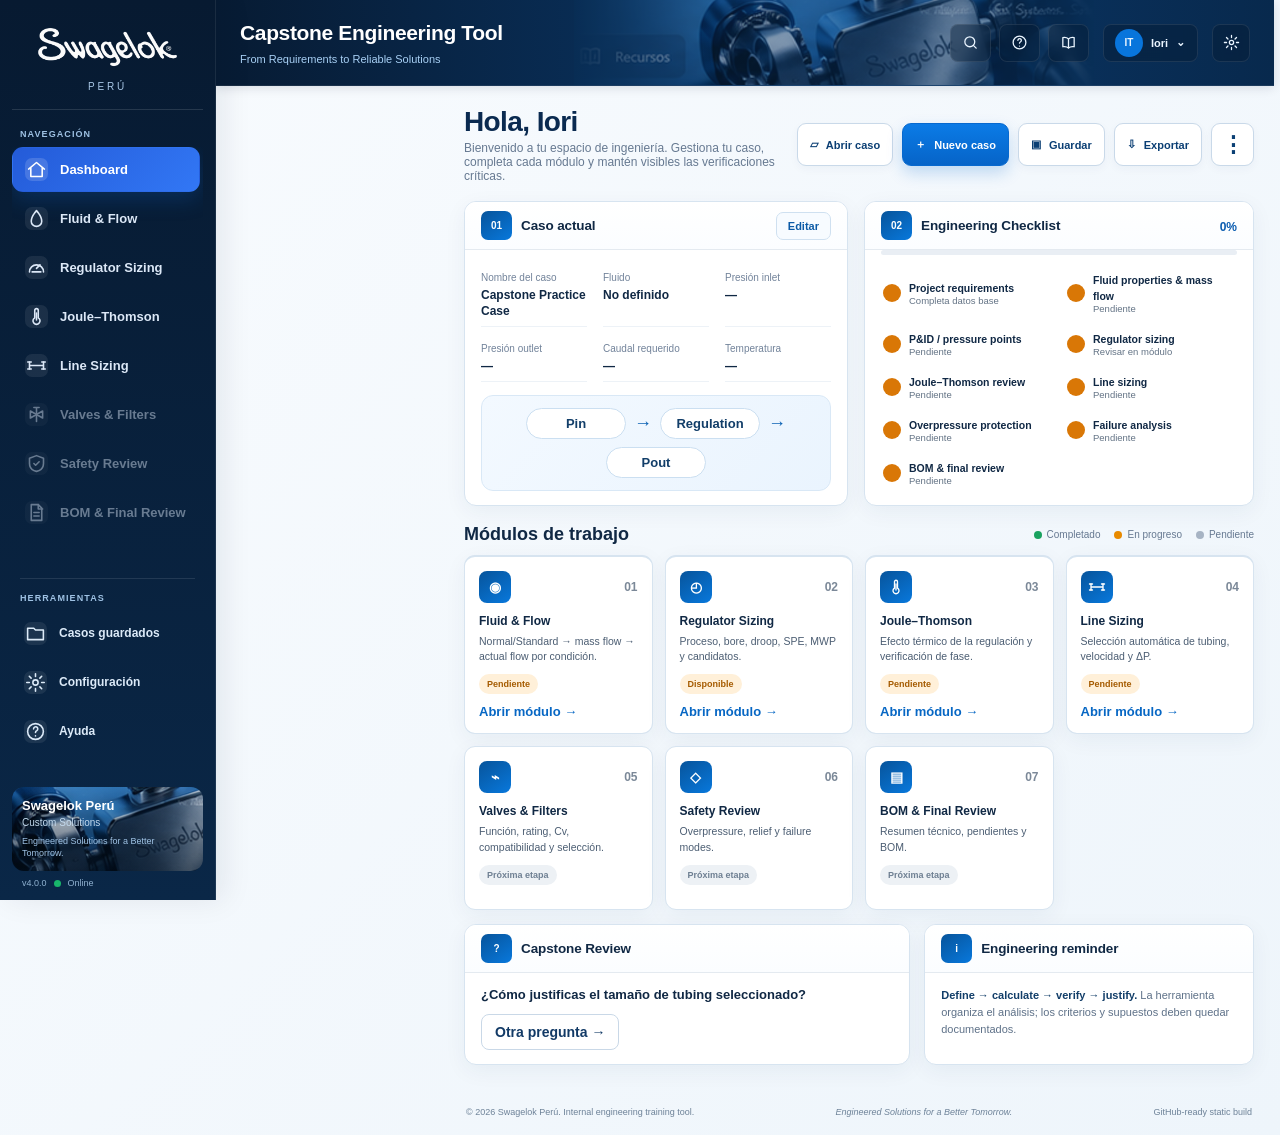
<file: index.html>
<!doctype html>
<html lang="es"><head><meta charset="utf-8"><meta name="viewport" content="width=device-width,initial-scale=1"><title>Swagelok Capstone Engineering Tool</title><link rel="stylesheet" href="styles.css"><link rel="stylesheet" href="capstone.css"></head>
<body class="capstone-page pro-dashboard">
<header class="suite-topbar pro-topbar"><div class="suite-title"><strong>Capstone Engineering Tool</strong><small>From Requirements to Reliable Solutions</small></div><div class="header-visual"></div><div class="global-tools"><button onclick="focusGlobalSearch()"><svg viewBox="0 0 24 24"><circle cx="11" cy="11" r="7"/><path d="m20 20-4-4"/></svg><span>Buscar</span><kbd>Ctrl + K</kbd></button><button onclick="showHelp()"><svg viewBox="0 0 24 24"><circle cx="12" cy="12" r="9"/><path d="M9.8 9a2.4 2.4 0 1 1 3.7 2c-1 .6-1.5 1.1-1.5 2M12 17h.01"/></svg><span>Ayuda</span></button><button onclick="showResources()"><svg viewBox="0 0 24 24"><path d="M4 5c4-1 6 0 8 2v13c-2-2-4-3-8-2V5Zm16 0c-4-1-6 0-8 2v13c2-2 4-3 8-2V5Z"/></svg><span>Recursos</span></button></div><button class="profile-button"><span class="avatar">IT</span><span>Iori</span><span>⌄</span></button><button class="settings-icon" onclick="openSettings()"><svg viewBox="0 0 24 24"><circle cx="12" cy="12" r="3"/><path d="M12 2v3M12 19v3M4.9 4.9 7 7M17 17l2.1 2.1M2 12h3M19 12h3M4.9 19.1 7 17M17 7l2.1-2.1"/></svg></button></header>
<aside class="suite-sidebar pro-sidebar"><div class="suite-brand"><img src="assets/logo/swagelok-white.png" alt="Swagelok"><span>PERÚ</span></div><div class="suite-section-label">NAVEGACIÓN</div><nav class="suite-nav">
<a class="suite-nav-item active" href="index.html"><span class="suite-nav-icon"><svg viewBox="0 0 24 24"><path d="M3 11.5 12 4l9 7.5"/><path d="M5.5 10.5V20h13v-9.5"/></svg></span><span>Dashboard</span></a>
<a class="suite-nav-item" href="fluid-flow.html"><span class="suite-nav-icon"><svg viewBox="0 0 24 24"><path d="M12 3s-6 7-6 12a6 6 0 0 0 12 0c0-5-6-12-6-12Z"/></svg></span><span>Fluid & Flow</span></a>
<a class="suite-nav-item" href="regulator.html"><span class="suite-nav-icon"><svg viewBox="0 0 24 24"><path d="M4 17a8 8 0 1 1 16 0"/><path d="m12 13 4-4"/><path d="M7 17h10"/></svg></span><span>Regulator Sizing</span></a>
<a class="suite-nav-item" href="joule-thomson.html"><span class="suite-nav-icon"><svg viewBox="0 0 24 24"><path d="M10 5a2 2 0 0 1 4 0v8.5a4 4 0 1 1-4 0Z"/><path d="M12 8v8"/></svg></span><span>Joule–Thomson</span></a>
<a class="suite-nav-item" href="line-sizing.html"><span class="suite-nav-icon"><svg viewBox="0 0 24 24"><path d="M4 8v8M20 8v8M4 12h16"/><path d="M2 8h4M18 8h4M2 16h4M18 16h4"/></svg></span><span>Line Sizing</span></a>
<a class="suite-nav-item disabled"><span class="suite-nav-icon"><svg viewBox="0 0 24 24"><path d="m5 8 7 4-7 4V8Zm14 0-7 4 7 4V8Z"/><path d="M12 4v16M9 4h6"/></svg></span><span>Valves & Filters</span></a>
<a class="suite-nav-item disabled"><span class="suite-nav-icon"><svg viewBox="0 0 24 24"><path d="M12 3 20 6v6c0 5-3.5 8-8 9-4.5-1-8-4-8-9V6l8-3Z"/><path d="m9 12 2 2 4-4"/></svg></span><span>Safety Review</span></a>
<a class="suite-nav-item disabled"><span class="suite-nav-icon"><svg viewBox="0 0 24 24"><path d="M6 3h8l4 4v14H6Z"/><path d="M14 3v5h5M9 12h6M9 16h6"/></svg></span><span>BOM & Final Review</span></a></nav>
<div class="suite-section-label tools-label">HERRAMIENTAS</div><nav class="suite-nav suite-tools"><button onclick="openSavedCases()"><span class="suite-nav-icon"><svg viewBox="0 0 24 24"><path d="M3 6h7l2 2h9v11H3Z"/></svg></span><span>Casos guardados</span></button><button onclick="openSettings()"><span class="suite-nav-icon"><svg viewBox="0 0 24 24"><circle cx="12" cy="12" r="3"/><path d="M12 2v3M12 19v3M4.9 4.9 7 7M17 17l2.1 2.1M2 12h3M19 12h3M4.9 19.1 7 17M17 7l2.1-2.1"/></svg></span><span>Configuración</span></button><button onclick="showHelp()"><span class="suite-nav-icon"><svg viewBox="0 0 24 24"><circle cx="12" cy="12" r="9"/><path d="M9.8 9a2.4 2.4 0 1 1 3.7 2c-1 .6-1.5 1.1-1.5 2M12 17h.01"/></svg></span><span>Ayuda</span></button></nav><div class="suite-sidebar-spacer"></div><a class="suite-footer-card" href="https://iori11taka.github.io/swagelok-tools-portal/"><strong>Swagelok Perú</strong><span>Custom Solutions</span><small>Engineered Solutions for a Better Tomorrow.</small></a><div class="version-row"><span>v4.0.0</span><span class="online-dot"></span><span>Online</span></div></aside>
<main class="app-shell pro-shell">
<div class="dashboard-welcome hero-welcome"><div><h1>Hola, Iori</h1><p>Bienvenido a tu espacio de ingeniería. Gestiona tu caso, completa cada módulo y mantén visibles las verificaciones críticas.</p></div><div class="workspace-actions"><button class="action-btn" onclick="openCaseFile()">▱ <span>Abrir caso</span></button><button class="action-btn primary" onclick="newCase()">＋ <span>Nuevo caso</span></button><button class="action-btn" onclick="saveCase()">▣ <span>Guardar</span></button><button class="action-btn" onclick="exportCase()">⇩ <span>Exportar</span></button><button class="action-btn square" onclick="showMoreMenu()">⋮</button></div></div><input id="caseFileInput" type="file" accept="application/json" hidden>
<section class="dashboard-top-grid">
<div class="section-card compact-card case-card"><div class="section-header"><div class="section-title-wrap"><span class="section-number navy">01</span><h2>Caso actual</h2></div><button class="text-action" onclick="toggleCaseEdit()">Editar</button></div><div class="case-compact-body"><div class="case-summary-grid" id="caseSummaryGrid"></div><div id="caseEditor" class="case-editor" hidden><div class="form-grid"><div class="form-group"><label>Nombre del caso</label><input id="caseName" value="Capstone Practice Case"></div><div class="form-group"><label>Fluido</label><input id="caseFluid" placeholder="Argon / Helium / GOX..."></div><div class="form-group"><label>Presión inlet</label><input id="casePin" placeholder="ej. 250 barg"></div><div class="form-group"><label>Presión outlet</label><input id="casePout" placeholder="ej. 10–11 barg"></div><div class="form-group"><label>Caudal requerido</label><input id="caseFlow" placeholder="ej. 5 NL/s"></div><div class="form-group"><label>Temperatura</label><input id="caseTemp" placeholder="ej. 15 °C"></div></div><div class="editor-actions"><button class="primary-top-button" onclick="saveCase();toggleCaseEdit(false)">Guardar requisitos</button><span id="saveMsg" class="save-msg"></span></div></div><div id="processSummary" class="process-summary pro-process"></div></div></div>
<div class="section-card compact-card checklist-card"><div class="section-header"><div class="section-title-wrap"><span class="section-number navy">02</span><h2>Engineering Checklist</h2></div><div class="progress-copy"><strong id="progressText">0%</strong></div></div><div class="progress-track"><span id="progressBar"></span></div><div id="checklist" class="checklist compact-checklist"></div></div>
</section>
<div class="section-row-heading"><h2>Módulos de trabajo</h2><div class="legend"><span><i class="lg done"></i>Completado</span><span><i class="lg progress"></i>En progreso</span><span><i class="lg pending"></i>Pendiente</span></div></div>
<section class="module-grid pro-module-grid" id="moduleGrid">
<a class="module-card ready" data-module="flow" href="fluid-flow.html"><div class="module-top"><span class="module-icon">◉</span><span class="module-num">01</span></div><h3>Fluid & Flow</h3><p>Normal/Standard → mass flow → actual flow por condición.</p><span class="module-status">Pendiente</span><b>Abrir módulo →</b></a>
<a class="module-card ready" data-module="reg" href="regulator.html"><div class="module-top"><span class="module-icon">◴</span><span class="module-num">02</span></div><h3>Regulator Sizing</h3><p>Proceso, bore, droop, SPE, MWP y candidatos.</p><span class="module-status">Disponible</span><b>Abrir módulo →</b></a>
<a class="module-card ready" data-module="jt" href="joule-thomson.html"><div class="module-top"><span class="module-icon"><svg viewBox="0 0 24 24"><path d="M10 5a2 2 0 0 1 4 0v8.5a4 4 0 1 1-4 0Z"/><path d="M12 8v8"/></svg></span><span class="module-num">03</span></div><h3>Joule–Thomson</h3><p>Efecto térmico de la regulación y verificación de fase.</p><span class="module-status">Pendiente</span><b>Abrir módulo →</b></a><a class="module-card ready" data-module="line" href="line-sizing.html"><div class="module-top"><span class="module-icon"><svg viewBox="0 0 24 24"><path d="M4 8v8M20 8v8M4 12h16"/><path d="M2 8h4M18 8h4M2 16h4M18 16h4"/></svg></span><span class="module-num">04</span></div><h3>Line Sizing</h3><p>Selección automática de tubing, velocidad y ΔP.</p><span class="module-status">Pendiente</span><b>Abrir módulo →</b></a>
<div class="module-card"><div class="module-top"><span class="module-icon">⌁</span><span class="module-num">05</span></div><h3>Valves & Filters</h3><p>Función, rating, Cv, compatibilidad y selección.</p><span class="module-status muted">Próxima etapa</span></div>
<div class="module-card"><div class="module-top"><span class="module-icon">◇</span><span class="module-num">06</span></div><h3>Safety Review</h3><p>Overpressure, relief y failure modes.</p><span class="module-status muted">Próxima etapa</span></div>
<div class="module-card"><div class="module-top"><span class="module-icon">▤</span><span class="module-num">07</span></div><h3>BOM & Final Review</h3><p>Resumen técnico, pendientes y BOM.</p><span class="module-status muted">Próxima etapa</span></div>
</section>
<section class="bottom-dashboard-grid"><div class="section-card review-card compact-card"><div class="section-header"><div class="section-title-wrap"><span class="section-number navy">?</span><h2>Capstone Review</h2></div></div><div class="review-q" id="reviewQ"></div><button class="header-btn ghost" onclick="nextQuestion()">Otra pregunta →</button></div><div class="section-card tip-card compact-card"><div class="section-header"><div class="section-title-wrap"><span class="section-number navy">i</span><h2>Engineering reminder</h2></div></div><p><strong>Define → calculate → verify → justify.</strong> La herramienta organiza el análisis; los criterios y supuestos deben quedar documentados.</p></div></section>
</main><footer class="app-footer"><span>© 2026 Swagelok Perú. Internal engineering training tool.</span><em>Engineered Solutions for a Better Tomorrow.</em><span>GitHub-ready static build</span></footer><script src="capstone.js"></script><script src="chrome.js"></script></body></html>
</file>
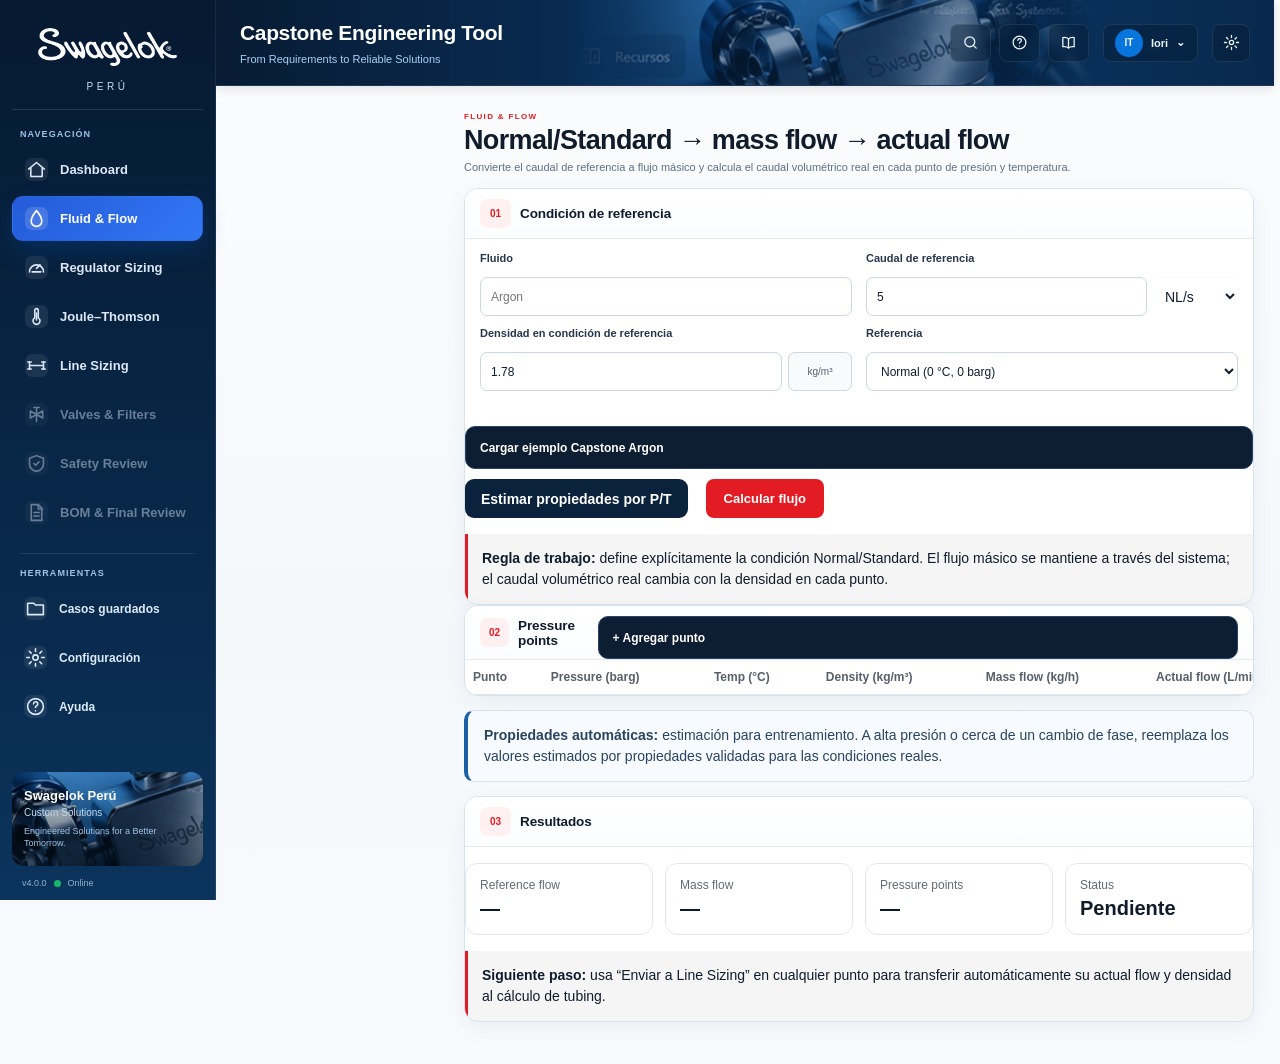
<file: fluid-flow.html>
<!doctype html>
<html lang="es"><head><meta charset="utf-8"><meta name="viewport" content="width=device-width,initial-scale=1"><title>Capstone | Fluid & Flow</title><link rel="stylesheet" href="styles.css"><link rel="stylesheet" href="capstone.css"></head><body>
<header class="suite-topbar pro-topbar"><div class="suite-title"><strong>Capstone Engineering Tool</strong><small>From Requirements to Reliable Solutions</small></div><div class="header-visual"></div><div class="global-tools"><button onclick="focusGlobalSearch()"><svg viewBox="0 0 24 24"><circle cx="11" cy="11" r="7"/><path d="m20 20-4-4"/></svg><span>Buscar</span><kbd>Ctrl + K</kbd></button><button onclick="showHelp()"><svg viewBox="0 0 24 24"><circle cx="12" cy="12" r="9"/><path d="M9.8 9a2.4 2.4 0 1 1 3.7 2c-1 .6-1.5 1.1-1.5 2M12 17h.01"/></svg><span>Ayuda</span></button><button onclick="showResources()"><svg viewBox="0 0 24 24"><path d="M4 5c4-1 6 0 8 2v13c-2-2-4-3-8-2V5Zm16 0c-4-1-6 0-8 2v13c2-2 4-3 8-2V5Z"/></svg><span>Recursos</span></button></div><button class="profile-button"><span class="avatar">IT</span><span>Iori</span><span>⌄</span></button><button class="settings-icon" onclick="openSettings()"><svg viewBox="0 0 24 24"><circle cx="12" cy="12" r="3"/><path d="M12 2v3M12 19v3M4.9 4.9 7 7M17 17l2.1 2.1M2 12h3M19 12h3M4.9 19.1 7 17M17 7l2.1-2.1"/></svg></button></header>
<aside class="suite-sidebar pro-sidebar"><div class="suite-brand"><img src="assets/logo/swagelok-white.png" alt="Swagelok"><span>PERÚ</span></div><div class="suite-section-label">NAVEGACIÓN</div><nav class="suite-nav">
<a class="suite-nav-item" href="index.html"><span class="suite-nav-icon"><svg viewBox="0 0 24 24"><path d="M3 11.5 12 4l9 7.5"/><path d="M5.5 10.5V20h13v-9.5"/></svg></span><span>Dashboard</span></a>
<a class="suite-nav-item active" href="fluid-flow.html"><span class="suite-nav-icon"><svg viewBox="0 0 24 24"><path d="M12 3s-6 7-6 12a6 6 0 0 0 12 0c0-5-6-12-6-12Z"/></svg></span><span>Fluid & Flow</span></a>
<a class="suite-nav-item" href="regulator.html"><span class="suite-nav-icon"><svg viewBox="0 0 24 24"><path d="M4 17a8 8 0 1 1 16 0"/><path d="m12 13 4-4"/><path d="M7 17h10"/></svg></span><span>Regulator Sizing</span></a>
<a class="suite-nav-item" href="joule-thomson.html"><span class="suite-nav-icon"><svg viewBox="0 0 24 24"><path d="M10 5a2 2 0 0 1 4 0v8.5a4 4 0 1 1-4 0Z"/><path d="M12 8v8"/></svg></span><span>Joule–Thomson</span></a>
<a class="suite-nav-item" href="line-sizing.html"><span class="suite-nav-icon"><svg viewBox="0 0 24 24"><path d="M4 8v8M20 8v8M4 12h16"/><path d="M2 8h4M18 8h4M2 16h4M18 16h4"/></svg></span><span>Line Sizing</span></a>
<a class="suite-nav-item disabled"><span class="suite-nav-icon"><svg viewBox="0 0 24 24"><path d="m5 8 7 4-7 4V8Zm14 0-7 4 7 4V8Z"/><path d="M12 4v16M9 4h6"/></svg></span><span>Valves & Filters</span></a>
<a class="suite-nav-item disabled"><span class="suite-nav-icon"><svg viewBox="0 0 24 24"><path d="M12 3 20 6v6c0 5-3.5 8-8 9-4.5-1-8-4-8-9V6l8-3Z"/><path d="m9 12 2 2 4-4"/></svg></span><span>Safety Review</span></a>
<a class="suite-nav-item disabled"><span class="suite-nav-icon"><svg viewBox="0 0 24 24"><path d="M6 3h8l4 4v14H6Z"/><path d="M14 3v5h5M9 12h6M9 16h6"/></svg></span><span>BOM & Final Review</span></a></nav>
<div class="suite-section-label tools-label">HERRAMIENTAS</div><nav class="suite-nav suite-tools"><button onclick="openSavedCases()"><span class="suite-nav-icon"><svg viewBox="0 0 24 24"><path d="M3 6h7l2 2h9v11H3Z"/></svg></span><span>Casos guardados</span></button><button onclick="openSettings()"><span class="suite-nav-icon"><svg viewBox="0 0 24 24"><circle cx="12" cy="12" r="3"/><path d="M12 2v3M12 19v3M4.9 4.9 7 7M17 17l2.1 2.1M2 12h3M19 12h3M4.9 19.1 7 17M17 7l2.1-2.1"/></svg></span><span>Configuración</span></button><button onclick="showHelp()"><span class="suite-nav-icon"><svg viewBox="0 0 24 24"><circle cx="12" cy="12" r="9"/><path d="M9.8 9a2.4 2.4 0 1 1 3.7 2c-1 .6-1.5 1.1-1.5 2M12 17h.01"/></svg></span><span>Ayuda</span></button></nav><div class="suite-sidebar-spacer"></div><a class="suite-footer-card" href="https://iori11taka.github.io/swagelok-tools-portal/"><strong>Swagelok Perú</strong><span>Custom Solutions</span><small>Engineered Solutions for a Better Tomorrow.</small></a><div class="version-row"><span>v4.0.0</span><span class="online-dot"></span><span>Online</span></div></aside>
<main class="app-shell"><div class="page-intro"><div class="intro-copy"><span class="eyebrow">FLUID & FLOW</span><h1>Normal/Standard → mass flow → actual flow</h1><p>Convierte el caudal de referencia a flujo másico y calcula el caudal volumétrico real en cada punto de presión y temperatura.</p></div></div>
<section class="section-card"><div class="section-header"><div class="section-title-wrap"><span class="section-number">01</span><h2>Condición de referencia</h2></div></div><div class="form-grid"><div class="form-group"><label>Fluido</label><input id="fluid" placeholder="Argon"></div><div class="form-group"><label>Caudal de referencia</label><div class="input-unit"><input id="refFlow" type="number" value="5" step="0.01"><select id="flowUnit"><option value="NLPS">NL/s</option><option value="NLPM">NL/min</option><option value="NM3H">Nm³/h</option></select></div></div><div class="form-group"><label>Densidad en condición de referencia</label><div class="input-unit"><input id="refDensity" type="number" value="1.78" step="0.001"><span class="unit-label">kg/m³</span></div></div><div class="form-group"><label>Referencia</label><select id="reference"><option>Normal (0 °C, 0 barg)</option><option>Standard (definir según proyecto)</option></select></div></div><div class="flow-actions"><button id="loadExample" class="suite-secondary-btn">Cargar ejemplo Capstone Argon</button><button id="autoProps" class="secondary-action" type="button">Estimar propiedades por P/T</button><button id="calculate" class="primary-top-button">Calcular flujo</button></div><div class="note-box"><strong>Regla de trabajo:</strong> define explícitamente la condición Normal/Standard. El flujo másico se mantiene a través del sistema; el caudal volumétrico real cambia con la densidad en cada punto.</div></section>
<section class="section-card"><div class="section-header"><div class="section-title-wrap"><span class="section-number">02</span><h2>Pressure points</h2></div><button id="addRow" class="suite-secondary-btn">+ Agregar punto</button></div><div class="flow-table-wrap"><table class="flow-table"><thead><tr><th>Punto</th><th>Pressure (barg)</th><th>Temp (°C)</th><th>Density (kg/m³)</th><th>Mass flow (kg/h)</th><th>Actual flow (L/min)</th><th></th></tr></thead><tbody id="pointsBody"></tbody></table></div></section>
<div class="engineering-note"><strong>Propiedades automáticas:</strong> estimación para entrenamiento. A alta presión o cerca de un cambio de fase, reemplaza los valores estimados por propiedades validadas para las condiciones reales.</div>
<section class="section-card"><div class="section-header"><div class="section-title-wrap"><span class="section-number">03</span><h2>Resultados</h2></div></div><div class="line-results"><div class="metric-box"><span>Reference flow</span><strong id="refOut">—</strong></div><div class="metric-box"><span>Mass flow</span><strong id="massOut">—</strong></div><div class="metric-box"><span>Pressure points</span><strong id="pointsOut">—</strong></div><div class="metric-box"><span>Status</span><strong id="statusOut">Pendiente</strong></div></div><div id="flowStatus"></div><div class="note-box"><strong>Siguiente paso:</strong> usa “Enviar a Line Sizing” en cualquier punto para transferir automáticamente su actual flow y densidad al cálculo de tubing.</div></section></main><script src="fluid-flow.js"></script><script src="chrome.js"></script></body></html>
</file>
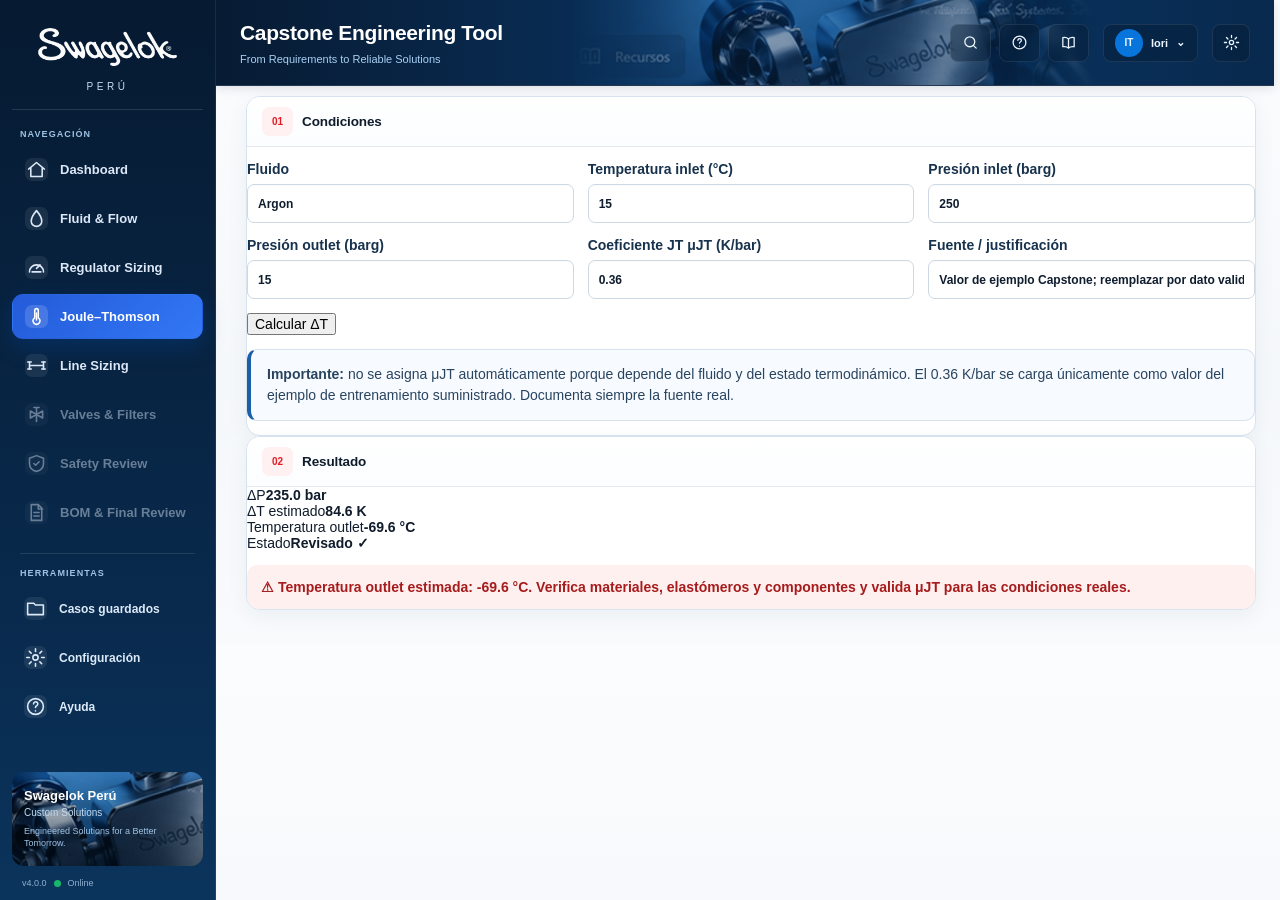
<file: joule-thomson.html>
<!doctype html><html lang="es"><head><meta charset="utf-8"><meta name="viewport" content="width=device-width,initial-scale=1"><title>Joule–Thomson | Capstone</title><link rel="stylesheet" href="styles.css"><link rel="stylesheet" href="capstone.css"></head><body><aside class="suite-sidebar pro-sidebar"><div class="suite-brand"><img src="assets/logo/swagelok-white.png" alt="Swagelok"><span>PERÚ</span></div><div class="suite-section-label">NAVEGACIÓN</div><nav class="suite-nav">
<a class="suite-nav-item" href="index.html"><span class="suite-nav-icon"><svg viewBox="0 0 24 24"><path d="M3 11.5 12 4l9 7.5"/><path d="M5.5 10.5V20h13v-9.5"/></svg></span><span>Dashboard</span></a>
<a class="suite-nav-item" href="fluid-flow.html"><span class="suite-nav-icon"><svg viewBox="0 0 24 24"><path d="M12 3s-6 7-6 12a6 6 0 0 0 12 0c0-5-6-12-6-12Z"/></svg></span><span>Fluid & Flow</span></a>
<a class="suite-nav-item" href="regulator.html"><span class="suite-nav-icon"><svg viewBox="0 0 24 24"><path d="M4 17a8 8 0 1 1 16 0"/><path d="m12 13 4-4"/><path d="M7 17h10"/></svg></span><span>Regulator Sizing</span></a>
<a class="suite-nav-item active" href="joule-thomson.html"><span class="suite-nav-icon"><svg viewBox="0 0 24 24"><path d="M10 5a2 2 0 0 1 4 0v8.5a4 4 0 1 1-4 0Z"/><path d="M12 8v8"/></svg></span><span>Joule–Thomson</span></a>
<a class="suite-nav-item" href="line-sizing.html"><span class="suite-nav-icon"><svg viewBox="0 0 24 24"><path d="M4 8v8M20 8v8M4 12h16"/><path d="M2 8h4M18 8h4M2 16h4M18 16h4"/></svg></span><span>Line Sizing</span></a>
<a class="suite-nav-item disabled"><span class="suite-nav-icon"><svg viewBox="0 0 24 24"><path d="m5 8 7 4-7 4V8Zm14 0-7 4 7 4V8Z"/><path d="M12 4v16M9 4h6"/></svg></span><span>Valves & Filters</span></a>
<a class="suite-nav-item disabled"><span class="suite-nav-icon"><svg viewBox="0 0 24 24"><path d="M12 3 20 6v6c0 5-3.5 8-8 9-4.5-1-8-4-8-9V6l8-3Z"/><path d="m9 12 2 2 4-4"/></svg></span><span>Safety Review</span></a>
<a class="suite-nav-item disabled"><span class="suite-nav-icon"><svg viewBox="0 0 24 24"><path d="M6 3h8l4 4v14H6Z"/><path d="M14 3v5h5M9 12h6M9 16h6"/></svg></span><span>BOM & Final Review</span></a></nav>
<div class="suite-section-label tools-label">HERRAMIENTAS</div><nav class="suite-nav suite-tools"><button onclick="openSavedCases()"><span class="suite-nav-icon"><svg viewBox="0 0 24 24"><path d="M3 6h7l2 2h9v11H3Z"/></svg></span><span>Casos guardados</span></button><button onclick="openSettings()"><span class="suite-nav-icon"><svg viewBox="0 0 24 24"><circle cx="12" cy="12" r="3"/><path d="M12 2v3M12 19v3M4.9 4.9 7 7M17 17l2.1 2.1M2 12h3M19 12h3M4.9 19.1 7 17M17 7l2.1-2.1"/></svg></span><span>Configuración</span></button><button onclick="showHelp()"><span class="suite-nav-icon"><svg viewBox="0 0 24 24"><circle cx="12" cy="12" r="9"/><path d="M9.8 9a2.4 2.4 0 1 1 3.7 2c-1 .6-1.5 1.1-1.5 2M12 17h.01"/></svg></span><span>Ayuda</span></button></nav><div class="suite-sidebar-spacer"></div><a class="suite-footer-card" href="https://iori11taka.github.io/swagelok-tools-portal/"><strong>Swagelok Perú</strong><span>Custom Solutions</span><small>Engineered Solutions for a Better Tomorrow.</small></a><div class="version-row"><span>v4.0.0</span><span class="online-dot"></span><span>Online</span></div></aside><header class="suite-topbar pro-topbar"><div class="suite-title"><strong>Capstone Engineering Tool</strong><small>From Requirements to Reliable Solutions</small></div><div class="header-visual"></div><div class="global-tools"><button onclick="focusGlobalSearch()"><svg viewBox="0 0 24 24"><circle cx="11" cy="11" r="7"/><path d="m20 20-4-4"/></svg><span>Buscar</span><kbd>Ctrl + K</kbd></button><button onclick="showHelp()"><svg viewBox="0 0 24 24"><circle cx="12" cy="12" r="9"/><path d="M9.8 9a2.4 2.4 0 1 1 3.7 2c-1 .6-1.5 1.1-1.5 2M12 17h.01"/></svg><span>Ayuda</span></button><button onclick="showResources()"><svg viewBox="0 0 24 24"><path d="M4 5c4-1 6 0 8 2v13c-2-2-4-3-8-2V5Zm16 0c-4-1-6 0-8 2v13c2-2 4-3 8-2V5Z"/></svg><span>Recursos</span></button></div><button class="profile-button"><span class="avatar">IT</span><span>Iori</span><span>⌄</span></button><button class="settings-icon" onclick="openSettings()"><svg viewBox="0 0 24 24"><circle cx="12" cy="12" r="3"/><path d="M12 2v3M12 19v3M4.9 4.9 7 7M17 17l2.1 2.1M2 12h3M19 12h3M4.9 19.1 7 17M17 7l2.1-2.1"/></svg></button></header><main class="app-shell"><div class="page-intro"><div class="intro-copy"><span class="eyebrow">THERMAL REVIEW</span><h1>Joule–Thomson temperature check</h1><p>Evalúa el cambio de temperatura asociado a una caída de presión y documenta el coeficiente utilizado.</p></div></div><section class="section-card"><div class="section-header"><div class="section-title-wrap"><span class="section-number">01</span><h2>Condiciones</h2></div></div><div class="jt-grid"><label>Fluido<input id="fluid" value="Argon"></label><label>Temperatura inlet (°C)<input id="tin" type="number" value="15"></label><label>Presión inlet (barg)<input id="pin" type="number" value="250"></label><label>Presión outlet (barg)<input id="pout" type="number" value="15"></label><label>Coeficiente JT μJT (K/bar)<input id="mu" type="number" step="0.01" value="0.36"></label><label>Fuente / justificación<input id="source" value="Valor de ejemplo Capstone; reemplazar por dato validado"></label></div><button id="calc" class="primary-action">Calcular ΔT</button><div class="engineering-note"><strong>Importante:</strong> no se asigna μJT automáticamente porque depende del fluido y del estado termodinámico. El 0.36 K/bar se carga únicamente como valor del ejemplo de entrenamiento suministrado. Documenta siempre la fuente real.</div></section><section class="section-card"><div class="section-header"><div class="section-title-wrap"><span class="section-number">02</span><h2>Resultado</h2></div></div><div class="result-grid"><div class="metric-card"><span>ΔP</span><strong id="dp">—</strong></div><div class="metric-card"><span>ΔT estimado</span><strong id="dt">—</strong></div><div class="metric-card"><span>Temperatura outlet</span><strong id="tout">—</strong></div><div class="metric-card"><span>Estado</span><strong id="statusText">Pendiente</strong></div></div><div id="banner" class="status-banner"></div></section></main><script src="joule-thomson.js"></script><script src="chrome.js"></script></body></html>
</file>
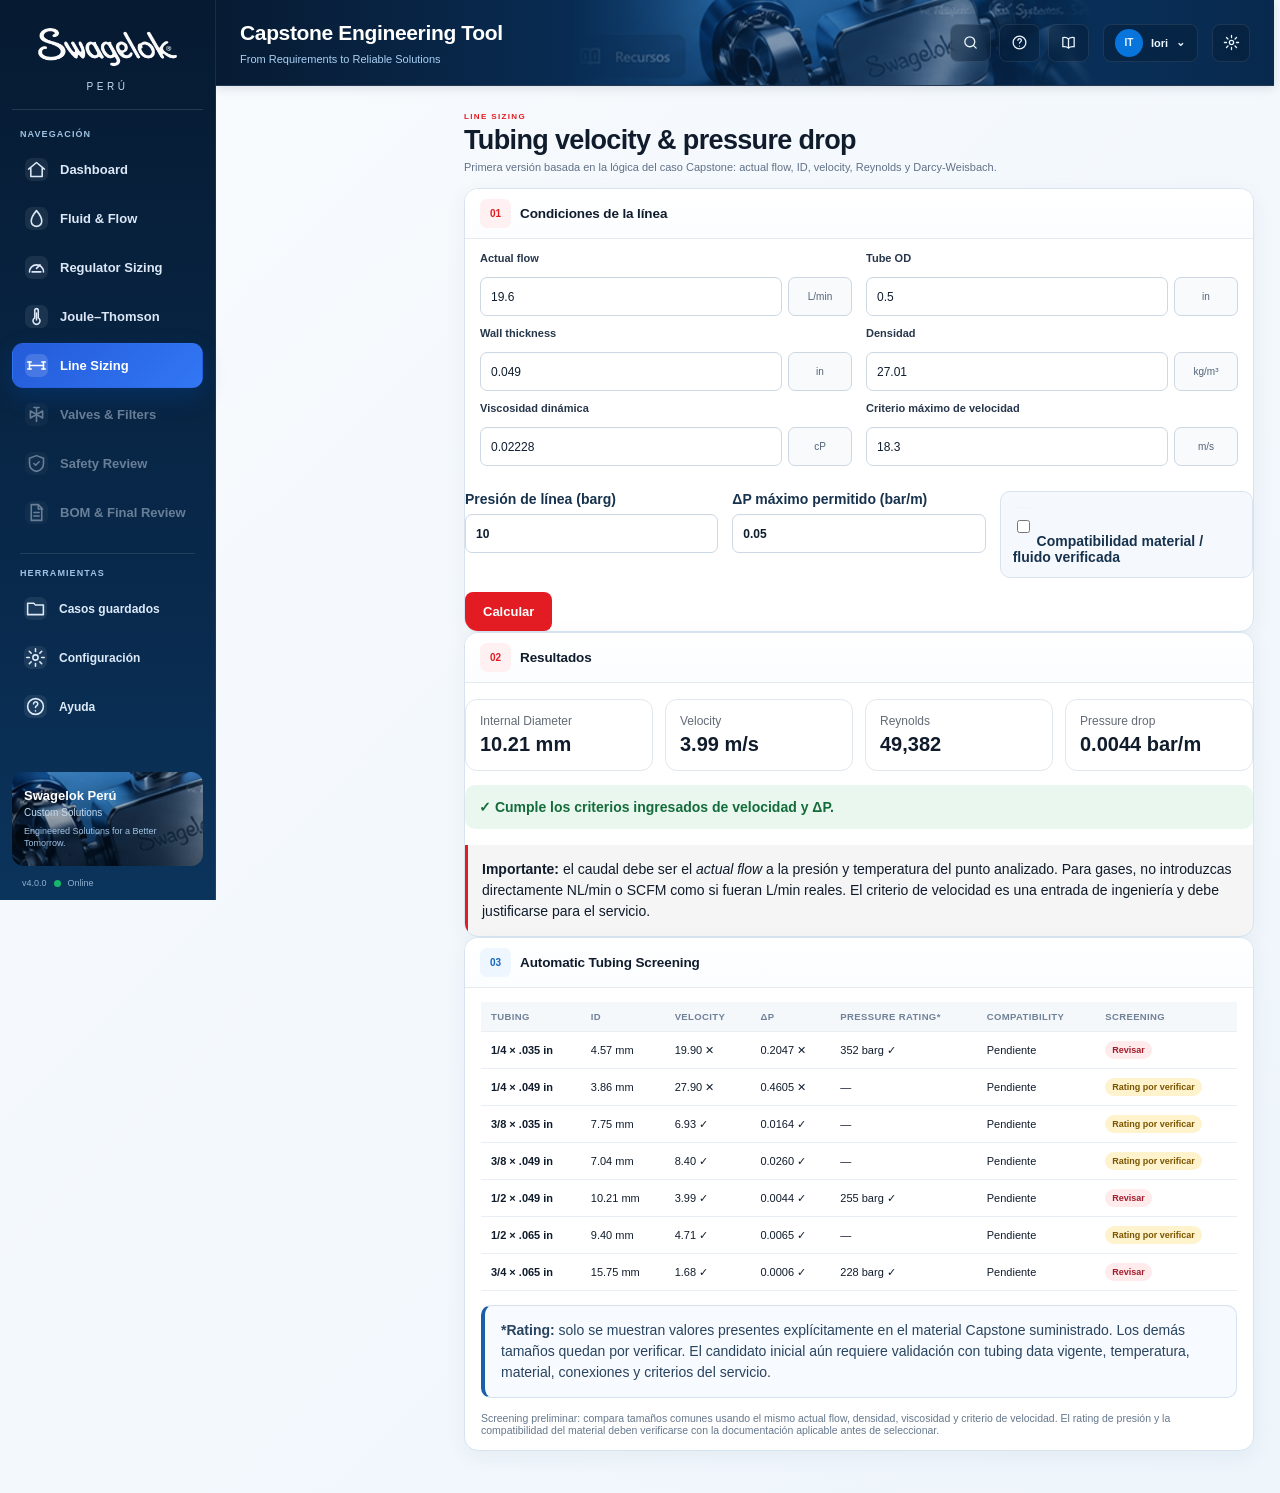
<file: line-sizing.html>
<!doctype html><html lang="es"><head><meta charset="utf-8"><meta name="viewport" content="width=device-width,initial-scale=1"><title>Capstone | Line Sizing</title><link rel="stylesheet" href="styles.css"><link rel="stylesheet" href="capstone.css"></head><body class="professional-page">
<header class="suite-topbar pro-topbar"><div class="suite-title"><strong>Capstone Engineering Tool</strong><small>From Requirements to Reliable Solutions</small></div><div class="header-visual"></div><div class="global-tools"><button onclick="focusGlobalSearch()"><svg viewBox="0 0 24 24"><circle cx="11" cy="11" r="7"/><path d="m20 20-4-4"/></svg><span>Buscar</span><kbd>Ctrl + K</kbd></button><button onclick="showHelp()"><svg viewBox="0 0 24 24"><circle cx="12" cy="12" r="9"/><path d="M9.8 9a2.4 2.4 0 1 1 3.7 2c-1 .6-1.5 1.1-1.5 2M12 17h.01"/></svg><span>Ayuda</span></button><button onclick="showResources()"><svg viewBox="0 0 24 24"><path d="M4 5c4-1 6 0 8 2v13c-2-2-4-3-8-2V5Zm16 0c-4-1-6 0-8 2v13c2-2 4-3 8-2V5Z"/></svg><span>Recursos</span></button></div><button class="profile-button"><span class="avatar">IT</span><span>Iori</span><span>⌄</span></button><button class="settings-icon" onclick="openSettings()"><svg viewBox="0 0 24 24"><circle cx="12" cy="12" r="3"/><path d="M12 2v3M12 19v3M4.9 4.9 7 7M17 17l2.1 2.1M2 12h3M19 12h3M4.9 19.1 7 17M17 7l2.1-2.1"/></svg></button></header>
<aside class="suite-sidebar pro-sidebar"><div class="suite-brand"><img src="assets/logo/swagelok-white.png" alt="Swagelok"><span>PERÚ</span></div><div class="suite-section-label">NAVEGACIÓN</div><nav class="suite-nav">
<a class="suite-nav-item" href="index.html"><span class="suite-nav-icon"><svg viewBox="0 0 24 24"><path d="M3 11.5 12 4l9 7.5"/><path d="M5.5 10.5V20h13v-9.5"/></svg></span><span>Dashboard</span></a>
<a class="suite-nav-item" href="fluid-flow.html"><span class="suite-nav-icon"><svg viewBox="0 0 24 24"><path d="M12 3s-6 7-6 12a6 6 0 0 0 12 0c0-5-6-12-6-12Z"/></svg></span><span>Fluid & Flow</span></a>
<a class="suite-nav-item" href="regulator.html"><span class="suite-nav-icon"><svg viewBox="0 0 24 24"><path d="M4 17a8 8 0 1 1 16 0"/><path d="m12 13 4-4"/><path d="M7 17h10"/></svg></span><span>Regulator Sizing</span></a>
<a class="suite-nav-item" href="joule-thomson.html"><span class="suite-nav-icon"><svg viewBox="0 0 24 24"><path d="M10 5a2 2 0 0 1 4 0v8.5a4 4 0 1 1-4 0Z"/><path d="M12 8v8"/></svg></span><span>Joule–Thomson</span></a>
<a class="suite-nav-item active" href="line-sizing.html"><span class="suite-nav-icon"><svg viewBox="0 0 24 24"><path d="M4 8v8M20 8v8M4 12h16"/><path d="M2 8h4M18 8h4M2 16h4M18 16h4"/></svg></span><span>Line Sizing</span></a>
<a class="suite-nav-item disabled"><span class="suite-nav-icon"><svg viewBox="0 0 24 24"><path d="m5 8 7 4-7 4V8Zm14 0-7 4 7 4V8Z"/><path d="M12 4v16M9 4h6"/></svg></span><span>Valves & Filters</span></a>
<a class="suite-nav-item disabled"><span class="suite-nav-icon"><svg viewBox="0 0 24 24"><path d="M12 3 20 6v6c0 5-3.5 8-8 9-4.5-1-8-4-8-9V6l8-3Z"/><path d="m9 12 2 2 4-4"/></svg></span><span>Safety Review</span></a>
<a class="suite-nav-item disabled"><span class="suite-nav-icon"><svg viewBox="0 0 24 24"><path d="M6 3h8l4 4v14H6Z"/><path d="M14 3v5h5M9 12h6M9 16h6"/></svg></span><span>BOM & Final Review</span></a></nav>
<div class="suite-section-label tools-label">HERRAMIENTAS</div><nav class="suite-nav suite-tools"><button onclick="openSavedCases()"><span class="suite-nav-icon"><svg viewBox="0 0 24 24"><path d="M3 6h7l2 2h9v11H3Z"/></svg></span><span>Casos guardados</span></button><button onclick="openSettings()"><span class="suite-nav-icon"><svg viewBox="0 0 24 24"><circle cx="12" cy="12" r="3"/><path d="M12 2v3M12 19v3M4.9 4.9 7 7M17 17l2.1 2.1M2 12h3M19 12h3M4.9 19.1 7 17M17 7l2.1-2.1"/></svg></span><span>Configuración</span></button><button onclick="showHelp()"><span class="suite-nav-icon"><svg viewBox="0 0 24 24"><circle cx="12" cy="12" r="9"/><path d="M9.8 9a2.4 2.4 0 1 1 3.7 2c-1 .6-1.5 1.1-1.5 2M12 17h.01"/></svg></span><span>Ayuda</span></button></nav><div class="suite-sidebar-spacer"></div><a class="suite-footer-card" href="https://iori11taka.github.io/swagelok-tools-portal/"><strong>Swagelok Perú</strong><span>Custom Solutions</span><small>Engineered Solutions for a Better Tomorrow.</small></a><div class="version-row"><span>v4.0.0</span><span class="online-dot"></span><span>Online</span></div></aside>
<main class="app-shell"><div class="page-intro"><div class="intro-copy"><span class="eyebrow">LINE SIZING</span><h1>Tubing velocity & pressure drop</h1><p>Primera versión basada en la lógica del caso Capstone: actual flow, ID, velocity, Reynolds y Darcy-Weisbach.</p></div></div>
<div id="importBanner" class="import-banner" hidden></div><section class="section-card"><div class="section-header"><div class="section-title-wrap"><span class="section-number">01</span><h2>Condiciones de la línea</h2></div></div><div class="form-grid"><div class="form-group"><label>Actual flow</label><div class="input-unit"><input id="flow" type="number" value="19.6" step="0.1"><span class="unit-label">L/min</span></div></div><div class="form-group"><label>Tube OD</label><div class="input-unit"><input id="od" type="number" value="0.5" step="0.001"><span class="unit-label">in</span></div></div><div class="form-group"><label>Wall thickness</label><div class="input-unit"><input id="wall" type="number" value="0.049" step="0.001"><span class="unit-label">in</span></div></div><div class="form-group"><label>Densidad</label><div class="input-unit"><input id="rho" type="number" value="27.01" step="0.01"><span class="unit-label">kg/m³</span></div></div><div class="form-group"><label>Viscosidad dinámica</label><div class="input-unit"><input id="mu" type="number" value="0.02228" step="0.00001"><span class="unit-label">cP</span></div></div><div class="form-group"><label>Criterio máximo de velocidad</label><div class="input-unit"><input id="vmax" type="number" value="18.3" step="0.1"><span class="unit-label">m/s</span></div></div></div><div class="advanced-grid"><label>Presión de línea (barg)<input id="linePressure" type="number" step="0.1" value="10"></label><label>ΔP máximo permitido (bar/m)<input id="dpMax" type="number" step="0.001" value="0.05"></label><label class="compat-check"><span><input id="compat" type="checkbox"> Compatibilidad material / fluido verificada</span></label></div><button id="calc" class="primary-top-button">Calcular</button><div id="validationMessage"></div></section>
<section class="section-card"><div class="section-header"><div class="section-title-wrap"><span class="section-number">02</span><h2>Resultados</h2></div></div><div class="line-results"><div class="metric-box"><span>Internal Diameter</span><strong id="idOut">—</strong></div><div class="metric-box"><span>Velocity</span><strong id="velOut">—</strong></div><div class="metric-box"><span>Reynolds</span><strong id="reOut">—</strong></div><div class="metric-box"><span>Pressure drop</span><strong id="dpOut">—</strong></div></div><div id="status"></div><div class="note-box"><strong>Importante:</strong> el caudal debe ser el <em>actual flow</em> a la presión y temperatura del punto analizado. Para gases, no introduzcas directamente NL/min o SCFM como si fueran L/min reales. El criterio de velocidad es una entrada de ingeniería y debe justificarse para el servicio.</div></section>
<section class="section-card"><div class="section-header"><div class="section-title-wrap"><span class="section-number blue">03</span><h2>Automatic Tubing Screening</h2></div></div><div class="tube-selector"><div id="tubeTable"></div><p class="auto-note">Screening preliminar: compara tamaños comunes usando el mismo actual flow, densidad, viscosidad y criterio de velocidad. El rating de presión y la compatibilidad del material deben verificarse con la documentación aplicable antes de seleccionar.</p></div></section></main><script src="line-sizing.js"></script><script src="chrome.js"></script></body></html>
</file>
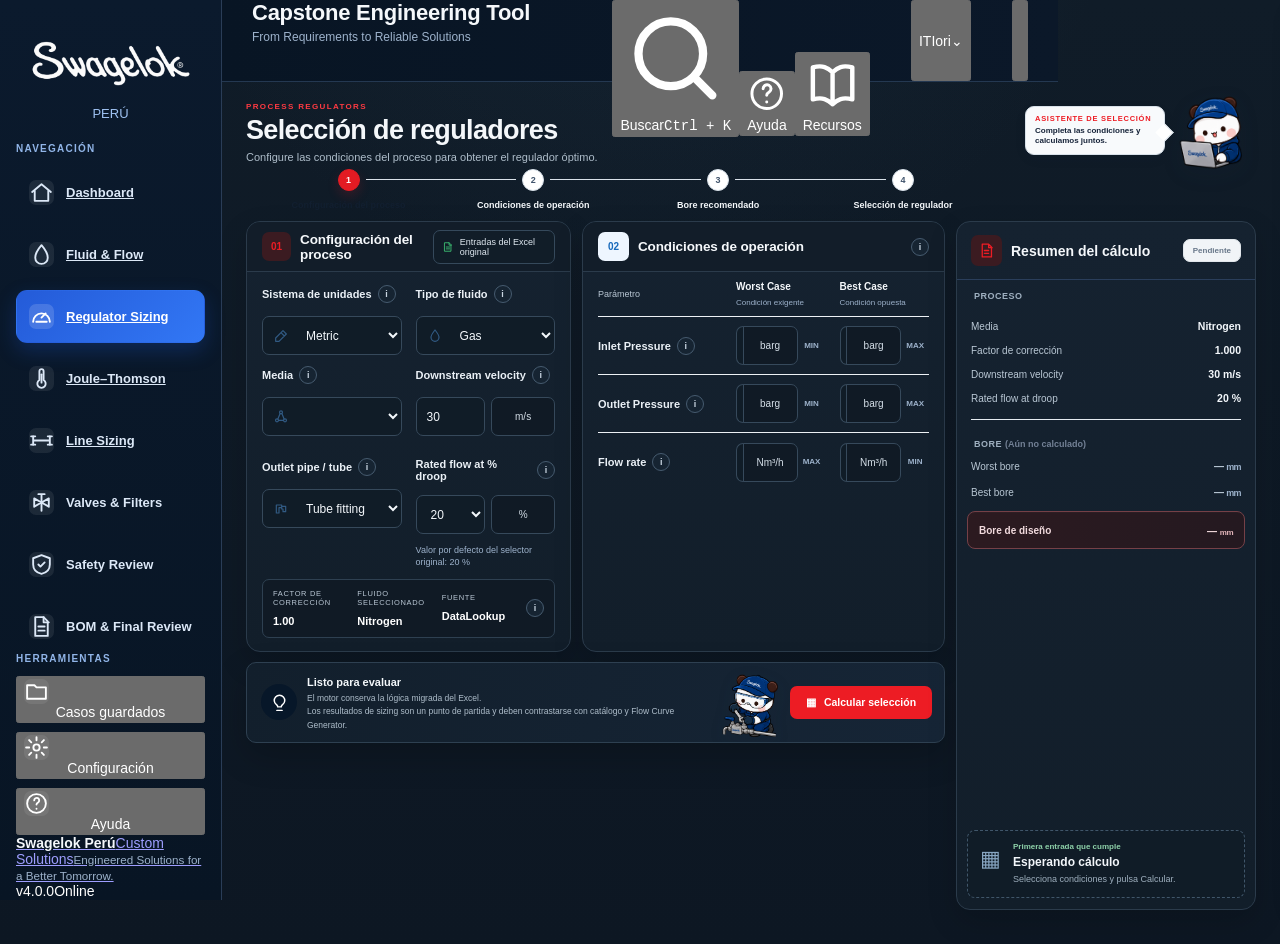
<file: regulator.html>
<!DOCTYPE html>

<html lang="es">
<head>
<meta charset="utf-8"/>
<meta content="width=device-width, initial-scale=1.0" name="viewport"/>
<meta content="#0b1220" name="theme-color"/>
<title>Capstone | Regulator Selection</title>
<link href="data:image/svg+xml,&lt;svg xmlns=%22http://www.w3.org/2000/svg%22 viewBox=%220 0 64 64%22&gt;&lt;rect width=%2264%22 height=%2264%22 rx=%2214%22 fill=%22%23e31b23%22/&gt;&lt;text x=%2232%22 y=%2242%22 font-size=%2234%22 text-anchor=%22middle%22 fill=%22white%22 font-family=%22Arial%22 font-weight=%22700%22&gt;S&lt;/text&gt;&lt;/svg&gt;" rel="icon"/>
<link href="styles.css" rel="stylesheet">
</link></head>
<body>


<header class="suite-topbar pro-topbar"><div class="suite-title"><strong>Capstone Engineering Tool</strong><small>From Requirements to Reliable Solutions</small></div><div class="header-visual"></div><div class="global-tools"><button onclick="focusGlobalSearch()"><svg viewBox="0 0 24 24"><circle cx="11" cy="11" r="7"/><path d="m20 20-4-4"/></svg><span>Buscar</span><kbd>Ctrl + K</kbd></button><button onclick="showHelp()"><svg viewBox="0 0 24 24"><circle cx="12" cy="12" r="9"/><path d="M9.8 9a2.4 2.4 0 1 1 3.7 2c-1 .6-1.5 1.1-1.5 2M12 17h.01"/></svg><span>Ayuda</span></button><button onclick="showResources()"><svg viewBox="0 0 24 24"><path d="M4 5c4-1 6 0 8 2v13c-2-2-4-3-8-2V5Zm16 0c-4-1-6 0-8 2v13c2-2 4-3 8-2V5Z"/></svg><span>Recursos</span></button></div><button class="profile-button"><span class="avatar">IT</span><span>Iori</span><span>⌄</span></button><button class="settings-icon" onclick="openSettings()"><svg viewBox="0 0 24 24"><circle cx="12" cy="12" r="3"/><path d="M12 2v3M12 19v3M4.9 4.9 7 7M17 17l2.1 2.1M2 12h3M19 12h3M4.9 19.1 7 17M17 7l2.1-2.1"/></svg></button></header>
<aside class="suite-sidebar pro-sidebar"><div class="suite-brand"><img src="assets/logo/swagelok-white.png" alt="Swagelok"><span>PERÚ</span></div><div class="suite-section-label">NAVEGACIÓN</div><nav class="suite-nav">
<a class="suite-nav-item" href="index.html"><span class="suite-nav-icon"><svg viewBox="0 0 24 24"><path d="M3 11.5 12 4l9 7.5"/><path d="M5.5 10.5V20h13v-9.5"/></svg></span><span>Dashboard</span></a>
<a class="suite-nav-item" href="fluid-flow.html"><span class="suite-nav-icon"><svg viewBox="0 0 24 24"><path d="M12 3s-6 7-6 12a6 6 0 0 0 12 0c0-5-6-12-6-12Z"/></svg></span><span>Fluid & Flow</span></a>
<a class="suite-nav-item active" href="regulator.html"><span class="suite-nav-icon"><svg viewBox="0 0 24 24"><path d="M4 17a8 8 0 1 1 16 0"/><path d="m12 13 4-4"/><path d="M7 17h10"/></svg></span><span>Regulator Sizing</span></a>
<a class="suite-nav-item" href="joule-thomson.html"><span class="suite-nav-icon"><svg viewBox="0 0 24 24"><path d="M10 5a2 2 0 0 1 4 0v8.5a4 4 0 1 1-4 0Z"/><path d="M12 8v8"/></svg></span><span>Joule–Thomson</span></a>
<a class="suite-nav-item" href="line-sizing.html"><span class="suite-nav-icon"><svg viewBox="0 0 24 24"><path d="M4 8v8M20 8v8M4 12h16"/><path d="M2 8h4M18 8h4M2 16h4M18 16h4"/></svg></span><span>Line Sizing</span></a>
<a class="suite-nav-item disabled"><span class="suite-nav-icon"><svg viewBox="0 0 24 24"><path d="m5 8 7 4-7 4V8Zm14 0-7 4 7 4V8Z"/><path d="M12 4v16M9 4h6"/></svg></span><span>Valves & Filters</span></a>
<a class="suite-nav-item disabled"><span class="suite-nav-icon"><svg viewBox="0 0 24 24"><path d="M12 3 20 6v6c0 5-3.5 8-8 9-4.5-1-8-4-8-9V6l8-3Z"/><path d="m9 12 2 2 4-4"/></svg></span><span>Safety Review</span></a>
<a class="suite-nav-item disabled"><span class="suite-nav-icon"><svg viewBox="0 0 24 24"><path d="M6 3h8l4 4v14H6Z"/><path d="M14 3v5h5M9 12h6M9 16h6"/></svg></span><span>BOM & Final Review</span></a></nav>
<div class="suite-section-label tools-label">HERRAMIENTAS</div><nav class="suite-nav suite-tools"><button onclick="openSavedCases()"><span class="suite-nav-icon"><svg viewBox="0 0 24 24"><path d="M3 6h7l2 2h9v11H3Z"/></svg></span><span>Casos guardados</span></button><button onclick="openSettings()"><span class="suite-nav-icon"><svg viewBox="0 0 24 24"><circle cx="12" cy="12" r="3"/><path d="M12 2v3M12 19v3M4.9 4.9 7 7M17 17l2.1 2.1M2 12h3M19 12h3M4.9 19.1 7 17M17 7l2.1-2.1"/></svg></span><span>Configuración</span></button><button onclick="showHelp()"><span class="suite-nav-icon"><svg viewBox="0 0 24 24"><circle cx="12" cy="12" r="9"/><path d="M9.8 9a2.4 2.4 0 1 1 3.7 2c-1 .6-1.5 1.1-1.5 2M12 17h.01"/></svg></span><span>Ayuda</span></button></nav><div class="suite-sidebar-spacer"></div><a class="suite-footer-card" href="https://iori11taka.github.io/swagelok-tools-portal/"><strong>Swagelok Perú</strong><span>Custom Solutions</span><small>Engineered Solutions for a Better Tomorrow.</small></a><div class="version-row"><span>v4.0.0</span><span class="online-dot"></span><span>Online</span></div></aside>
<main class="app-shell">
<section id="sizingSection">
<div class="page-intro page-intro-with-mascot">
<div class="intro-copy">
<span class="eyebrow">PROCESS REGULATORS</span>
<h1 id="pageTitle">Selección de reguladores</h1>
<p id="pageSubtitle">Configure las condiciones del proceso para obtener el regulador óptimo.</p>
</div>
<div aria-hidden="true" class="mascot-guide">
<div class="mascot-speech"><span>Asistente de selección</span><strong>Completa las condiciones y calculamos juntos.</strong></div>
<img alt="" src="assets/mascot-laptop.png"/>
</div>
</div>
<div aria-label="Progreso del cálculo" class="stepper">
<div class="step active" data-step="1"><span>1</span><strong id="step1Label">Configuración del proceso</strong></div>
<div class="step" data-step="2"><span>2</span><strong id="step2Label">Condiciones de operación</strong></div>
<div class="step" data-step="3"><span>3</span><strong id="step3Label">Bore recomendado</strong></div>
<div class="step" data-step="4"><span>4</span><strong id="step4Label">Selección de regulador</strong></div>
</div>
<div class="workspace-grid">
<div class="main-column">
<section class="section-card">
<div class="section-header">
<div class="section-title-wrap"><span class="section-number">01</span><h2>Configuración del proceso</h2></div>
<span class="source-chip">
<svg aria-hidden="true" viewbox="0 0 24 24"><path d="M6 3h9l4 4v14H6zM15 3v5h5M9 12h7M9 16h7"></path></svg>
                Entradas del Excel original
              </span>
</div>
<div class="form-grid">
<div class="form-group">
<label for="unitSystem">Sistema de unidades <button class="info-button" data-tooltip="Cambia de forma coordinada las unidades de presión, caudal, velocidad y diámetro. Metric usa barg, Nm³/h o L/min, m/s y mm. Imperial usa psig, SCFM o US gal/min, ft/s e inch." type="button">i</button></label>
<div class="field-with-icon">
<svg aria-hidden="true" viewbox="0 0 24 24"><path d="M4 15 15 4l5 5L9 20H4zM12 7l5 5"></path></svg>
<select id="unitSystem"><option value="metric">Metric</option><option value="imperial">Imperial</option></select>
</div>
</div>
<div class="form-group">
<label for="fluidType">Tipo de fluido <button class="info-button" data-tooltip="Gas y Liquid usan ecuaciones diferentes para convertir el caudal a velocidad y diámetro requerido. Esta selección también cambia la unidad de caudal." type="button">i</button></label>
<div class="field-with-icon">
<svg aria-hidden="true" viewbox="0 0 24 24"><path d="M12 3c3 4 6 7.1 6 11a6 6 0 1 1-12 0c0-3.9 3-7 6-11Z"></path></svg>
<select id="fluidType"><option value="gas">Gas</option><option value="liquid">Liquid</option></select>
</div>
</div>
<div class="form-group">
<label for="fluid">Media <button class="info-button" data-tooltip="Fluido específico utilizado por el Excel para aplicar su factor de corrección o densidad. Esta propiedad se muestra abajo para que puedas verificar qué valor usa el cálculo." type="button">i</button></label>
<div class="field-with-icon">
<svg aria-hidden="true" viewbox="0 0 24 24"><circle cx="12" cy="5" r="2.2"></circle><circle cx="6" cy="17" r="2.2"></circle><circle cx="18" cy="17" r="2.2"></circle><path d="M10.7 6.8 7.3 15M13.3 6.8l3.4 8.2M8.2 17h7.6"></path></svg>
<select id="fluid"></select>
</div>
</div>
<div class="form-group">
<label for="maxVelocity">Downstream velocity <button class="info-button" data-tooltip="Velocidad máxima de diseño aguas abajo del regulador. El Excel incluye recomendaciones por gas; puedes aceptar la sugerencia o modificarla según el criterio del proyecto." type="button">i</button></label>
<div class="input-unit"><input id="maxVelocity" min="0.001" step="0.1" type="number" value="30"/><span class="unit-label" id="velocityUnit">m/s</span></div>
<small class="field-helper" id="velocitySuggestion"></small>
</div>
<div class="form-group">
<label for="outletPipeType">Outlet pipe / tube <button class="info-button" data-tooltip="Tabla de diámetro interno que se utilizará después para comparar el bore requerido con tamaños disponibles. Las opciones provienen de DataLookup del archivo original." type="button">i</button></label>
<div class="field-with-icon">
<svg aria-hidden="true" viewbox="0 0 24 24"><path d="M5 6h8v4H9v8H5zM13 8h6v8h-4v-4h-2z"></path></svg>
<select id="outletPipeType"><option value="Tube fitting">Tube fitting</option><option value="SCH40">SCH40</option><option value="SCH80">SCH80</option><option value="SCH160">SCH160</option></select>
</div>
</div>
<div class="form-group">
<label for="droop">Rated flow at % droop <button class="info-button" data-tooltip="Porcentaje de droop al que se compara el rated flow del regulador. El Excel original permite 2.5 %, 5 %, 10 % y 20 %, siendo 20 % el valor por defecto." type="button">i</button></label>
<div class="input-unit"><select id="droop"><option value="2.5">2.5</option><option value="5">5</option><option value="10">10</option><option selected="" value="20">20</option></select><span class="unit-label">%</span></div>
<small class="field-helper">Valor por defecto del selector original: 20 %</small>
</div>
</div>
<div class="property-strip">
<div><span id="fluidPropertyLabel">Factor de corrección</span><strong id="fluidPropertyValue">1.00</strong></div>
<div><span>Fluido seleccionado</span><strong id="fluidPropertyName">Nitrogen</strong></div>
<div><span>Fuente</span><strong>DataLookup</strong></div>
<button class="info-button" data-tooltip="Esta franja no añade una entrada nueva: solo hace visible una propiedad que el Excel usa internamente. Así conservamos la información sin obligarte a ingresarla manualmente." type="button">i</button>
</div>
</section>
<section class="section-card">
<div class="section-header">
<div class="section-title-wrap"><span class="section-number blue">02</span><h2>Condiciones de operación</h2></div>
<button class="info-button" data-tooltip="El Excel define Worst Case como Pin mínima, Pout mínima y Flow máximo; Best Case como Pin máxima, Pout máxima y Flow mínimo." type="button">i</button>
</div>
<div class="conditions-table">
<div class="conditions-row conditions-title"><div>Parámetro</div><div><strong>Worst Case</strong><small>Condición exigente</small></div><div><strong>Best Case</strong><small>Condición opuesta</small></div></div>
<div class="conditions-row"><div class="parameter-name">Inlet Pressure <button class="info-button" data-tooltip="Worst Case utiliza la presión de entrada mínima. Best Case utiliza la presión de entrada máxima." type="button">i</button></div><div class="condition-input"><input id="worstInletPressure" step="any" type="number" value="0"/><span class="unit-box" id="worstPressureUnit">barg</span><small>MIN</small></div><div class="condition-input"><input id="bestInletPressure" step="any" type="number" value="0"/><span class="unit-box" id="bestPressureUnit">barg</span><small>MAX</small></div></div>
<div class="conditions-row"><div class="parameter-name">Outlet Pressure <button class="info-button" data-tooltip="Worst Case utiliza la presión de salida mínima. Best Case utiliza la presión de salida máxima. La salida debe ser menor que la entrada en ambos casos." type="button">i</button></div><div class="condition-input"><input id="worstOutletPressure" step="any" type="number" value="0"/><span class="unit-box pressure-unit">barg</span><small>MIN</small></div><div class="condition-input"><input id="bestOutletPressure" step="any" type="number" value="0"/><span class="unit-box pressure-unit">barg</span><small>MAX</small></div></div>
<div class="conditions-row"><div class="parameter-name">Flow rate <button class="info-button" data-tooltip="Worst Case usa el caudal máximo; Best Case usa el caudal mínimo. Para gas el Excel trabaja con caudal normalizado; para líquido usa caudal volumétrico." type="button">i</button></div><div class="condition-input"><input id="worstFlow" min="0" step="any" type="number" value="0"/><span class="unit-box" id="worstFlowUnit">Nm³/h</span><small>MAX</small></div><div class="condition-input"><input id="bestFlow" min="0" step="any" type="number" value="0"/><span class="unit-box" id="bestFlowUnit">Nm³/h</span><small>MIN</small></div></div>
</div>
<div class="validation-message hidden" id="validationMessage" role="alert"></div>
</section>
<section class="section-card bore-section hidden">
<div class="section-header">
<div class="section-title-wrap"><span class="section-number navy">03</span><h2>Bore recomendado para mantener la velocidad</h2></div>
<button class="info-button" data-tooltip="Este resultado replica las celdas E17 y L17 del Excel. Es el diámetro interno requerido para que la velocidad aguas abajo no supere el límite seleccionado." type="button">i</button>
</div>
<div class="bore-grid">
<article class="bore-card"><span>WORST CASE</span><strong id="worstBore">—</strong><small id="worstBoreUnit">mm</small></article>
<article class="bore-card"><span>BEST CASE</span><strong id="bestBore">—</strong><small id="bestBoreUnit">mm</small></article>
<article class="bore-card highlighted"><span>BORE DE DISEÑO</span><strong id="designBore">—</strong><small id="designBoreUnit">mm</small></article>
</div>
<div class="pipe-recommendation muted-result" id="pipeRecommendation">Ingresa condiciones y pulsa <strong>Calcular</strong> para comparar el bore requerido con la tabla seleccionada.</div>
</section>
<div class="calculate-area">
<div aria-hidden="true" class="advisory-icon">
<svg viewbox="0 0 24 24"><path d="M9 21h6M10 17h4M8.5 14.5A6 6 0 1 1 15.5 14.5c-1 .8-1.5 1.6-1.5 2.5h-4c0-.9-.5-1.7-1.5-2.5Z"></path></svg>
</div>
<div class="calculate-copy"><span>Listo para evaluar</span><p>El motor conserva la lógica migrada del Excel.<br/>Los resultados de sizing son un punto de partida y deben contrastarse con catálogo y Flow Curve Generator.</p></div>
<div class="calculate-actions">
<img alt="" aria-hidden="true" class="mascot-action" src="assets/mascot-technician.png"/>
<button class="primary-button" id="calculateButton" type="button"><span class="calc-button-icon">▦</span> Calcular selección</button>
</div>
</div>
</div>
<aside aria-label="Resumen del cálculo" class="summary-sidebar">
<div class="summary-card sticky-card">
<div class="summary-card-header">
<div class="summary-title"><span class="summary-icon red"><svg aria-hidden="true" viewbox="0 0 24 24"><path d="M6 3h9l4 4v14H6zM15 3v5h5M9 12h6M9 16h6"></path></svg></span><h2>Resumen del cálculo</h2></div>
<span class="pending-badge" id="sidebarStatus">Pendiente</span>
</div>
<div class="summary-section-label">PROCESO</div>
<div class="summary-list">
<div><span>Media</span><strong id="sidebarFluid">Nitrogen</strong></div>
<div><span id="sidebarPropertyLabel">Factor de corrección</span><strong id="sidebarPropertyValue">1.000</strong></div>
<div><span>Downstream velocity</span><strong id="sidebarVelocity">30 m/s</strong></div>
<div><span>Rated flow at droop</span><strong id="sidebarDroop">20 %</strong></div>
</div>
<div class="summary-divider"></div>
<div class="summary-section-label bore-label">BORE <span>(Aún no calculado)</span></div>
<div class="bore-summary-row"><span>Worst bore</span><strong class="red-value"><span id="sidebarWorstBore">—</span> <small id="sidebarBoreUnit1">mm</small></strong></div>
<div class="bore-summary-row"><span>Best bore</span><strong class="navy-value"><span id="sidebarBestBore">—</span> <small id="sidebarBoreUnit2">mm</small></strong></div>
<div class="design-summary"><span>Bore de diseño</span><strong><span id="sidebarDesignBore">—</span> <small id="sidebarBoreUnit3">mm</small></strong></div>
<div class="match-box muted-match" id="sidebarPipeRec"><span>Primera entrada que cumple</span><strong>Esperando cálculo</strong><small>Selecciona condiciones y pulsa Calcular.</small></div>
</div>
<div class="warning-card">
<span class="summary-icon blue"><svg aria-hidden="true" viewbox="0 0 24 24"><path d="M12 3 5 6v5c0 5 3 8.5 7 10 4-1.5 7-5 7-10V6zM12 8v5M12 16h.01"></path></svg></span>
<div><strong>Advertencia importante</strong><p>Esta herramienta es para sizing y selección inicial. La selección final debe validarse con catálogo y Flow Curve Generator.</p></div>
</div>
</aside>
</div>
<section class="results-section hidden" id="resultsSection">
<div class="results-heading"><span class="eyebrow">RESULTADO DEL MOTOR</span><h2>Resumen técnico</h2></div>
<article class="result-card">
<div class="result-card-header"><div><span class="status-badge green">Cálculo completado</span><h3>Recommended Bore</h3><p>Resultado calculado con la misma estructura de conversión que el Excel original.</p></div></div>
<div class="technical-summary" id="calculationSummary"></div>
<div class="development-note"><strong>Motor migrado:</strong> Recommended Bore + Lockup Flow + Rated Flow + Choked Flow + Outlet Bore + Inlet MWP + Max Adj + SPE + Control Range. La herramienta conserva la advertencia del Excel: usar catálogo y Flow Curve Generator para datos de selección final.</div>
</article>
<section class="regulator-selection-results mascot-results-zone">
<div class="candidate-results-header"><div><span class="eyebrow">SELECCIÓN DE REGULADORES</span><h2>Evaluación de candidatos</h2><p>Se conserva toda la información técnica, pero cada criterio puede revisarse por candidato.</p></div><div class="candidate-side"><div class="result-mascot-copy"><span>Revisión técnica</span><strong>Compara los candidatos con el caso de diseño.</strong></div><img alt="" aria-hidden="true" class="mascot-result" src="assets/mascot-fitting.png"/><div class="candidate-overview"><strong id="candidateCount">0 candidatos</strong><div id="candidateSummary"></div></div></div></div>
<div class="selection-legend"><span><i class="legend-dot green"></i> Dentro de rango</span><span><i class="legend-dot amber"></i> Revisar</span><span><i class="legend-dot red"></i> Fuera de rango</span></div>
<div id="regulatorResults"></div>
</section>
</section>
</section>
<section class="hidden" id="rhpsSection">
<div class="page-intro"><span class="eyebrow">RHPS CONVERTER</span><h1>Conversión RHPS → Process Regulator</h1><p>Este módulo conservará la misma filosofía visual y mostrará cada parte del número de parte con contexto.</p></div>
<section class="section-card"><div class="section-header"><div class="section-title-wrap"><span class="section-number">RHPS</span><h2>RHPS → Process Regulator</h2></div></div><div class="rhps-placeholder mascot-rhps-zone"><img alt="" aria-hidden="true" class="mascot-rhps" src="assets/mascot-walking.png"/><div class="placeholder-icon">⇄</div><h3>Módulo preparado</h3><p>El archivo <code>js/rhps-converter.js</code> ya tiene una interfaz base, pero la lógica completa se incorporará después de validar la selección de Process Regulators. No se muestran equivalencias ficticias.</p></div></section>
</section>
</main>
<div class="ui-backdrop" hidden="" id="uiBackdrop"></div>
<aside aria-hidden="true" aria-labelledby="helpDrawerTitle" class="help-drawer" id="helpDrawer">
<div class="panel-head">
<div><span class="panel-kicker">REGULATOR SELECTION TOOL</span><h2 id="helpDrawerTitle">Ayuda</h2></div>
<button aria-label="Cerrar ayuda" class="panel-close" id="closeHelpButton" type="button">×</button>
</div>
<div class="panel-scroll">
<div class="help-hero">
<img alt="" aria-hidden="true" src="assets/mascot-laptop.png"/>
<div><strong id="helpHeroTitle">Guía rápida</strong><p id="helpHeroText">Completa la configuración, define Worst Case y Best Case y luego pulsa Calcular selección.</p></div>
</div>
<section class="help-section"><span>01</span><div><h3 id="helpS1Title">Configura el proceso</h3><p id="helpS1Text">Selecciona unidades, tipo de fluido, media, velocidad aguas abajo, tipo de tubería y droop.</p></div></section>
<section class="help-section"><span>02</span><div><h3 id="helpS2Title">Define las condiciones</h3><p id="helpS2Text"><b>Worst Case:</b> Pin mínima, Pout mínima y caudal máximo. <b>Best Case:</b> Pin máxima, Pout máxima y caudal mínimo.</p></div></section>
<section class="help-section"><span>03</span><div><h3 id="helpS3Title">Interpreta el bore</h3><p id="helpS3Text">El Bore de diseño es el mayor entre Worst y Best. La herramienta busca la primera entrada de pipe/tube cuyo ID cumple el diámetro requerido.</p></div></section>
<section class="help-section"><span>04</span><div><h3 id="helpS4Title">Revisa candidatos</h3><p id="helpS4Text">Verde = dentro de rango, ámbar = revisar, rojo = fuera de rango. Despliega cada regulador para revisar Lockup, Rated Flow, Choked Flow, MWP y Max Adj.</p></div></section>
<div class="help-callout"><strong id="helpWarningTitle">Importante</strong><p id="helpWarningText">La herramienta sirve para sizing y selección inicial. La selección final debe validarse con catálogo y Flow Curve Generator.</p></div>
</div>
</aside>
<div aria-hidden="true" aria-labelledby="settingsTitle" aria-modal="true" class="settings-modal" id="settingsModal" role="dialog">
<div class="settings-card">
<div class="panel-head">
<div><span class="panel-kicker">PREFERENCIAS</span><h2 id="settingsTitle">Configuración</h2></div>
<button aria-label="Cerrar configuración" class="panel-close" id="closeSettingsButton" type="button">×</button>
</div>
<div class="settings-body">
<label class="setting-row"><span><strong id="themeSettingTitle">Apariencia</strong><small id="themeSettingText">Elige cómo quieres visualizar la herramienta.</small></span><select id="themeSetting"><option value="light">Claro</option><option value="dark">Oscuro</option><option value="system">Sistema</option></select></label>
<label class="setting-row"><span><strong id="languageSettingTitle">Idioma</strong><small id="languageSettingText">Idioma de la interfaz y de la ayuda.</small></span><select id="languageSetting"><option value="es">Español</option><option value="en">English</option></select></label>
<label class="setting-row"><span><strong id="unitsSettingTitle">Unidades predeterminadas</strong><small id="unitsSettingText">Se aplicarán al iniciar y al crear un nuevo cálculo.</small></span><select id="defaultUnitsSetting"><option value="metric">Metric</option><option value="imperial">Imperial</option></select></label>
<div class="settings-note"><strong id="settingsNoteTitle">Preferencias locales</strong><p id="settingsNoteText">Estas opciones se guardan únicamente en este navegador mediante localStorage.</p></div>
</div>
</div>
</div>
<div class="tooltip" id="tooltip" role="tooltip"></div>
<script src="ui-controls.js"></script>
<script src="app.js" type="module"></script>
<script src="chrome.js"></script></body>
</html>
</file>
<file: styles.css>
*{box-sizing:border-box}
:root{
  --red:#e31b23;--red-dark:#c81118;--red-soft:#fff1f2;--navy:#0d1b33;--header:#0b1220;
  --blue:#1256a3;--green:#12884b;--green-bg:#eaf8f0;--amber:#b7790b;--amber-bg:#fff7df;
  --bg:#f4f7fa;--card:#fff;--text:#101d2f;--muted:#617083;--border:#dbe3ea;--line:#e8edf2;
  --shadow:0 10px 28px rgba(18,35,55,.06);--shadow-lg:0 18px 45px rgba(18,35,55,.08);--radius:14px;
}
html{scroll-behavior:smooth}
body{margin:0;font-family:Inter,ui-sans-serif,-apple-system,BlinkMacSystemFont,"Segoe UI",Roboto,Arial,sans-serif;background:var(--bg);color:var(--text);font-size:14px}
button,input,select{font:inherit}button{cursor:pointer}svg{fill:none;stroke:currentColor;stroke-width:1.8;stroke-linecap:round;stroke-linejoin:round}

.topbar{height:82px;background:linear-gradient(90deg,#0a111e 0%,#101927 100%);color:#fff;display:grid;grid-template-columns:minmax(320px,1fr) auto minmax(320px,1fr);align-items:center;padding:0 32px;position:sticky;top:0;z-index:100;box-shadow:0 1px 0 rgba(255,255,255,.05)}
.brand{display:flex;align-items:center;gap:13px;color:#fff;text-decoration:none;min-width:0}.brand-mark{width:44px;height:44px;border-radius:10px;background:var(--red);display:grid;place-items:center;font-size:22px;font-weight:800;box-shadow:0 8px 20px rgba(227,27,35,.28)}
.brand-copy{display:flex;flex-direction:column;line-height:1.12}.brand-copy strong{font-size:16px;white-space:nowrap}.brand-copy small{color:#aeb9c7;margin-top:5px;font-size:11px}.swagelok-word{font-family:Georgia,serif;font-style:italic;font-size:19px;letter-spacing:-.6px}
.tool-nav{height:100%;display:flex;align-items:stretch;gap:34px}.mode-card{position:relative;border:0;background:transparent;color:#c7d0dc;display:flex;align-items:center;gap:10px;padding:0 8px;font-weight:700}.mode-card svg{width:20px;height:20px}.mode-card:hover{color:#fff}.mode-card.active{color:#fff}.mode-card.active:after{content:"";position:absolute;height:4px;border-radius:4px;background:var(--red);left:0;right:0;bottom:10px}
.topbar-actions{justify-self:end;display:flex;align-items:center;gap:12px}.icon-action{border:0;background:transparent;color:#d9e0e9;display:flex;align-items:center;gap:7px;padding:10px}.icon-action svg{width:20px;height:20px}.primary-top-button{border:0;background:var(--red);color:#fff;font-weight:750;border-radius:9px;padding:13px 18px;box-shadow:0 8px 20px rgba(227,27,35,.2)}.primary-top-button:hover{background:var(--red-dark)}

.app-shell{width:min(1480px,calc(100% - 72px));margin:0 auto;padding:42px 0 80px}.page-intro{max-width:810px;margin-bottom:24px}.eyebrow{font-size:11px;letter-spacing:1.4px;font-weight:850;color:var(--red)}.page-intro h1,.results-heading h2{font-size:34px;line-height:1.15;margin:9px 0 10px;letter-spacing:-.8px}.page-intro p{margin:0;color:var(--muted);font-size:15px;line-height:1.6}
.stepper{display:grid;grid-template-columns:repeat(4,1fr);max-width:950px;margin:30px 0 28px}.step{position:relative;text-align:center;color:#66758a;padding-top:43px}.step:before{content:"";position:absolute;top:17px;left:calc(-50% + 24px);right:calc(50% + 24px);height:2px;background:#d8e0e8}.step:first-child:before{display:none}.step>span{position:absolute;top:0;left:50%;transform:translateX(-50%);width:36px;height:36px;border:2px solid #d4dde6;border-radius:50%;background:var(--bg);display:grid;place-items:center;font-weight:750;color:#46576b;z-index:2}.step strong{font-size:12px;font-weight:700}.step.active{color:var(--text)}.step.active>span{background:var(--red);border-color:var(--red);color:#fff;box-shadow:0 6px 16px rgba(227,27,35,.2)}.step.active:before{background:var(--red)}

.workspace-grid{display:grid;grid-template-columns:minmax(0,1fr) 390px;gap:28px;align-items:start}.main-column{min-width:0}.section-card,.summary-card,.result-card{background:var(--card);border:1px solid var(--border);border-radius:var(--radius);box-shadow:var(--shadow);overflow:hidden}.section-card{margin-bottom:16px}.section-header{min-height:62px;padding:0 22px;display:flex;align-items:center;justify-content:space-between;border-bottom:1px solid var(--border)}.section-title-wrap{display:flex;align-items:center;gap:12px}.section-header h2{font-size:15px;margin:0}.section-number{min-width:34px;height:34px;border-radius:8px;background:var(--red-soft);color:var(--red);display:grid;place-items:center;font-size:11px;font-weight:850}.section-number.blue{background:#eef6ff;color:#1769bb}.section-number.navy{background:#eef2f7;color:#244665}.source-chip{display:flex;align-items:center;gap:7px;padding:8px 10px;border:1px solid var(--border);border-radius:8px;color:#53637a;font-size:11px;background:#fbfcfd}.source-chip svg{width:17px;height:17px;color:#198754}
.form-grid{display:grid;grid-template-columns:1fr 1fr;gap:20px 24px;padding:22px}.form-group{display:flex;flex-direction:column;gap:8px}.form-group label,.parameter-name{display:flex;align-items:center;gap:6px;font-size:12px;font-weight:750;color:#26364b}.field-with-icon{position:relative}.field-with-icon>svg{position:absolute;left:13px;top:50%;transform:translateY(-50%);width:18px;height:18px;color:#49647f;z-index:1}.field-with-icon select{padding-left:42px}
input,select{width:100%;height:44px;border:1px solid #ccd7e2;border-radius:9px;background:#fff;color:var(--text);padding:0 12px;outline:none;transition:border-color .15s,box-shadow .15s}input:focus,select:focus{border-color:#97aabd;box-shadow:0 0 0 3px rgba(48,87,124,.08)}.input-unit{display:grid;grid-template-columns:1fr auto;gap:8px}.unit-label,.unit-box{min-width:64px;height:44px;padding:0 12px;border:1px solid #ccd7e2;border-radius:9px;background:#f7f9fb;display:grid;place-items:center;color:#516276;font-size:11px}.field-helper{font-size:10px;color:#7a8898}.info-button{width:19px;height:19px;min-width:19px;border-radius:50%;border:1px solid #b9c5d1;background:#fff;color:#60758b;padding:0;display:inline-grid;place-items:center;font-size:10px;font-weight:800}.info-button:hover{border-color:#8094a8;color:#233f5a}
.property-strip{display:grid;grid-template-columns:1fr 1fr 1fr auto;align-items:center;gap:14px;margin:0 22px 22px;border:1px solid #e1e8ef;border-radius:10px;background:#f8fafc;padding:14px 16px}.property-strip div span,.technical-summary span{display:block;font-size:9px;text-transform:uppercase;letter-spacing:.7px;color:#6e7d8f;margin-bottom:5px}.property-strip strong{font-size:13px}
.conditions-table{padding:0 22px 22px}.conditions-row{display:grid;grid-template-columns:minmax(165px,.9fr) minmax(290px,1fr) minmax(290px,1fr);gap:20px;align-items:center;min-height:74px;border-bottom:1px solid var(--line)}.conditions-row:last-child{border-bottom:0}.conditions-title{min-height:52px;color:#718095;font-size:10px}.conditions-title>div:not(:first-child){display:flex;flex-direction:column;gap:3px}.conditions-title strong{color:#43536a}.condition-input{display:grid;grid-template-columns:1fr auto auto;gap:8px;align-items:center}.condition-input small{min-width:30px;color:#65778c;font-size:9px;font-weight:850}.validation-message{margin:0 22px 22px;padding:13px 15px;border:1px solid #efb6b8;background:#fff1f2;color:#8f1c22;border-radius:9px;font-size:12px;line-height:1.5}.validation-message ul{margin:6px 0 0 18px;padding:0}
.bore-grid{display:grid;grid-template-columns:repeat(3,1fr);gap:14px;padding:22px}.bore-card{border:1px solid var(--border);border-radius:11px;padding:17px;background:#fafbfd}.bore-card span{display:block;color:#66768b;font-size:9px;font-weight:850;letter-spacing:.75px}.bore-card strong{display:inline-block;margin-top:8px;font-size:28px;letter-spacing:-.7px}.bore-card small{margin-left:4px;color:#6f8094}.bore-card.highlighted{border-color:#f09da1;background:#fff8f8}.bore-card.highlighted strong{color:var(--red)}
.pipe-recommendation{margin:0 22px 22px;border-radius:10px;padding:14px 16px;font-size:11px;line-height:1.55}.pipe-recommendation.good-result{background:var(--green-bg);border:1px solid #b9e2cb;display:grid;grid-template-columns:repeat(3,1fr);gap:14px}.pipe-recommendation span{display:block;font-size:9px;text-transform:uppercase;letter-spacing:.6px;color:#658173;margin-bottom:5px}.pipe-recommendation.good-result p{grid-column:1/-1;margin:0;color:#567063}.pipe-recommendation.warning-result{background:var(--amber-bg);border:1px solid #ebd39a;color:#77520c}.muted-result{background:#f8fafc;border:1px dashed #cad6e2;color:#718095}
.calculate-area{display:flex;justify-content:space-between;align-items:center;gap:24px;background:linear-gradient(100deg,#0f1724,#182231);border-radius:13px;padding:20px 22px;color:#fff;margin:18px 0 0;box-shadow:var(--shadow-lg)}.calculate-area span{font-weight:800}.calculate-area p{margin:5px 0 0;max-width:650px;color:#b9c4d0;font-size:11px;line-height:1.5}.primary-button{border:0;border-radius:9px;background:var(--red);color:#fff;padding:13px 22px;font-weight:800;white-space:nowrap}.primary-button:hover{background:var(--red-dark)}

.summary-sidebar{min-width:0}.sticky-card{position:sticky;top:104px}.summary-card-header{display:flex;align-items:center;justify-content:space-between;padding:20px;border-bottom:1px solid var(--border)}.summary-title{display:flex;align-items:center;gap:11px}.summary-title h2{font-size:15px;margin:0}.summary-icon{width:34px;height:34px;border-radius:9px;display:grid;place-items:center;flex:0 0 auto}.summary-icon svg{width:20px;height:20px}.summary-icon.red{background:var(--red-soft);color:var(--red)}.summary-icon.blue{background:#eef6ff;color:#1769bb}.ready-badge{padding:6px 9px;border-radius:999px;background:var(--green-bg);color:var(--green);font-size:10px;font-weight:800}.summary-list{padding:14px 20px}.summary-list>div,.bore-summary-row{display:flex;align-items:center;justify-content:space-between;gap:15px;padding:9px 0}.summary-list span,.bore-summary-row span{color:#34475e;font-size:12px}.summary-list strong{font-size:12px;text-align:right}.summary-divider{height:1px;background:var(--border);margin:0 20px 9px}.bore-summary-row{padding:8px 20px}.bore-summary-row strong{font-size:24px;letter-spacing:-.6px}.bore-summary-row strong small{font-size:11px;color:var(--text)}.red-value{color:var(--red)}.navy-value{color:#0d3974}.design-summary{margin:8px 14px 14px;padding:13px 14px;border:1px solid #f0b1b4;border-radius:9px;background:#fff6f7;display:flex;align-items:center;justify-content:space-between}.design-summary span{font-size:12px;font-weight:750}.design-summary strong{font-size:23px;color:var(--red);letter-spacing:-.5px}.design-summary small{font-size:11px;color:var(--text)}.match-box{margin:0 14px 16px;border-radius:10px;padding:14px 15px}.match-box span{display:block;font-size:10px;font-weight:800;color:#456153;margin-bottom:7px}.match-box strong{display:block;font-size:14px}.match-box small{display:block;margin-top:6px;line-height:1.45;color:#5c7065}.match-box.good-match{background:var(--green-bg);border:1px solid #b9e2cb}.match-box.muted-match{background:#f8fafc;border:1px dashed #cbd6e1}.warning-card{display:flex;gap:13px;margin-top:16px;padding:18px;border:1px solid #dbe6f1;border-radius:13px;background:linear-gradient(145deg,#f7fbff,#edf5fd);color:#1d4678}.warning-card strong{font-size:13px}.warning-card p{margin:7px 0 0;color:#506d8f;font-size:11px;line-height:1.55}

.results-section{margin-top:42px}.results-heading{margin-bottom:15px}.result-card-header{padding:19px 22px;border-bottom:1px solid var(--border)}.result-card-header h3{margin:9px 0 3px}.result-card-header p{margin:0;color:var(--muted);font-size:11px}.status-badge{display:inline-block;padding:5px 9px;border-radius:999px;font-size:9px;font-weight:850}.status-badge.green{color:var(--green);background:var(--green-bg)}.technical-summary{display:grid;grid-template-columns:repeat(3,1fr);gap:1px;background:var(--border)}.technical-summary>div{background:#fff;padding:17px 22px}.technical-summary strong{font-size:13px}.development-note{margin:20px 22px;padding:13px 15px;background:#f7f9fb;border-radius:9px;color:#566678;font-size:11px;line-height:1.55}
.regulator-selection-results{margin-top:30px}.candidate-results-header{display:flex;justify-content:space-between;gap:24px;align-items:flex-end;margin-bottom:14px}.candidate-results-header h2{margin:6px 0 4px;font-size:27px}.candidate-results-header p{margin:0;color:var(--muted);font-size:11px}.candidate-overview{text-align:right}.candidate-overview>strong{display:block;font-size:18px;margin-bottom:8px}#candidateSummary{display:flex;gap:7px;flex-wrap:wrap;justify-content:flex-end}.summary-pill{padding:6px 9px;border-radius:999px;font-size:9px;font-weight:850}.summary-green{color:var(--green);background:var(--green-bg)}.summary-amber{color:var(--amber);background:var(--amber-bg)}.summary-red{color:#b32027;background:#fff0f1}.selection-legend{display:flex;gap:18px;align-items:center;padding:11px 14px;margin-bottom:16px;border:1px solid var(--border);background:#fff;border-radius:10px;color:#536276;font-size:10px}.legend-dot{width:9px;height:9px;display:inline-block;border-radius:50%;margin-right:6px}.legend-dot.green{background:var(--green)}.legend-dot.amber{background:#d99b17}.legend-dot.red{background:var(--red)}.candidate-family{margin:18px 0 26px}.candidate-family>h3{margin:0 0 10px;font-size:15px;color:#34404d}.candidate-card{background:#fff;border:1px solid var(--border);border-left-width:4px;border-radius:12px;overflow:hidden;margin-bottom:10px;box-shadow:0 5px 18px rgba(20,31,44,.035)}.candidate-green{border-left-color:var(--green)}.candidate-amber{border-left-color:#d99b17}.candidate-red{border-left-color:var(--red)}.candidate-header{display:flex;justify-content:space-between;gap:20px;align-items:center;padding:16px 18px}.candidate-header h4{margin:7px 0 4px;font-size:18px}.candidate-header p{margin:0;color:var(--muted);font-size:10px}.candidate-status{display:inline-block;padding:4px 8px;border-radius:999px;font-size:8px;font-weight:900;text-transform:uppercase;letter-spacing:.45px}.candidate-status.green{color:var(--green);background:var(--green-bg)}.candidate-status.amber{color:var(--amber);background:var(--amber-bg)}.candidate-status.red{color:#b32027;background:#fff0f1}.candidate-toggle{border:1px solid var(--border);background:#fff;border-radius:8px;padding:9px 12px;color:#34404d;font-weight:750;font-size:10px;white-space:nowrap}.candidate-toggle:hover{border-color:#9eabb7}.candidate-details{border-top:1px solid var(--border);background:#fbfcfd;padding:16px 18px 18px}.case-grid{display:grid;grid-template-columns:1fr 1fr;gap:14px}.candidate-case{border:1px solid #e1e7ec;border-radius:10px;overflow:hidden;background:#fff}.candidate-case-title{display:flex;justify-content:space-between;align-items:center;padding:11px 13px;border-bottom:1px solid #e7ebef}.candidate-case-title strong{font-size:11px}.candidate-case-title span{color:var(--muted);font-size:9px}.candidate-metrics{display:grid;grid-template-columns:repeat(3,1fr);gap:1px;background:#e7ebef}.metric-cell{background:#fff;padding:12px;min-height:82px;position:relative}.metric-cell span{display:block;color:var(--muted);font-size:8px;text-transform:uppercase;letter-spacing:.45px;margin-bottom:6px}.metric-cell strong{display:block;font-size:12px}.metric-cell small{display:block;margin-top:6px;font-size:8px;font-weight:800}.metric-cell.status-green{box-shadow:inset 0 3px 0 var(--green)}.metric-cell.status-green small{color:var(--green)}.metric-cell.status-amber{box-shadow:inset 0 3px 0 #d99b17;background:#fffdf7}.metric-cell.status-amber small{color:var(--amber)}.metric-cell.status-red{box-shadow:inset 0 3px 0 var(--red);background:#fffafa}.metric-cell.status-red small{color:#b32027}.metric-cell.status-neutral small{color:var(--muted)}.candidate-help{margin-top:12px;padding:11px 13px;border-radius:8px;background:#f0f3f5;color:#5a6774;font-size:9px;line-height:1.5}
.rhps-placeholder{padding:70px 28px;text-align:center}.placeholder-icon{width:56px;height:56px;display:grid;place-items:center;margin:0 auto 14px;border-radius:12px;background:#f0f2f4;font-size:22px}.rhps-placeholder p{max-width:620px;margin:0 auto;color:var(--muted);line-height:1.6}
.tooltip{position:fixed;z-index:1000;max-width:325px;padding:11px 13px;border-radius:8px;background:#20252b;color:#fff;font-size:11px;line-height:1.5;box-shadow:0 14px 30px rgba(0,0,0,.24);opacity:0;visibility:hidden;pointer-events:none}.tooltip.show{opacity:1;visibility:visible}.hidden{display:none!important}

@media(max-width:1180px){.topbar{grid-template-columns:1fr auto}.tool-nav{order:3;grid-column:1/-1;height:48px;justify-content:center}.topbar{height:auto;min-height:80px;padding-top:12px}.app-shell{padding-top:72px}.workspace-grid{grid-template-columns:1fr}.summary-sidebar{display:grid;grid-template-columns:1.2fr .8fr;gap:16px}.sticky-card{position:static}.warning-card{margin-top:0}.stepper{max-width:none}}
@media(max-width:860px){.app-shell{width:min(100% - 28px,1480px)}.page-intro h1{font-size:29px}.form-grid,.bore-grid,.technical-summary{grid-template-columns:1fr}.conditions-row{grid-template-columns:1fr;gap:8px;padding:15px 0}.conditions-title{display:none}.property-strip,.pipe-recommendation.good-result{grid-template-columns:1fr}.pipe-recommendation.good-result p{grid-column:auto}.summary-sidebar{grid-template-columns:1fr}.stepper{grid-template-columns:1fr 1fr;row-gap:18px}.step:nth-child(3):before{display:none}.candidate-results-header{align-items:flex-start;flex-direction:column}.candidate-overview{text-align:left}#candidateSummary{justify-content:flex-start}.case-grid{grid-template-columns:1fr}.candidate-metrics{grid-template-columns:repeat(2,1fr)}}
@media(max-width:620px){.topbar{padding:10px 14px}.brand-copy strong{font-size:13px}.swagelok-word{display:none}.brand-copy small{display:none}.tool-nav{gap:8px;justify-content:flex-start;overflow-x:auto}.mode-card{white-space:nowrap;padding:0 10px}.icon-action span{display:none}.primary-top-button{padding:10px 12px;font-size:11px}.app-shell{width:min(100% - 20px,1480px);padding-top:62px}.stepper{display:none}.source-chip{display:none}.section-header{padding:0 14px}.form-grid,.conditions-table,.bore-grid{padding-left:14px;padding-right:14px}.property-strip{margin-left:14px;margin-right:14px}.calculate-area{flex-direction:column;align-items:stretch}.candidate-header{align-items:flex-start;flex-direction:column}.candidate-metrics{grid-template-columns:1fr}.selection-legend{align-items:flex-start;flex-direction:column;gap:8px}}


/* =========================================================
   PROFESSIONAL UI REFINEMENT v0.4
   Compact hierarchy + honest calculation states
========================================================= */
.brand-copy strong{font-size:15px;letter-spacing:-.15px}.swagelok-word{font-family:inherit;font-style:normal;font-size:inherit;letter-spacing:normal}
.topbar{height:72px;padding:0 28px;grid-template-columns:minmax(280px,1fr) auto minmax(280px,1fr)}
.brand-mark{width:40px;height:40px;border-radius:9px;font-size:20px}.brand-copy small{margin-top:4px}
.tool-nav{gap:28px}.mode-card.active:after{height:3px;bottom:7px}.primary-top-button{padding:11px 16px}
.app-shell{width:min(1420px,calc(100% - 64px));padding:28px 0 72px}.page-intro{max-width:860px;margin-bottom:14px}.page-intro h1,.results-heading h2{font-size:31px;margin:7px 0 7px}.page-intro p{font-size:13px;line-height:1.5;max-width:760px}
.stepper{max-width:900px;margin:18px 0 20px}.step{padding-top:31px;color:#7a8797}.step:before{top:11px;left:calc(-50% + 18px);right:calc(50% + 18px);height:1px;background:#dce3ea}.step>span{width:24px;height:24px;top:0;border-width:1px;background:#fff;font-size:10px}.step strong{font-size:10px;font-weight:650}.step.active{color:#1d2a3a}.step.active>span{background:var(--red);border-color:var(--red);color:#fff;box-shadow:0 4px 10px rgba(227,27,35,.14)}.step.active:before{background:#dce3ea}.step.completed>span{background:#fff;border-color:var(--red);color:var(--red)}.step.completed:before{background:var(--red)}
.workspace-grid{grid-template-columns:minmax(0,1fr) 360px;gap:22px}.section-card{margin-bottom:13px}.section-header{min-height:56px;padding:0 20px}.section-number{min-width:30px;height:30px;font-size:10px}.section-header h2{font-size:14px}.source-chip{padding:7px 9px;font-size:10px}
.form-grid{gap:17px 22px;padding:19px 20px}.property-strip{margin:0 20px 19px;padding:12px 14px}.conditions-table{padding:0 20px 19px}.conditions-row{min-height:68px}.bore-grid{padding:19px 20px}.pipe-recommendation{margin:0 20px 19px}.calculate-area{margin-top:14px;padding:17px 20px;border-radius:11px;box-shadow:0 10px 28px rgba(18,35,55,.06)}
.summary-card-header{padding:17px 18px}.summary-title h2{font-size:14px}.summary-list{padding:11px 18px}.summary-divider{margin-left:18px;margin-right:18px}.bore-summary-row{padding:7px 18px}.bore-summary-row strong{font-size:21px}.design-summary{margin:7px 12px 12px;padding:11px 12px}.design-summary strong{font-size:20px}.match-box{margin:0 12px 14px;padding:12px 13px}.warning-card{padding:15px;margin-top:13px}
.pending-badge,.ready-badge{padding:6px 9px;border-radius:999px;font-size:9px;font-weight:850}.pending-badge{background:#f1f4f7;color:#687789;border:1px solid #e2e7ec}.ready-badge{background:var(--green-bg);color:var(--green);border:1px solid #cbe9d7}
.summary-card.is-pending .bore-summary-row strong,.summary-card.is-pending .design-summary strong{color:#a6b0bb}.summary-card.is-pending .design-summary{background:#fafbfc;border-color:#e1e6eb}.summary-card.is-pending .match-box{background:#fafbfc}
@media(max-width:1180px){.topbar{height:auto}.app-shell{padding-top:54px}.workspace-grid{grid-template-columns:1fr}}
@media(max-width:620px){.app-shell{padding-top:48px}.page-intro{margin-bottom:12px}}

/* =========================================================
   COMPACT SINGLE-SCREEN INPUT WORKSPACE v0.5
   Goal: process setup + operating conditions + summary
   fit in a standard laptop viewport without scrolling.
========================================================= */
@media (min-width: 1181px) {
  .app-shell{
    width:min(1540px,calc(100% - 48px));
    padding:18px 0 56px;
  }

  .page-intro{
    max-width:none;
    margin-bottom:8px;
  }
  .page-intro .eyebrow{font-size:9px;letter-spacing:1.25px}
  .page-intro h1{
    font-size:27px;
    margin:4px 0 4px;
  }
  .page-intro p{
    font-size:11px;
    line-height:1.4;
    max-width:780px;
  }

  .stepper{
    max-width:760px;
    margin:10px 0 12px;
  }
  .step{
    padding-top:25px;
  }
  .step:before{
    top:9px;
    left:calc(-50% + 15px);
    right:calc(50% + 15px);
  }
  .step>span{
    width:20px;
    height:20px;
    font-size:8px;
  }
  .step strong{
    font-size:9px;
  }

  .workspace-grid{
    grid-template-columns:minmax(0,1fr) 330px;
    gap:14px;
  }

  .main-column{
    display:grid;
    grid-template-columns:minmax(0,1.08fr) minmax(430px,.92fr);
    gap:12px;
    align-items:start;
  }
  .main-column > .section-card:nth-of-type(1){grid-column:1}
  .main-column > .section-card:nth-of-type(2){grid-column:2}
  .main-column > .bore-section{grid-column:1 / -1}
  .main-column > .calculate-area{grid-column:1 / -1}

  .section-card{
    margin-bottom:0;
    border-radius:11px;
  }
  .section-header{
    min-height:45px;
    padding:0 14px;
  }
  .section-number{
    min-width:25px;
    width:25px;
    height:25px;
    border-radius:7px;
    font-size:9px;
  }
  .section-title-wrap{gap:8px}
  .section-header h2{font-size:12px}
  .source-chip{padding:5px 7px;font-size:8px}
  .source-chip svg{width:13px;height:13px}

  .form-grid{
    gap:10px 12px;
    padding:12px 14px 10px;
  }
  .form-group{gap:5px}
  .form-group label,.parameter-name{
    font-size:10px;
  }
  .info-button{
    width:16px;
    height:16px;
    min-width:16px;
    font-size:9px;
  }
  input,select{
    min-height:35px;
    height:35px;
    padding:0 10px;
    font-size:11px;
    border-radius:7px;
  }
  .field-with-icon svg{
    width:14px;
    height:14px;
    left:11px;
  }
  .field-with-icon select{padding-left:34px}
  .unit-label,.unit-box{
    min-height:35px;
    height:35px;
    padding:0 10px;
    font-size:9px;
  }
  .field-helper{
    font-size:8px;
    line-height:1.25;
  }

  .property-strip{
    margin:0 14px 12px;
    padding:8px 10px;
    border-radius:8px;
  }
  .property-strip span{font-size:7px}
  .property-strip strong{font-size:10px}

  .conditions-table{
    padding:0 12px 10px;
  }
  .conditions-row{
    grid-template-columns:110px minmax(0,1fr) minmax(0,1fr);
    gap:8px;
    min-height:55px;
  }
  .conditions-title{
    min-height:39px;
    font-size:8px;
  }
  .conditions-title small{font-size:7px}
  .condition-input{
    grid-template-columns:minmax(0,1fr) auto;
    gap:5px;
    position:relative;
    padding-right:27px;
  }
  .condition-input small{
    position:absolute;
    right:0;
    min-width:22px;
    font-size:7px;
  }
  .condition-input input{min-width:0}

  .validation-message{
    margin:0 12px 10px;
    padding:8px 10px;
    font-size:9px;
  }

  .calculate-area{
    margin-top:0;
    padding:10px 14px;
    min-height:58px;
    border-radius:10px;
  }
  .calculate-area span{font-size:11px}
  .calculate-area p{
    margin-top:2px;
    font-size:8px;
    line-height:1.35;
  }
  .primary-button{
    padding:10px 17px;
    font-size:10px;
  }

  .sticky-card{top:84px}
  .summary-card-header{padding:12px 13px}
  .summary-title h2{font-size:12px}
  .summary-icon{width:28px;height:28px;border-radius:7px}
  .summary-icon svg{width:16px;height:16px}
  .pending-badge,.ready-badge{font-size:8px;padding:5px 7px}
  .summary-list{padding:8px 13px}
  .summary-list>div,.bore-summary-row{padding:6px 0}
  .summary-list span,.bore-summary-row span{font-size:9px}
  .summary-list strong{font-size:9px}
  .summary-divider{margin:0 13px 5px}
  .bore-summary-row{padding:5px 13px}
  .bore-summary-row strong{font-size:18px}
  .bore-summary-row strong small{font-size:8px}
  .design-summary{margin:5px 9px 9px;padding:8px 9px}
  .design-summary span{font-size:9px}
  .design-summary strong{font-size:17px}
  .design-summary small{font-size:8px}
  .match-box{margin:0 9px 10px;padding:9px 10px}
  .match-box span{font-size:8px;margin-bottom:4px}
  .match-box strong{font-size:11px}
  .match-box small{font-size:8px;margin-top:4px}
  .warning-card{
    margin-top:10px;
    padding:10px;
    border-radius:10px;
  }
  .warning-card strong{font-size:10px}
  .warning-card p{font-size:8px;margin-top:4px}

  .bore-section{
    margin-top:0;
  }
  .bore-grid{
    padding:12px 14px;
    gap:10px;
  }
  .bore-card{padding:12px}
  .bore-card span{font-size:8px}
  .bore-card strong{font-size:22px}
  .pipe-recommendation{margin:0 14px 12px;padding:10px;font-size:9px}
}

/* On shorter laptop screens the intro and progress stay informative,
   but consume almost no vertical space. */
@media (min-width:1181px) and (max-height:820px){
  .topbar{height:62px}
  .brand-mark{width:34px;height:34px;font-size:17px}
  .brand-copy strong{font-size:13px}
  .brand-copy small{font-size:8px}
  .app-shell{padding-top:12px}
  .page-intro p{display:none}
  .stepper{margin:7px 0 9px}
  .warning-card{display:none}
  .sticky-card{top:72px}
}

/* =========================================================
   v0.6 VISUAL REFINEMENT — compact engineering workstation
   ========================================================= */

:root{
  --bg:#f5f7f9;
  --card:#ffffff;
  --text:#0f1d2f;
  --muted:#66758a;
  --border:#e1e7ed;
  --line:#edf1f4;
  --shadow:0 7px 22px rgba(20,39,60,.045);
  --shadow-lg:0 10px 28px rgba(13,28,47,.08);
  --radius:12px;
}

body{
  background:
    radial-gradient(circle at 88% 8%, rgba(33,91,153,.035), transparent 24%),
    linear-gradient(180deg,#f7f9fb 0%,#f3f6f8 100%);
}

/* Header: thinner and calmer */
.topbar{
  height:68px;
  grid-template-columns:minmax(280px,1fr) auto minmax(280px,1fr);
  padding:0 24px;
  background:#0e1725;
  border-bottom:1px solid rgba(255,255,255,.055);
  box-shadow:0 5px 18px rgba(5,13,24,.08);
}
.brand{gap:11px}.brand-mark{width:38px;height:38px;border-radius:9px;font-size:19px;box-shadow:0 7px 17px rgba(227,27,35,.2)}
.brand-copy strong{font-size:14px;letter-spacing:-.15px}.brand-copy small{margin-top:3px;font-size:9px;color:#9caabd}
.tool-nav{gap:24px}.mode-card{font-size:13px;padding:0 7px;gap:8px}.mode-card svg{width:18px;height:18px}.mode-card.active:after{height:3px;bottom:7px}
.icon-action{padding:8px;font-size:12px}.icon-action svg{width:18px;height:18px}.primary-top-button{padding:10px 15px;border-radius:8px;font-size:12px;box-shadow:none}

/* Main canvas */
.app-shell{width:min(1640px,calc(100% - 44px));padding:22px 0 52px}
.page-intro{max-width:none;margin:0 0 12px}.page-intro h1,.results-heading h2{font-size:26px;line-height:1.12;margin:5px 0 0;letter-spacing:-.55px}.page-intro p{display:none}.eyebrow{font-size:9px;letter-spacing:1.45px}

/* Stepper: a navigation cue, not a hero element */
.stepper{max-width:920px;margin:8px 0 12px;grid-template-columns:repeat(4,1fr)}
.step{padding-top:31px}.step:before{top:11px;left:calc(-50% + 17px);right:calc(50% + 17px);height:1px;background:#d7dfe7}
.step>span{width:24px;height:24px;border-width:1px;font-size:10px;background:#fff}
.step strong{font-size:10px;font-weight:650;color:#5f7187}.step.active strong{color:#16263a;font-weight:800}.step.active>span{box-shadow:0 4px 10px rgba(227,27,35,.16)}

/* Better proportional three-column workstation */
.workspace-grid{grid-template-columns:minmax(0,1.08fr) minmax(0,.94fr) 360px;gap:14px;align-items:start}
.main-column{display:contents}
.main-column>.section-card:nth-of-type(1){grid-column:1}.main-column>.section-card:nth-of-type(2){grid-column:2}.main-column>.bore-section{grid-column:1 / span 2}.main-column>.calculate-area{grid-column:1 / span 2}
.summary-sidebar{grid-column:3;grid-row:1 / span 4}

/* Cards */
.section-card,.summary-card,.result-card{border-color:var(--border);border-radius:12px;box-shadow:var(--shadow)}
.section-card{margin:0}
.section-header{min-height:48px;padding:0 16px;border-bottom-color:#e7edf2}
.section-title-wrap{gap:9px}.section-header h2{font-size:13px;letter-spacing:-.12px}
.section-number{min-width:28px;height:28px;border-radius:7px;font-size:9px}
.source-chip{padding:6px 8px;border-color:#dfe6ec;border-radius:7px;font-size:9px;background:#fff}.source-chip svg{width:14px;height:14px}

.form-grid{gap:12px 14px;padding:14px 16px}.form-group{gap:6px}.form-group label,.parameter-name{font-size:10.5px;letter-spacing:.01px}
input,select{height:38px;border-radius:8px;border-color:#d4dde5;padding:0 10px;font-size:12px;background:#fff;box-shadow:inset 0 1px 1px rgba(14,34,55,.018)}
input:hover,select:hover{border-color:#bfcbd6}input:focus,select:focus{border-color:#7893ad;box-shadow:0 0 0 3px rgba(49,91,129,.07)}
.field-with-icon>svg{left:11px;width:15px;height:15px}.field-with-icon select{padding-left:35px}.input-unit{gap:6px}.unit-label,.unit-box{height:38px;min-width:58px;padding:0 9px;border-radius:8px;font-size:9px;background:#f7f9fb}.field-helper{font-size:8.5px;color:#8290a1}.info-button{width:17px;height:17px;min-width:17px;font-size:9px}

.property-strip{grid-template-columns:1fr 1fr 1fr auto;gap:10px;margin:0 16px 14px;padding:10px 12px;border-color:#e4eaf0;background:#fafbfd;border-radius:8px}.property-strip div span,.technical-summary span{font-size:7.7px;letter-spacing:.65px}.property-strip strong{font-size:11px}

.conditions-table{padding:0 14px 12px}.conditions-row{grid-template-columns:minmax(132px,.78fr) minmax(212px,1fr) minmax(212px,1fr);gap:11px;min-height:58px}.conditions-title{min-height:39px;font-size:8.5px}.condition-input{gap:5px}.condition-input small{min-width:24px;font-size:8px}.validation-message{margin:0 14px 13px;padding:9px 11px;font-size:10px}

/* Summary becomes the visual anchor */
.sticky-card{top:80px}.summary-card{border:1px solid #dce4eb;box-shadow:0 12px 32px rgba(25,48,72,.07)}
.summary-card-header{padding:14px 15px}.summary-title{gap:9px}.summary-title h2{font-size:13px}.summary-icon{width:30px;height:30px;border-radius:8px}.summary-icon svg{width:17px;height:17px}.ready-badge,.pending-badge{font-size:8.5px;padding:5px 8px}
.summary-list{padding:10px 15px}.summary-list>div,.bore-summary-row{padding:7px 0}.summary-list span,.bore-summary-row span{font-size:10px;color:#586a7f}.summary-list strong{font-size:10.5px;color:#132438}.summary-divider{margin:0 15px 6px;background:#e5ebf0}.bore-summary-row{padding:7px 15px}
.design-summary{margin:8px 14px;padding:11px 12px;border-radius:9px;background:linear-gradient(90deg,#fff8f8,#fffafa);border:1px solid #f3c4c6}.design-summary span{font-size:10px}.design-summary strong{font-size:15px}.match-box{margin:9px 14px 14px;border-radius:9px;padding:11px 12px}.match-box span{font-size:8px}.match-box strong{font-size:12px;margin:4px 0}.match-box small{font-size:8.5px}
.warning-card{display:none}

/* Action bar: compact, almost toolbar-like */
.calculate-area{margin:0;padding:11px 14px 11px 16px;border-radius:11px;background:#111b29;box-shadow:0 8px 18px rgba(15,28,43,.08)}.calculate-area span{font-size:11px}.calculate-area p{font-size:8.5px;margin-top:2px;color:#9facbb}.primary-button{padding:10px 17px;border-radius:8px;font-size:10.5px;box-shadow:0 5px 13px rgba(227,27,35,.13)}

/* Bore section when visible */
.bore-grid{gap:10px;padding:14px}.bore-card{border-radius:9px;padding:12px}.bore-card strong{font-size:22px;margin-top:5px}.pipe-recommendation{margin:0 14px 14px;padding:10px 12px}

/* Results retain detail but look calmer */
.results-section{margin-top:20px}.results-heading{margin-bottom:10px}.result-card-header{padding:16px 18px}.technical-summary{padding:0 18px}.development-note{margin:12px 18px 18px}.candidate-results-header{margin-top:18px}

/* At typical laptop heights, preserve everything above the fold */
@media (min-width:1200px) and (max-height:900px){
  .topbar{height:62px}.app-shell{padding-top:15px}.page-intro{margin-bottom:7px}.page-intro h1{font-size:23px}.stepper{margin:5px 0 9px}.step{padding-top:27px}.step>span{width:22px;height:22px}.step:before{top:10px}.sticky-card{top:72px}.section-header{min-height:44px}.form-grid{padding:12px 14px;gap:10px 12px}input,select,.unit-label,.unit-box{height:36px}.property-strip{margin:0 14px 12px;padding:8px 10px}.conditions-row{min-height:53px}.calculate-area{padding-top:9px;padding-bottom:9px}
}

/* Below desktop width we return to a readable stacked layout */
@media (max-width:1180px){
  .topbar{grid-template-columns:1fr auto}.tool-nav{display:none}.workspace-grid{grid-template-columns:1fr 330px}.main-column{display:block}.main-column>.section-card,.main-column>.bore-section,.main-column>.calculate-area{grid-column:auto}.summary-sidebar{grid-column:2;grid-row:1}.section-card{margin-bottom:12px}.conditions-row{grid-template-columns:145px 1fr 1fr}.app-shell{width:min(1100px,calc(100% - 30px))}
}
@media (max-width:850px){
  .workspace-grid{grid-template-columns:1fr}.summary-sidebar{grid-column:1;grid-row:auto}.sticky-card{position:static}.form-grid{grid-template-columns:1fr}.conditions-row{grid-template-columns:1fr;gap:7px;padding:10px 0}.conditions-title{display:none}.calculate-area{flex-direction:column;align-items:stretch}.stepper{max-width:none}.topbar-actions .icon-action{display:none}
}

/* =========================================================
   v0.6.1 — Keep MIN / MAX labels visible in both cases
========================================================= */
@media (min-width: 1181px) {
  .conditions-row {
    grid-template-columns: minmax(118px, .72fr) minmax(0, 1fr) minmax(0, 1fr);
  }

  .condition-input {
    display: grid;
    grid-template-columns: minmax(0, 1fr) 62px 26px;
    gap: 5px;
    align-items: center;
    width: 100%;
    min-width: 0;
    padding-right: 0;
  }

  .condition-input input {
    width: 100%;
    min-width: 0;
  }

  .condition-input .unit-box {
    width: 62px;
    min-width: 62px;
    padding: 0 5px;
    justify-content: center;
    white-space: nowrap;
  }

  .condition-input small {
    position: static;
    display: block;
    width: 26px;
    min-width: 26px;
    text-align: center;
    justify-self: end;
    font-size: 8px;
    line-height: 1;
    white-space: nowrap;
  }
}

/* =========================================================
   v0.7 EXPERT UI — visual alignment with approved mockup
   ========================================================= */
:root{
  --expert-navy:#081525;
  --expert-red:#e31b23;
  --expert-blue:#245fba;
  --expert-bg:#f7f9fb;
  --expert-line:#dce4ec;
  --expert-soft:#f4f7fa;
}

body{
  background:linear-gradient(180deg,#fbfcfd 0%,#f5f8fb 58%,#f8fafc 100%);
  color:#101c2c;
}

.topbar{
  height:74px;
  padding:0 30px;
  background:linear-gradient(90deg,#071321 0%,#0b1727 58%,#071321 100%);
  box-shadow:none;
  border-bottom:1px solid rgba(255,255,255,.045);
}
.brand{gap:12px;min-width:470px}
.brand-mark{width:44px;height:44px;border-radius:9px;font-size:22px;box-shadow:none}
.brand-company{display:flex;flex-direction:column;line-height:1.05;color:#fff}
.brand-company strong{font-size:18px;font-weight:800;letter-spacing:-.35px}
.brand-company small{font-size:10px;margin-top:4px;color:#c7d0db}
.brand-divider{width:1px;height:36px;background:rgba(255,255,255,.24);margin:0 12px 0 2px}
.brand-tool{font-size:17px;font-weight:750;color:#fff;white-space:nowrap}
.tool-nav{gap:34px}
.mode-card{font-size:14px;font-weight:700;gap:10px;color:#c8d1dc}
.mode-card svg{width:19px;height:19px}
.mode-card.active{color:#fff}
.mode-card.active:after{height:4px;bottom:0;border-radius:4px 4px 0 0}
.topbar-actions{gap:14px}
.icon-action{gap:8px;font-size:13px;color:#fff;padding:9px 4px}
.header-separator{height:30px;width:1px;background:rgba(255,255,255,.24)}
.settings-action{width:38px;height:38px;display:grid;place-items:center;border:0;background:transparent;color:#fff;border-radius:8px}
.settings-action:hover{background:rgba(255,255,255,.07)}
.settings-action svg{width:20px;height:20px;fill:none;stroke:currentColor;stroke-width:1.7;stroke-linecap:round;stroke-linejoin:round}
.primary-top-button{padding:12px 18px;border-radius:8px;font-size:13px;font-weight:800;box-shadow:none}

.app-shell{
  width:min(1540px,calc(100% - 54px));
  padding:26px 0 54px;
}
.page-intro{margin-bottom:14px}
.page-intro h1{font-size:31px;letter-spacing:-.75px;margin:4px 0 8px}
.page-intro p{display:block;font-size:13px;color:#617186;margin:0}
.eyebrow{font-size:10px;letter-spacing:1.25px;font-weight:850}

.stepper{max-width:860px;margin:22px 0 22px}
.step{padding-top:34px}
.step:before{top:13px;height:1px;background:#d9e1e9}
.step>span{width:28px;height:28px;font-size:11px;background:#fff;border:1px solid #d7e0e9;color:#42556d;box-shadow:none}
.step.active>span{background:var(--expert-red);border-color:var(--expert-red);color:#fff;box-shadow:0 5px 12px rgba(227,27,35,.18)}
.step strong{font-size:10px;font-weight:550;color:#41536a;margin-top:9px}
.step.active strong{font-weight:800;color:#121f30}
.step.active~.step:before{background:#d9e1e9}

.workspace-grid{grid-template-columns:minmax(0,.97fr) minmax(0,1.08fr) 340px;gap:14px}
.section-card,.summary-card{border:1px solid var(--expert-line);border-radius:10px;box-shadow:0 3px 12px rgba(21,43,66,.035);background:#fff}
.section-header{min-height:56px;padding:0 18px;border-bottom:1px solid #e4eaf0}
.section-title-wrap{gap:11px}.section-header h2{font-size:14px;font-weight:800}
.section-number{width:31px;min-width:31px;height:31px;border-radius:7px;font-size:10px;font-weight:850}
.source-chip{font-size:9px;padding:7px 10px;border-radius:7px;background:#fff}

.form-grid{padding:18px 18px 14px;gap:16px 18px}
.form-group{gap:7px}.form-group label,.parameter-name{font-size:11px;font-weight:750}
input,select{height:43px;border-radius:7px;border:1px solid #ccd8e3;font-size:12px;background:#fff}
.field-with-icon>svg{width:16px;height:16px;color:#315a83}.field-with-icon select{padding-left:39px}
.unit-label,.unit-box{height:43px;min-width:64px;border-radius:7px;background:#f8fafc;font-size:10px}
.field-helper{font-size:9px;color:#718197}
.info-button{width:18px;height:18px;min-width:18px;border-color:#bdcad7;color:#45617f;background:#fff}
.property-strip{margin:0 18px 17px;padding:12px 13px;background:#fbfcfd;border:1px solid #e2e8ee;border-radius:7px}
.property-strip div span{font-size:7.5px}.property-strip strong{font-size:11px}
.property-strip div:nth-child(2) strong{color:#0647b6}

.conditions-table{padding:0 18px 16px}
.conditions-row{grid-template-columns:minmax(132px,.72fr) minmax(220px,1fr) minmax(220px,1fr);min-height:71px;gap:14px;border-bottom:1px solid #edf1f5}
.conditions-title{min-height:58px;font-size:9px;color:#516278}
.conditions-title strong{font-size:10px}.conditions-title small{font-size:8px;margin-top:3px}
.condition-input{grid-template-columns:minmax(0,1fr) 66px 28px;gap:0}
.condition-input input{border-radius:7px 0 0 7px;border-right:0;height:43px}
.condition-input .unit-box{width:66px;min-width:66px;border-radius:0 7px 7px 0;border-left:1px solid #dbe3ea;background:#f7f9fb}
.condition-input small{font-size:8px;font-weight:850;color:#334c68;margin-left:6px;width:28px;min-width:28px}

.summary-card{box-shadow:none}.sticky-card{top:88px}
.summary-card-header{padding:16px 17px}.summary-title h2{font-size:14px}.summary-icon{width:31px;height:31px;border-radius:7px}
.pending-badge,.ready-badge{font-size:8px;padding:6px 9px;border-radius:7px}
.summary-section-label{padding:15px 17px 4px;font-size:9px;font-weight:850;letter-spacing:.5px;color:#40536b}
.summary-section-label.bore-label{padding-top:13px}.summary-section-label span{font-weight:600;color:#738196;letter-spacing:0}
.summary-list{padding:5px 17px 10px}.summary-list>div{padding:7px 0}.summary-list span{font-size:10px}.summary-list strong{font-size:10.5px}
.summary-divider{margin:0 17px;height:1px}
.bore-summary-row{padding:7px 17px}.bore-summary-row span{font-size:10px}.bore-summary-row strong{font-size:12px;color:#1b2b3d!important}.bore-summary-row strong small{font-size:9px}
.design-summary{margin:8px 11px 10px;padding:12px 12px;border-radius:8px;border:1px solid #ffb5b9;background:#fff9f9}.design-summary span{font-size:10px;font-weight:800}.design-summary strong{font-size:14px}
.match-box{margin:10px 11px 14px;padding:13px;border-radius:8px;border:1px dashed #cbd6e2;background:#fbfcfe}.match-box:before{content:'▦';float:left;font-size:22px;margin:4px 12px 14px 0;color:#203a58}.match-box span{font-size:8px}.match-box strong{font-size:12px}.match-box small{font-size:9px;line-height:1.45}

.calculate-area{margin:0;padding:14px 18px;border:1px solid #dce5ed;background:#fff;border-radius:10px;box-shadow:0 3px 10px rgba(18,42,65,.025);display:grid;grid-template-columns:auto 1fr auto;align-items:center;gap:14px}
.advisory-icon{width:44px;height:44px;border-radius:50%;display:grid;place-items:center;background:#071729;color:#fff;flex:0 0 auto}
.advisory-icon svg{width:25px;height:25px;fill:none;stroke:currentColor;stroke-width:1.7;stroke-linecap:round;stroke-linejoin:round}
.calculate-copy span{font-size:11px;font-weight:850;color:#172639}.calculate-copy p{font-size:8.5px;line-height:1.55;color:#54667b;margin:3px 0 0}
.primary-button{padding:12px 19px;border-radius:7px;font-size:10.5px;font-weight:800;box-shadow:none}
.calc-button-icon{font-size:13px;margin-right:5px}

.bore-section{margin-top:0}
.results-section{margin-top:24px}

@media (min-width:1200px) and (max-height:900px){
  .topbar{height:68px}.app-shell{padding-top:18px}.page-intro h1{font-size:27px}.page-intro p{font-size:11px}.stepper{margin:14px 0 15px}.step{padding-top:30px}.step>span{width:24px;height:24px}.step:before{top:11px}.section-header{min-height:50px}.form-grid{padding:14px 16px 12px;gap:12px 14px}input,select,.unit-label,.unit-box{height:39px}.property-strip{margin:0 16px 13px;padding:9px 11px}.conditions-row{min-height:59px}.conditions-title{min-height:46px}.condition-input input,.condition-input .unit-box{height:39px}.summary-section-label{padding-top:11px}.summary-list>div{padding:5px 0}.calculate-area{padding:10px 14px}.advisory-icon{width:38px;height:38px}.advisory-icon svg{width:21px;height:21px}
}

@media (max-width:1180px){
  .brand{min-width:auto}.brand-company,.brand-divider{display:none}.brand-tool{font-size:14px}
}

/* =========================================================
   v0.8 ZOOM-STABLE DESKTOP LAYOUT
   Keep the workstation anchored to viewport proportions.
   Browser zoom may scale typography (expected), but it must
   not introduce growing side margins or shift the columns.
========================================================= */
@media (min-width: 1181px) {
  /* Use viewport proportions instead of fixed max-widths. */
  .topbar{
    padding-left:1.7vw;
    padding-right:1.7vw;
    grid-template-columns:minmax(0,1fr) auto minmax(0,1fr);
  }

  .brand{
    min-width:0;
  }

  .app-shell{
    width:96.4vw;
    max-width:none;
    margin-left:auto;
    margin-right:auto;
  }

  /* Stepper remains aligned with the two working panels,
     regardless of the effective CSS viewport produced by zoom. */
  .stepper{
    width:76.6%;
    max-width:none;
  }

  /* Three stable proportional columns. No fixed 340/360px sidebar. */
  .workspace-grid{
    grid-template-columns:minmax(0,1fr) minmax(0,1.08fr) minmax(0,.61fr);
    gap:1vw;
    width:100%;
  }

  .main-column{
    min-width:0;
  }

  .summary-sidebar{
    min-width:0;
  }

  /* Let the condition columns absorb width changes fluidly. */
  .conditions-row{
    grid-template-columns:minmax(116px,.70fr) minmax(0,1fr) minmax(0,1fr);
  }

  .condition-input{
    grid-template-columns:minmax(0,1fr) clamp(58px,4.15vw,70px) 30px;
    min-width:0;
  }

  .condition-input .unit-box{
    width:auto;
    min-width:0;
  }

  /* Avoid a fixed-position feel when zoom changes effective viewport. */
  .sticky-card{
    top:calc(74px + 1vw);
  }
}

/* Wide desktop: keep proportions instead of allowing the content to
   become a small centered island at 80–90% browser zoom. */
@media (min-width: 1650px) {
  .app-shell{width:96.6vw}
  .workspace-grid{gap:.9vw}
  .stepper{width:76.8%}
}

/* =========================================================
   v0.9 MASCOT INTEGRATION
   Decorative guidance without changing engineering layout.
========================================================= */
.page-intro-with-mascot{
  position:relative;
  min-height:92px;
  padding-right:285px;
}
.intro-copy{min-width:0}
.mascot-guide{
  position:absolute;
  right:4px;
  top:-11px;
  display:flex;
  align-items:center;
  gap:9px;
  pointer-events:none;
  z-index:2;
}
.mascot-guide img{
  width:118px;
  height:118px;
  object-fit:contain;
  object-position:center bottom;
  filter:drop-shadow(0 8px 12px rgba(24,43,65,.10));
}
.mascot-speech{
  position:relative;
  width:176px;
  padding:10px 12px;
  background:rgba(255,255,255,.96);
  border:1px solid #dce4ec;
  border-radius:10px;
  box-shadow:0 6px 18px rgba(20,45,72,.055);
  color:#52647a;
  line-height:1.3;
}
.mascot-speech:after{
  content:"";
  position:absolute;
  right:-7px;
  bottom:18px;
  width:12px;
  height:12px;
  background:#fff;
  border-top:1px solid #dce4ec;
  border-right:1px solid #dce4ec;
  transform:rotate(45deg);
}
.mascot-speech span{
  display:block;
  color:var(--red);
  font-size:8px;
  font-weight:850;
  text-transform:uppercase;
  letter-spacing:.8px;
  margin-bottom:3px;
}
.mascot-speech strong{
  display:block;
  color:#233449;
  font-size:9.5px;
  font-weight:750;
}

.calculate-area{
  position:relative;
  overflow:visible;
}
.mascot-action{
  position:absolute;
  right:177px;
  bottom:-5px;
  width:58px;
  height:68px;
  object-fit:contain;
  object-position:center bottom;
  pointer-events:none;
  filter:drop-shadow(0 5px 8px rgba(20,45,72,.10));
  z-index:2;
}

.mascot-results-zone{position:relative}
.mascot-result{
  position:absolute;
  right:18px;
  top:-76px;
  width:92px;
  height:102px;
  object-fit:contain;
  object-position:center bottom;
  pointer-events:none;
  filter:drop-shadow(0 7px 10px rgba(20,45,72,.10));
  z-index:3;
}
.candidate-results-header{padding-right:112px}

.mascot-rhps-zone{position:relative;overflow:hidden;padding-right:210px!important;min-height:235px}
.mascot-rhps{
  position:absolute;
  right:34px;
  bottom:-10px;
  width:166px;
  height:190px;
  object-fit:contain;
  object-position:center bottom;
  pointer-events:none;
  filter:drop-shadow(0 8px 14px rgba(20,45,72,.10));
}

@media (min-width:1181px) and (max-height:900px){
  .page-intro-with-mascot{min-height:72px;padding-right:245px}
  .mascot-guide{top:-13px}
  .mascot-guide img{width:94px;height:94px}
  .mascot-speech{width:154px;padding:8px 10px}
  .mascot-speech strong{font-size:8.5px}
  .mascot-action{width:52px;height:60px;right:170px}
}

@media (max-width:1180px){
  .page-intro-with-mascot{padding-right:0;min-height:0}
  .mascot-guide{display:none}
  .mascot-action{display:none}
  .candidate-results-header{padding-right:0}
  .mascot-result{width:72px;height:82px;right:10px;top:-58px;opacity:.92}
}

@media (max-width:850px){
  .mascot-result{display:none}
  .mascot-rhps-zone{padding-right:18px!important;padding-bottom:170px!important}
  .mascot-rhps{right:50%;transform:translateX(50%);width:135px;height:155px}
}

/* =========================================================
   v1.0 MASCOT POLISH
   Mascots behave as contextual assistants, not overlays.
========================================================= */
.page-intro-with-mascot{
  min-height:78px;
  padding-right:250px;
}
.mascot-guide{
  right:8px;
  top:-4px;
  gap:8px;
}
.mascot-guide img{
  width:92px;
  height:92px;
  filter:drop-shadow(0 6px 10px rgba(24,43,65,.09));
}
.mascot-speech{
  width:150px;
  padding:8px 10px;
  border-radius:9px;
  background:rgba(255,255,255,.94);
  box-shadow:0 4px 14px rgba(20,45,72,.045);
}
.mascot-speech span{font-size:7.5px;letter-spacing:.72px;margin-bottom:2px}
.mascot-speech strong{font-size:8.7px;line-height:1.27}
.mascot-speech:after{bottom:15px}

.calculate-area{
  overflow:hidden;
  min-height:70px;
}
.calculate-actions{
  margin-left:auto;
  display:flex;
  align-items:flex-end;
  gap:8px;
  flex:0 0 auto;
  align-self:stretch;
}
.mascot-action{
  position:static;
  width:76px;
  height:76px;
  margin-bottom:-7px;
  flex:0 0 auto;
  filter:drop-shadow(0 5px 8px rgba(20,45,72,.09));
}
.calculate-actions .primary-button{align-self:center}

.mascot-results-zone{position:relative}
.candidate-results-header{
  padding-right:0;
  display:flex;
  align-items:flex-end;
  gap:18px;
}
.candidate-side{
  margin-left:auto;
  display:grid;
  grid-template-columns:auto 76px;
  grid-template-rows:auto auto;
  align-items:end;
  column-gap:10px;
  min-width:330px;
}
.result-mascot-copy{
  align-self:center;
  max-width:165px;
  padding:8px 10px;
  border:1px solid #dfe7ef;
  background:#fff;
  border-radius:9px;
  color:#607289;
  line-height:1.25;
}
.result-mascot-copy span{
  display:block;
  color:var(--red);
  font-size:7.5px;
  font-weight:850;
  text-transform:uppercase;
  letter-spacing:.7px;
  margin-bottom:2px;
}
.result-mascot-copy strong{
  display:block;
  color:#26394f;
  font-size:8.5px;
}
.mascot-result{
  position:static;
  width:76px;
  height:88px;
  grid-column:2;
  grid-row:1;
  align-self:end;
  filter:drop-shadow(0 5px 9px rgba(20,45,72,.09));
}
.candidate-overview{
  grid-column:1 / -1;
  grid-row:2;
  margin-top:2px;
  text-align:right;
}

.mascot-rhps-zone{padding-right:190px!important;min-height:220px}
.mascot-rhps{right:28px;bottom:-8px;width:148px;height:172px}

@media (min-width:1181px) and (max-height:900px){
  .page-intro-with-mascot{min-height:64px;padding-right:220px}
  .mascot-guide{top:-5px}
  .mascot-guide img{width:76px;height:76px}
  .mascot-speech{width:136px;padding:7px 9px}
  .mascot-speech strong{font-size:8px}
  .mascot-action{width:66px;height:66px}
}

@media (max-width:1180px){
  .candidate-results-header{display:block}
  .candidate-side{display:block;min-width:0;margin-top:12px;text-align:right}
  .result-mascot-copy{display:none}
  .mascot-result{display:none}
  .candidate-overview{text-align:right}
  .calculate-actions{margin-left:auto}
  .mascot-action{display:none}
}


/* =========================================================
   v1.1 HELP + SETTINGS
========================================================= */
.settings-action{border:0;background:transparent;color:#d9e0e9;width:42px;height:42px;display:grid;place-items:center;border-radius:9px}.settings-action:hover,.icon-action:hover{background:rgba(255,255,255,.07);color:#fff}.settings-action svg{width:20px;height:20px}
.ui-backdrop{position:fixed;inset:0;background:rgba(5,12,22,.46);backdrop-filter:blur(2px);z-index:500}.ui-backdrop[hidden]{display:none}
.help-drawer{position:fixed;z-index:510;top:0;right:0;width:min(440px,94vw);height:100dvh;background:var(--card);color:var(--text);box-shadow:-20px 0 60px rgba(5,15,30,.18);transform:translateX(105%);transition:transform .24s ease;display:flex;flex-direction:column}.help-drawer.open{transform:translateX(0)}
.panel-head{min-height:76px;padding:18px 20px;border-bottom:1px solid var(--border);display:flex;align-items:center;justify-content:space-between;gap:16px}.panel-head h2{margin:3px 0 0;font-size:21px}.panel-kicker{font-size:8px;font-weight:900;letter-spacing:1px;color:var(--red)}.panel-close{width:36px;height:36px;border:1px solid var(--border);border-radius:9px;background:var(--card);color:var(--text);font-size:24px;line-height:1}.panel-close:hover{background:var(--bg)}
.panel-scroll{padding:18px 20px 28px;overflow:auto}.help-hero{display:grid;grid-template-columns:88px 1fr;gap:14px;align-items:center;background:linear-gradient(135deg,#f6f9fc,#fff);border:1px solid var(--border);border-radius:12px;padding:10px 14px;margin-bottom:16px}.help-hero img{width:84px;height:84px;object-fit:contain}.help-hero strong{font-size:15px}.help-hero p{margin:5px 0 0;color:var(--muted);font-size:11px;line-height:1.5}.help-section{display:grid;grid-template-columns:32px 1fr;gap:12px;padding:15px 2px;border-bottom:1px solid var(--line)}.help-section>span{width:28px;height:28px;border-radius:8px;background:var(--red-soft);color:var(--red);display:grid;place-items:center;font-size:9px;font-weight:900}.help-section h3{margin:1px 0 5px;font-size:13px}.help-section p{margin:0;color:var(--muted);font-size:11px;line-height:1.55}.help-callout{margin-top:18px;border:1px solid #cfe0f5;background:#f4f8fd;border-radius:11px;padding:14px;color:#24486d}.help-callout p{margin:5px 0 0;font-size:11px;line-height:1.55}
.settings-modal{position:fixed;inset:0;z-index:520;display:grid;place-items:center;padding:20px;pointer-events:none;opacity:0;transition:opacity .18s ease}.settings-modal.open{pointer-events:auto;opacity:1}.settings-card{width:min(560px,94vw);background:var(--card);color:var(--text);border:1px solid var(--border);border-radius:15px;box-shadow:0 28px 80px rgba(5,15,30,.24);transform:translateY(10px) scale(.985);transition:transform .18s ease;overflow:hidden}.settings-modal.open .settings-card{transform:none}.settings-body{padding:8px 20px 20px}.setting-row{display:grid;grid-template-columns:1fr 175px;gap:20px;align-items:center;padding:16px 0;border-bottom:1px solid var(--line)}.setting-row strong{display:block;font-size:12px}.setting-row small{display:block;margin-top:4px;color:var(--muted);font-size:10px;line-height:1.4}.setting-row select{height:40px}.settings-note{margin-top:16px;background:var(--bg);border:1px solid var(--border);border-radius:10px;padding:12px 14px}.settings-note strong{font-size:11px}.settings-note p{margin:4px 0 0;color:var(--muted);font-size:10px;line-height:1.45}
body.panel-open{overflow:hidden}
html[data-theme="dark"]{--bg:#0f1722;--card:#16212d;--text:#ecf1f6;--muted:#9eacbb;--border:#2a3948;--line:#253342;--red-soft:#351b22;--green-bg:#173126;--amber-bg:#352d17;--shadow:0 10px 28px rgba(0,0,0,.2);--shadow-lg:0 18px 45px rgba(0,0,0,.28)}
html[data-theme="dark"] body{background:var(--bg)}html[data-theme="dark"] input,html[data-theme="dark"] select,html[data-theme="dark"] .info-button,html[data-theme="dark"] .candidate-card,html[data-theme="dark"] .candidate-case,html[data-theme="dark"] .metric-cell,html[data-theme="dark"] .selection-legend{background:#172431;color:var(--text);border-color:var(--border)}html[data-theme="dark"] .unit-label,html[data-theme="dark"] .unit-box,html[data-theme="dark"] .property-strip,html[data-theme="dark"] .bore-card,html[data-theme="dark"] .source-chip,html[data-theme="dark"] .muted-result,html[data-theme="dark"] .candidate-details,html[data-theme="dark"] .settings-note{background:#121d28;color:var(--text)}html[data-theme="dark"] .help-hero{background:linear-gradient(135deg,#121d28,#182633)}html[data-theme="dark"] .summary-list span,html[data-theme="dark"] .bore-summary-row span,html[data-theme="dark"] .form-group label,html[data-theme="dark"] .parameter-name{color:#d9e4ee}
@media(max-width:620px){.setting-row{grid-template-columns:1fr}.help-drawer{width:100vw}.settings-card{width:100%}}


/* =========================================================
   v1.3 DARK POLISH + HEADER CONTROLS
   - rounded interaction states
   - clean stroke gear
   - complete dark theme contrast
========================================================= */

/* Header action controls */
.icon-action,
.settings-action{
  -webkit-tap-highlight-color:transparent;
  position:relative;
  isolation:isolate;
  border:1px solid transparent;
  border-radius:11px;
  outline:none;
  transition:
    background-color .16s ease,
    border-color .16s ease,
    color .16s ease,
    box-shadow .16s ease,
    transform .16s ease;
}

.icon-action{
  min-height:42px;
  padding:0 12px;
}

.settings-action{
  width:42px;
  height:42px;
  padding:0;
}

.icon-action:hover,
.settings-action:hover{
  background:rgba(255,255,255,.075);
  border-color:rgba(255,255,255,.10);
  color:#fff;
}

.icon-action:active,
.settings-action:active{
  transform:translateY(1px);
  background:rgba(255,255,255,.11);
}

.icon-action:focus-visible,
.settings-action:focus-visible{
  outline:none;
  border-color:rgba(255,255,255,.34);
  box-shadow:
    0 0 0 3px rgba(255,255,255,.08),
    0 0 0 5px rgba(227,27,35,.28);
}

/* Icon drawing style: no bulky filled gear */
.icon-action svg,
.settings-action svg{
  fill:none;
  stroke:currentColor;
  stroke-width:1.8;
  stroke-linecap:round;
  stroke-linejoin:round;
  overflow:visible;
}

.settings-action .gear-icon{
  width:21px;
  height:21px;
  stroke-width:1.65;
}

.header-separator{
  height:28px;
  opacity:.65;
}

/* ---------------------------------------------------------
   Dark theme - engineered as a complete palette, not a patch
--------------------------------------------------------- */
html[data-theme="dark"]{
  color-scheme:dark;

  --bg:#0d1723;
  --card:#14202c;
  --card-2:#111c27;
  --card-3:#172532;

  --text:#f2f6fa;
  --muted:#a8b5c3;
  --muted-strong:#c5d0db;

  --border:#2a3948;
  --line:#263544;

  --red:#ed1c24;
  --red-dark:#ca161d;
  --red-soft:#3b1b21;

  --green:#45c47a;
  --green-bg:#173426;
  --amber:#e5ad31;
  --amber-bg:#382f18;

  --shadow:0 12px 28px rgba(0,0,0,.24);
  --shadow-lg:0 20px 48px rgba(0,0,0,.32);
}

html[data-theme="dark"] body{
  color:var(--text);
  background:
    radial-gradient(circle at 50% -20%, rgba(48,79,105,.17), transparent 38%),
    linear-gradient(180deg,#101c28 0%,#0d1723 100%);
}

/* Main typography */
html[data-theme="dark"] h1,
html[data-theme="dark"] h2,
html[data-theme="dark"] h3,
html[data-theme="dark"] h4,
html[data-theme="dark"] strong,
html[data-theme="dark"] .section-title,
html[data-theme="dark"] .parameter-name,
html[data-theme="dark"] .conditions-case-title,
html[data-theme="dark"] .candidate-name,
html[data-theme="dark"] .summary-card-title{
  color:#f5f8fb;
}

html[data-theme="dark"] p,
html[data-theme="dark"] small,
html[data-theme="dark"] .page-intro p,
html[data-theme="dark"] .conditions-case-subtitle,
html[data-theme="dark"] .helper-text,
html[data-theme="dark"] .candidate-subtitle{
  color:var(--muted);
}

html[data-theme="dark"] .step label,
html[data-theme="dark"] .stepper .step{
  color:#b5c2cf;
}
html[data-theme="dark"] .step.active,
html[data-theme="dark"] .step.active label,
html[data-theme="dark"] .step.completed,
html[data-theme="dark"] .step.completed label{
  color:#f2f6fa;
}

/* All primary containers */
html[data-theme="dark"] .section-card,
html[data-theme="dark"] .summary-card,
html[data-theme="dark"] .sticky-card,
html[data-theme="dark"] .bore-section,
html[data-theme="dark"] .candidate-card,
html[data-theme="dark"] .candidate-case,
html[data-theme="dark"] .settings-card,
html[data-theme="dark"] .help-drawer{
  background:linear-gradient(180deg,#152230 0%,#121e2a 100%);
  border-color:#2b3b4b;
  color:var(--text);
  box-shadow:0 12px 30px rgba(0,0,0,.16);
}

html[data-theme="dark"] .section-header,
html[data-theme="dark"] .candidate-card-header,
html[data-theme="dark"] .panel-head{
  background:rgba(17,29,40,.72);
  border-color:#2b3b4b;
}

/* Inputs and selects */
html[data-theme="dark"] input,
html[data-theme="dark"] select,
html[data-theme="dark"] textarea{
  background:#101c27;
  color:#f3f7fb;
  border-color:#36495b;
  box-shadow:none;
}

html[data-theme="dark"] input::placeholder,
html[data-theme="dark"] textarea::placeholder{
  color:#788a9b;
}

html[data-theme="dark"] input:hover,
html[data-theme="dark"] select:hover{
  border-color:#496078;
}

html[data-theme="dark"] input:focus,
html[data-theme="dark"] select:focus,
html[data-theme="dark"] textarea:focus{
  border-color:#6d89a5;
  box-shadow:0 0 0 3px rgba(80,132,183,.14);
  outline:none;
}

html[data-theme="dark"] .unit-label,
html[data-theme="dark"] .unit-box{
  background:#101a25;
  color:#d6e0e9;
  border-color:#36495b;
}

/* Labels and technical helper text */
html[data-theme="dark"] .form-group label,
html[data-theme="dark"] .conditions-table,
html[data-theme="dark"] .conditions-title,
html[data-theme="dark"] .summary-list span,
html[data-theme="dark"] .bore-summary-row span,
html[data-theme="dark"] .property-strip span,
html[data-theme="dark"] .metric-label,
html[data-theme="dark"] .summary-section-label,
html[data-theme="dark"] .condition-tag{
  color:#b9c7d4;
}

html[data-theme="dark"] .form-group label,
html[data-theme="dark"] .parameter-name{
  color:#eaf0f6;
}

/* Property strip */
html[data-theme="dark"] .property-strip{
  background:#101a25;
  border-color:#2e4051;
}
html[data-theme="dark"] .property-strip strong{
  color:#fff;
}
html[data-theme="dark"] .property-strip .fluid-value,
html[data-theme="dark"] .property-strip a{
  color:#4b9cff;
}

/* Information buttons */
html[data-theme="dark"] .info-button{
  background:#162432;
  color:#cad6e2;
  border-color:#465b6f;
}
html[data-theme="dark"] .info-button:hover{
  background:#213346;
  color:#fff;
}

/* Source button */
html[data-theme="dark"] .source-chip{
  background:#111d28;
  color:#dfe8f0;
  border-color:#35495b;
}
html[data-theme="dark"] .source-chip svg{
  color:#3fc777;
}

/* Summary area */
html[data-theme="dark"] .summary-section-label,
html[data-theme="dark"] .summary-list>div,
html[data-theme="dark"] .bore-summary-row{
  border-color:#293a4a;
}

html[data-theme="dark"] .summary-list strong,
html[data-theme="dark"] .bore-summary-row strong{
  color:#f3f7fb;
}

html[data-theme="dark"] .bore-summary-row.design{
  background:#17212d;
  border-color:#3b4c5e;
}

html[data-theme="dark"] .summary-success,
html[data-theme="dark"] .recommended-fit,
html[data-theme="dark"] .pipe-result,
html[data-theme="dark"] .fit-card{
  background:#173327;
  color:#ddf8e8;
  border-color:#315f49;
}

/* Bore section */
html[data-theme="dark"] .bore-card{
  background:#111d28;
  color:var(--text);
  border-color:#2f4050;
}
html[data-theme="dark"] .bore-card.design{
  background:linear-gradient(180deg,#321b22,#27191f);
  border-color:#7d3239;
}
html[data-theme="dark"] .bore-card .bore-value{
  color:#fff;
}
html[data-theme="dark"] .bore-card.design .bore-value{
  color:#ff4b52;
}

/* Bottom advisory / calculate bar */
html[data-theme="dark"] .calculate-area{
  background:linear-gradient(100deg,#121f2c,#162536);
  border:1px solid #2e4051;
  color:#f6f8fb;
  box-shadow:0 13px 34px rgba(0,0,0,.20);
}
html[data-theme="dark"] .calculate-area p{
  color:#b3c0cd;
}

/* Results */
html[data-theme="dark"] .results-section,
html[data-theme="dark"] .summary-result-card,
html[data-theme="dark"] .technical-summary,
html[data-theme="dark"] .candidate-results{
  color:var(--text);
}

html[data-theme="dark"] .metric-cell,
html[data-theme="dark"] .candidate-details,
html[data-theme="dark"] .selection-legend,
html[data-theme="dark"] .muted-result{
  background:#101b26;
  border-color:#2b3c4d;
  color:#eef3f7;
}

/* Help / settings */
html[data-theme="dark"] .help-hero{
  background:linear-gradient(135deg,#152432,#111e29);
  border-color:#314454;
}
html[data-theme="dark"] .help-section{
  border-color:#293a49;
}
html[data-theme="dark"] .help-section h3{
  color:#f3f7fb;
}
html[data-theme="dark"] .help-section p{
  color:#aebdca;
}
html[data-theme="dark"] .help-callout{
  background:#13283a;
  border-color:#2f5775;
  color:#d8eafa;
}
html[data-theme="dark"] .settings-note{
  background:#101a25;
  border-color:#2f4151;
  color:#e8eff5;
}
html[data-theme="dark"] .panel-close{
  background:#172531;
  color:#f3f7fb;
  border-color:#405365;
}

/* Keep white mascot callout legible in dark mode */
html[data-theme="dark"] .mascot-speech{
  background:#f8fafc;
  color:#122033;
  border-color:#d8e1e9;
}
html[data-theme="dark"] .mascot-speech strong{
  color:#152238;
}
html[data-theme="dark"] .mascot-speech .mascot-kicker{
  color:var(--red);
}

/* Header control hover states stay rounded in both themes */
html[data-theme="dark"] .icon-action:hover,
html[data-theme="dark"] .settings-action:hover{
  background:#172536;
  border-color:#34485b;
}

/* Prevent old theme rules from bleaching text */
html[data-theme="dark"] .eyebrow{
  color:#ff3a42;
}
html[data-theme="dark"] .page-intro h1{
  color:#f4f7fa;
}
html[data-theme="dark"] .page-intro p{
  color:#aebdca;
}

/* Better active selection in header */
.mode-card{
  border-radius:10px 10px 0 0;
}
.mode-card:focus-visible{
  outline:none;
  box-shadow:inset 0 0 0 1px rgba(255,255,255,.13);
}


/* =========================================================
   v1.4 DARK CONTRAST FIX
   Targets remaining low-contrast summary/action states.
========================================================= */

html[data-theme="dark"] .bore-summary-row.design,
html[data-theme="dark"] .summary-card .bore-summary-row.design{
  background:#152332 !important;
  border-color:#3b4d60 !important;
  color:#f4f8fb !important;
}

html[data-theme="dark"] .bore-summary-row.design span,
html[data-theme="dark"] .bore-summary-row.design strong{
  color:#f4f8fb !important;
}

html[data-theme="dark"] .recommended-fit,
html[data-theme="dark"] .fit-card,
html[data-theme="dark"] .summary-success{
  background:#153126 !important;
  border-color:#35624d !important;
  color:#e6f8ee !important;
}

html[data-theme="dark"] .recommended-fit *,
html[data-theme="dark"] .fit-card *,
html[data-theme="dark"] .summary-success *{
  color:inherit !important;
}

html[data-theme="dark"] .recommended-fit .fit-kicker,
html[data-theme="dark"] .fit-card .fit-kicker,
html[data-theme="dark"] .summary-success .fit-kicker{
  color:#8bd5aa !important;
}

html[data-theme="dark"] .calculate-area .calculate-copy h3,
html[data-theme="dark"] .calculate-area .calculate-copy strong,
html[data-theme="dark"] .calculate-area .action-copy h3,
html[data-theme="dark"] .calculate-area .action-copy strong{
  color:#f7fafc !important;
}

html[data-theme="dark"] .calculate-area .calculate-copy p,
html[data-theme="dark"] .calculate-area .action-copy p{
  color:#b9c6d2 !important;
}

html[data-theme="dark"] .calculate-area .action-icon,
html[data-theme="dark"] .calculate-area .bulb-icon{
  color:#f5f8fb !important;
  background:#0d1a27 !important;
  border-color:#294154 !important;
}

/* Pending state should be readable in dark mode */
html[data-theme="dark"] .summary-card .pending,
html[data-theme="dark"] .pending-state,
html[data-theme="dark"] .empty-state{
  background:#111e2a !important;
  border-color:#34485a !important;
  color:#e7eef5 !important;
}

html[data-theme="dark"] .pending-state *,
html[data-theme="dark"] .empty-state *{
  color:inherit !important;
}

html[data-theme="dark"] .pending-state small,
html[data-theme="dark"] .empty-state small{
  color:#aebcc9 !important;
}

/* Summary labels */
html[data-theme="dark"] .summary-card .summary-section-label,
html[data-theme="dark"] .summary-card .summary-muted,
html[data-theme="dark"] .summary-card .muted{
  color:#9fb0c0 !important;
}



/* =========================================================
   v1.5 EXACT SUMMARY DARK FIX
   These are the real sidebar component classes used in HTML:
   .design-summary and .match-box.muted-match
========================================================= */

/* Pending bore design card */
html[data-theme="dark"] .summary-card.is-pending .design-summary,
html[data-theme="dark"] .summary-card .design-summary {
  background: #111d29 !important;
  border: 1px solid #35485a !important;
  box-shadow: inset 0 1px 0 rgba(255,255,255,.015);
}

html[data-theme="dark"] .summary-card.is-pending .design-summary span,
html[data-theme="dark"] .summary-card .design-summary span {
  color: #d8e3ec !important;
}

html[data-theme="dark"] .summary-card.is-pending .design-summary strong,
html[data-theme="dark"] .summary-card.is-pending .design-summary small {
  color: #8fa1b2 !important;
}

/* Once a result exists, retain the red design value */
html[data-theme="dark"] .summary-card:not(.is-pending) .design-summary {
  background: linear-gradient(90deg,#2c1a20,#241920) !important;
  border-color: #754047 !important;
}
html[data-theme="dark"] .summary-card:not(.is-pending) .design-summary span {
  color: #f1dadd !important;
}
html[data-theme="dark"] .summary-card:not(.is-pending) .design-summary strong {
  color: #ff4a52 !important;
}
html[data-theme="dark"] .summary-card:not(.is-pending) .design-summary small {
  color: #e4b7bb !important;
}

/* Pending "first entry that complies" card */
html[data-theme="dark"] .summary-card.is-pending .match-box.muted-match,
html[data-theme="dark"] .summary-card .match-box.muted-match {
  background: #101c27 !important;
  border: 1px dashed #40566a !important;
  color: #e8eff5 !important;
}

html[data-theme="dark"] .summary-card .match-box.muted-match::before {
  color: #88a6c2 !important;
}

html[data-theme="dark"] .summary-card .match-box.muted-match span {
  color: #8fd3aa !important;
}

html[data-theme="dark"] .summary-card .match-box.muted-match strong {
  color: #f2f6fa !important;
}

html[data-theme="dark"] .summary-card .match-box.muted-match small {
  color: #9eafbe !important;
}

/* Successful first matching entry after calculate */
html[data-theme="dark"] .summary-card .match-box.good-match {
  background: #153126 !important;
  border: 1px solid #35624d !important;
}
html[data-theme="dark"] .summary-card .match-box.good-match::before {
  color: #70c995 !important;
}
html[data-theme="dark"] .summary-card .match-box.good-match span {
  color: #91d7ad !important;
}
html[data-theme="dark"] .summary-card .match-box.good-match strong {
  color: #effbf4 !important;
}
html[data-theme="dark"] .summary-card .match-box.good-match small {
  color: #a8cdb8 !important;
}

/* The native light-theme pending overrides appear earlier in the file.
   Keep these last so the dark palette always wins. */
html[data-theme="dark"] .summary-card.is-pending .match-box {
  background-color: #101c27 !important;
}

/* Bottom status copy */
html[data-theme="dark"] .calculate-area > div:not(.calculate-mascot-wrap) > span,
html[data-theme="dark"] .calculate-area > div:not(.calculate-mascot-wrap) strong {
  color: #f4f8fb !important;
}
html[data-theme="dark"] .calculate-area > div:not(.calculate-mascot-wrap) p {
  color: #aebdca !important;
}


/* =========================================================
   v1.6 OFFICIAL HEADER LOGO
========================================================= */
.brand-company{
  min-width:112px;
  justify-content:center;
}
.brand-logo-image{
  display:block;
  width:108px;
  height:27px;
  object-fit:contain;
  object-position:left center;
  flex:0 0 auto;
}
.brand-company small{
  margin-top:1px;
  padding-left:1px;
}

/* The S application mark remains the product icon; the supplied
   Swagelok artwork is now the corporate wordmark. */
@media (min-width:1181px) and (max-height:820px){
  .brand-logo-image{
    width:96px;
    height:24px;
  }
  .brand-company{
    min-width:100px;
  }
}

@media (max-width:620px){
  .brand-company{
    display:flex !important;
    min-width:82px;
  }
  .brand-logo-image{
    width:80px;
    height:20px;
  }
  .brand-company small{
    font-size:8px;
    margin-top:1px;
  }
  .brand-divider{
    display:none;
  }
  .brand-tool{
    font-size:13px;
  }
}


/* =========================================================
   v1.7 COMPACT PROFESSIONAL WORKSPACE
   Goal: use the viewport better without fixed desktop widths.
   Keeps the sizing engine and all HTML IDs untouched.
========================================================= */

@media (min-width:1181px){

  /* Header: cleaner after removing the redundant S app mark. */
  .brand{
    gap:12px;
  }
  .brand-company{
    min-width:96px;
  }
  .brand-logo-image{
    width:94px;
    height:24px;
  }
  .brand-divider{
    margin-left:2px;
    margin-right:3px;
  }

  /* Use almost the full desktop canvas, with stable viewport proportions. */
  .app-shell{
    width:97.4vw;
    max-width:none;
    padding-top:14px;
    padding-bottom:34px;
  }

  /* Intro is deliberately compact. Mascot remains contextual at right. */
  .page-intro-with-mascot{
    min-height:66px;
    margin-bottom:2px;
    padding-right:232px;
  }
  .page-intro .eyebrow{
    font-size:8px;
    letter-spacing:1.35px;
  }
  .page-intro h1{
    font-size:27px;
    line-height:1.06;
    margin:4px 0 5px;
    letter-spacing:-.65px;
  }
  .page-intro p{
    font-size:11px;
    line-height:1.35;
  }
  .mascot-guide{
    top:-5px;
    right:4px;
  }
  .mascot-guide img{
    width:79px;
    height:79px;
  }
  .mascot-speech{
    width:140px;
    padding:7px 9px;
  }

  /* Stepper belongs to the working area (config + operating conditions),
     not to the results sidebar. */
  .stepper{
    width:75.2%;
    max-width:none;
    margin:5px 0 10px;
    padding-left:.8vw;
    padding-right:.8vw;
  }
  .step{
    padding-top:26px;
  }
  .step>span{
    width:22px;
    height:22px;
    font-size:9px;
  }
  .step:before{
    top:10px;
  }
  .step strong{
    font-size:9px;
    line-height:1.2;
  }

  /* Balanced engineering workspace:
     Configuration 36% / Conditions 40% / Summary 24% approximately. */
  .workspace-grid{
    grid-template-columns:
      minmax(0,.94fr)
      minmax(0,1.05fr)
      minmax(300px,.55fr);
    column-gap:.85vw;
    row-gap:10px;
    align-items:stretch;
  }

  .main-column{
    display:contents;
  }
  .main-column>.section-card:nth-of-type(1){
    grid-column:1;
    grid-row:1;
  }
  .main-column>.section-card:nth-of-type(2){
    grid-column:2;
    grid-row:1;
  }
  .main-column>.bore-section{
    grid-column:1 / span 2;
  }
  .main-column>.calculate-area{
    grid-column:1 / span 2;
  }

  /* Summary now visually occupies the full input/action block height. */
  .summary-sidebar{
    grid-column:3;
    grid-row:1 / span 3;
    align-self:stretch;
    min-width:0;
  }
  .summary-sidebar .sticky-card{
    position:sticky;
    top:76px;
    height:100%;
  }
  .summary-sidebar .summary-card{
    min-height:100%;
    display:flex;
    flex-direction:column;
  }
  .summary-sidebar .match-box{
    margin-top:auto;
  }

  /* Cards are slightly denser and more aligned. */
  .section-card{
    margin-bottom:0;
  }
  .section-header{
    min-height:50px;
    padding:0 15px;
  }
  .section-number{
    min-width:29px;
    height:29px;
    border-radius:7px;
  }
  .section-title-wrap{
    gap:9px;
  }
  .section-header h2{
    font-size:13.5px;
  }
  .source-chip{
    padding:6px 8px;
    font-size:9px;
  }

  .form-grid{
    padding:13px 15px 11px;
    gap:11px 14px;
  }
  .form-group label{
    margin-bottom:6px;
  }
  input,
  select,
  .unit-label,
  .unit-box{
    height:39px;
  }
  .field-helper{
    margin-top:4px;
  }
  .property-strip{
    margin:0 15px 13px;
    padding:9px 10px;
  }

  .conditions-table{
    padding:0 15px 12px;
  }
  .conditions-row{
    min-height:58px;
    grid-template-columns:minmax(124px,.72fr) minmax(0,1fr) minmax(0,1fr);
  }
  .conditions-title{
    min-height:45px;
  }
  .condition-input{
    grid-template-columns:minmax(0,1fr) clamp(55px,3.8vw,67px) 28px;
  }
  .condition-input input,
  .condition-input .unit-box{
    height:39px;
  }

  /* More compact summary, while remaining easy to scan. */
  .summary-card-header{
    padding:13px 14px;
  }
  .summary-list{
    padding:9px 14px;
  }
  .summary-list>div,
  .bore-summary-row{
    padding:6px 0;
  }
  .summary-divider{
    margin:0 14px 6px;
  }
  .bore-summary-row{
    padding-left:14px;
    padding-right:14px;
  }
  .design-summary{
    margin:6px 10px 10px;
    padding:10px 11px;
  }
  .match-box{
    margin-left:10px;
    margin-right:10px;
    margin-bottom:11px;
    padding:11px 12px;
  }

  /* Action bar feels like the footer of the engineering workspace. */
  .calculate-area{
    min-height:62px;
    margin:0;
    padding:9px 12px 9px 14px;
    border-radius:10px;
    gap:10px;
  }
  .advisory-icon{
    width:36px;
    height:36px;
  }
  .calculate-area p{
    max-width:720px;
  }
  .calculate-actions{
    gap:6px;
  }
  .mascot-action{
    width:67px;
    height:67px;
    margin-bottom:-6px;
  }
  .primary-button{
    padding:10px 16px;
  }

  /* If the bore result appears, it follows immediately below the
     input workspace with no oversized vertical separation. */
  .bore-section{
    margin-top:0;
  }
}

/* Very wide screens: do not turn the UI into a narrow centered island. */
@media (min-width:1650px){
  .app-shell{width:97.6vw}
  .workspace-grid{column-gap:.78vw}
  .stepper{width:75.4%}
}

/* Short laptop screens: one-screen data entry remains the priority. */
@media (min-width:1181px) and (max-height:780px){
  .app-shell{padding-top:10px}
  .page-intro-with-mascot{min-height:58px}
  .page-intro h1{font-size:24px}
  .page-intro p{font-size:10px}
  .mascot-guide img{width:70px;height:70px}
  .stepper{margin:3px 0 8px}
  .form-grid{padding-top:11px;padding-bottom:9px;gap:9px 12px}
  .conditions-row{min-height:53px}
  .property-strip{margin-bottom:10px}
  .calculate-area{min-height:57px;padding-top:7px;padding-bottom:7px}
  .mascot-action{width:61px;height:61px}
}

/* Remove obsolete visual footprint if an older cached HTML still contains it. */
.brand-mark{
  display:none !important;
}


/* =========================================================
   v1.8 RESULT CARDS — DARK CONTRAST POLISH
   Corrige los elementos claros que permanecían en resultados:
   - Technical summary cells
   - Development / "Motor migrado" note
   - Ver / Ocultar análisis técnico
   - Lectura rápida
========================================================= */

/* ---------- Light theme polish ---------- */
.candidate-toggle{
  background:#f8fafc;
  color:#24364a;
  border-color:#cfd9e3;
  box-shadow:0 1px 2px rgba(15,23,42,.03);
  transition:
    background-color .16s ease,
    border-color .16s ease,
    color .16s ease,
    box-shadow .16s ease,
    transform .16s ease;
}

.candidate-toggle:hover{
  background:#f1f5f9;
  border-color:#9fb0c1;
  color:#12263c;
}

.candidate-toggle:active{
  transform:translateY(1px);
}

.candidate-toggle:focus-visible{
  outline:none;
  border-color:#7189a0;
  box-shadow:0 0 0 3px rgba(74,111,145,.13);
}

.candidate-help{
  background:#f4f7f9;
  color:#536476;
  border:1px solid #dce4ea;
  border-radius:8px;
}

.technical-summary>div{
  background:#fbfcfd;
}

.development-note{
  background:#f4f7f9;
  border:1px solid #e0e6eb;
}

/* ---------- Dark theme ---------- */

/* Recommended Bore summary grid */
html[data-theme="dark"] .technical-summary{
  background:#304253 !important;
}

html[data-theme="dark"] .technical-summary>div{
  background:#13212e !important;
  color:#f2f6fa !important;
  border-color:#304253 !important;
}

html[data-theme="dark"] .technical-summary>div span{
  color:#8fa2b5 !important;
}

html[data-theme="dark"] .technical-summary>div strong{
  color:#f5f8fb !important;
}

/* Motor migrated / general technical note */
html[data-theme="dark"] .development-note{
  background:#101c27 !important;
  color:#aebdca !important;
  border:1px solid #304354 !important;
  box-shadow:inset 0 1px 0 rgba(255,255,255,.015);
}

html[data-theme="dark"] .development-note strong{
  color:#dfe8f0 !important;
}

/* Analysis buttons */
html[data-theme="dark"] .candidate-toggle{
  background:#162635 !important;
  color:#dce7f0 !important;
  border:1px solid #3a5064 !important;
  box-shadow:none !important;
}

html[data-theme="dark"] .candidate-toggle:hover{
  background:#203447 !important;
  border-color:#587087 !important;
  color:#ffffff !important;
}

html[data-theme="dark"] .candidate-toggle:active{
  background:#263c50 !important;
}

html[data-theme="dark"] .candidate-toggle:focus-visible{
  border-color:#7991a8 !important;
  box-shadow:0 0 0 3px rgba(101,137,170,.16) !important;
}

/* "Lectura rápida" strip */
html[data-theme="dark"] .candidate-help{
  background:#101c27 !important;
  color:#aebdca !important;
  border:1px solid #304354 !important;
  box-shadow:inset 0 1px 0 rgba(255,255,255,.015);
}

html[data-theme="dark"] .candidate-help strong{
  color:#dfe7ef !important;
}

/* Expanded candidate panels: keep everything consistently dark */
html[data-theme="dark"] .candidate-details{
  background:#101a24 !important;
}

html[data-theme="dark"] .candidate-case{
  background:#13212e !important;
  border-color:#304354 !important;
}

html[data-theme="dark"] .candidate-case-title{
  border-color:#304354 !important;
}

html[data-theme="dark"] .candidate-case-title strong{
  color:#f2f6fa !important;
}

html[data-theme="dark"] .candidate-case-title span{
  color:#98aabc !important;
}

html[data-theme="dark"] .candidate-metrics{
  background:#304354 !important;
}

html[data-theme="dark"] .metric-cell{
  background:#111f2c !important;
  color:#f1f5f9 !important;
}

html[data-theme="dark"] .metric-cell span{
  color:#8fa2b4 !important;
}

html[data-theme="dark"] .metric-cell strong{
  color:#f7fafc !important;
}

/* Soft status tint instead of white/red or white/amber cells */
html[data-theme="dark"] .metric-cell.status-amber{
  background:#241f14 !important;
}

html[data-theme="dark"] .metric-cell.status-red{
  background:#27191d !important;
}

html[data-theme="dark"] .metric-cell.status-green{
  background:#11241d !important;
}

/* Candidate header/family legibility */
html[data-theme="dark"] .candidate-family>h3{
  color:#e8eef4 !important;
}

html[data-theme="dark"] .candidate-header h4{
  color:#f5f8fb !important;
}

html[data-theme="dark"] .candidate-header p{
  color:#a7b6c4 !important;
}

/* Legend stays dark and subtle */
html[data-theme="dark"] .selection-legend{
  background:#101c27 !important;
  color:#b8c5d1 !important;
  border-color:#304354 !important;
}


/* =========================================================
   v1.9 REVIEW CALLOUT — DARK CONTRAST FIX
   Corrige el globo "REVISIÓN TÉCNICA" del resumen de candidatos.
========================================================= */

html[data-theme="dark"] .result-mascot-copy{
  background:#14212d !important;
  border:1px solid #3a4e60 !important;
  color:#aebdca !important;
  box-shadow:
    0 8px 20px rgba(0,0,0,.16),
    inset 0 1px 0 rgba(255,255,255,.02);
}

html[data-theme="dark"] .result-mascot-copy span{
  color:#ff4b52 !important;
}

html[data-theme="dark"] .result-mascot-copy strong{
  color:#e8f0f6 !important;
}

/* Mantener también buen contraste si el texto interno cambia a p/small */
html[data-theme="dark"] .result-mascot-copy p,
html[data-theme="dark"] .result-mascot-copy small{
  color:#aebdca !important;
}

/* Light mode: slightly softer, more professional card */
.result-mascot-copy{
  box-shadow:0 7px 18px rgba(20,45,72,.06);
}

/* =========================================================
   RETURN TO TOOLS PORTAL
========================================================= */

.portal-return-btn {
  height: 38px;
  padding: 0 13px;

  display: inline-flex;
  align-items: center;
  justify-content: center;
  gap: 7px;

  border: 1px solid rgba(255, 255, 255, 0.14);
  border-radius: 8px;

  background: rgba(255, 255, 255, 0.035);
  color: #d9e0e9;

  text-decoration: none;
  font-size: 12px;
  font-weight: 700;

  transition:
    background 0.15s ease,
    border-color 0.15s ease,
    color 0.15s ease,
    transform 0.15s ease;
}

.portal-return-btn:hover {
  background: rgba(255, 255, 255, 0.08);
  border-color: rgba(255, 255, 255, 0.25);
  color: #ffffff;
}

.portal-return-btn:active {
  transform: translateY(1px);
}

.portal-return-arrow {
  font-size: 15px;
  line-height: 1;
  opacity: 0.85;
}

/* Responsive */
@media (max-width: 620px) {
  .portal-return-btn {
    width: 38px;
    padding: 0;
  }

  .portal-return-btn span:last-child {
    display: none;
  }

  .portal-return-arrow {
    font-size: 16px;
  }
}

/* =========================================================
   BOTÓN VOLVER AL PORTAL
========================================================= */

.portal-return-btn {
  height: 38px;
  padding: 0 13px;

  display: inline-flex;
  align-items: center;
  justify-content: center;
  gap: 7px;

  border: 1px solid rgba(255, 255, 255, 0.14);
  border-radius: 8px;

  background: rgba(255, 255, 255, 0.035);

  color: #d9e0e9 !important;
  text-decoration: none !important;

  font-size: 12px;
  font-weight: 700;

  white-space: nowrap;

  transition:
    background 0.15s ease,
    border-color 0.15s ease,
    color 0.15s ease,
    transform 0.15s ease;
}

.portal-return-btn:visited {
  color: #d9e0e9 !important;
}

.portal-return-btn:hover {
  background: rgba(255, 255, 255, 0.08);
  border-color: rgba(255, 255, 255, 0.25);
  color: #ffffff !important;
}

.portal-return-btn:active {
  transform: translateY(1px);
}

.portal-return-arrow {
  font-size: 15px;
  line-height: 1;
  opacity: 0.85;
}

@media (max-width: 620px) {
  .portal-return-btn {
    width: 38px;
    padding: 0;
  }

  .portal-return-btn span:last-child {
    display: none;
  }
}

/* =========================================================
   SWAGELOK TOOLS SUITE SHELL - Portal de Calidad alignment
   ========================================================= */
:root{--suite-sidebar:222px;--suite-navy:#081524;--suite-navy-2:#0d1b2e;--suite-blue:#2f6fed;--suite-line:#263a54}
body{padding-left:var(--suite-sidebar)}
.suite-sidebar{position:fixed;inset:0 auto 0 0;width:var(--suite-sidebar);z-index:250;background:linear-gradient(180deg,#0b1a2d 0%,#081524 100%);border-right:1px solid #2a3d57;color:#fff;padding:28px 16px 18px;display:flex;flex-direction:column;box-sizing:border-box}
.suite-brand{display:flex;flex-direction:column;align-items:center;gap:15px;padding:8px 8px 22px}.suite-brand img{width:164px;max-width:100%;height:auto}.suite-brand span{font-size:13px;color:#9fc2f2}.suite-divider{height:1px;background:#2b405c;margin:0 0 25px}.suite-section-label{font-size:10px;font-weight:850;letter-spacing:1.25px;color:#91b5e8;margin:0 0 12px}
.suite-nav{display:flex;flex-direction:column;gap:9px}.suite-nav .mode-card{height:auto}.suite-nav-item{width:100%;border:1px solid transparent!important;border-radius:11px!important;background:transparent!important;color:#dce8f7!important;display:flex!important;justify-content:flex-start!important;align-items:center!important;gap:12px!important;padding:13px 12px!important;font-size:13px!important;font-weight:700!important;cursor:pointer;position:relative!important}.suite-nav-item:after{display:none!important}.suite-nav-item:hover{background:#122844!important}.suite-nav-item.active{background:linear-gradient(135deg,#245bd8,#3277f5)!important;color:#fff!important;box-shadow:0 8px 20px rgba(27,92,222,.25)}.suite-nav-icon{width:25px;height:25px;border-radius:7px;background:rgba(255,255,255,.08);display:grid;place-items:center;font-size:15px}.suite-nav-item.active .suite-nav-icon{background:rgba(255,255,255,.15)}
.suite-sidebar-spacer{flex:1}.suite-secondary-btn{width:100%;min-height:43px;border:1px solid #2a4467;border-radius:10px;background:#0d1d32;color:#fff;display:flex;align-items:center;justify-content:flex-start;gap:10px;padding:0 14px;text-decoration:none;font-size:12px;font-weight:750;cursor:pointer;margin-top:10px;box-sizing:border-box}.suite-secondary-btn:hover{background:#132a48;border-color:#3b5d89}.suite-footer{display:flex;flex-direction:column;gap:4px;margin-top:28px;padding:0 4px;color:#7392b9;font-size:10px}.suite-footer strong{color:#aac4e5;font-size:11px}
.suite-topbar{left:var(--suite-sidebar);width:calc(100% - var(--suite-sidebar));height:82px!important;display:flex!important;justify-content:space-between!important;grid-template-columns:none!important;padding:0 30px!important;background:linear-gradient(90deg,#081524,#0b1829)!important;border-bottom:1px solid #243851;box-shadow:none!important;box-sizing:border-box}.suite-title{display:flex;flex-direction:column;gap:4px}.suite-title strong{font-size:22px;color:#fff;letter-spacing:-.25px}.suite-title small{font-size:12px;color:#8eb5e7}.suite-topbar .topbar-actions{display:flex;justify-self:auto}.suite-topbar .icon-action,.suite-topbar .settings-action{color:#d9e7f7}.action-symbol{width:22px;height:22px;border:1px solid #7894b8;border-radius:50%;display:grid;place-items:center;font-size:13px;font-weight:800}.suite-topbar .settings-action .action-symbol{border:0;font-size:19px}.suite-topbar .primary-top-button{background:#e31b23;border-radius:9px}
.app-shell{margin-left:auto!important;margin-right:auto!important;width:min(1640px,calc(100% - 48px))!important}.page-intro-with-mascot{max-width:none!important}.section-card,.summary-card,.result-card{border-radius:14px!important}
html[data-theme="dark"]{--bg:#07111f;--card:#111e32;--border:#2a3e5b;--line:#263a54;--text:#f3f7fc;--muted:#9db2cb}.suite-sidebar,.suite-topbar{color-scheme:dark}
html[data-theme="light"] .suite-sidebar,html[data-theme="light"] .suite-topbar{color-scheme:dark}
@media(max-width:1180px){:root{--suite-sidebar:76px}.suite-sidebar{padding:20px 9px}.suite-brand img{width:54px;object-fit:contain}.suite-brand span,.suite-section-label,.suite-nav-item span:not(.suite-nav-icon),.suite-secondary-btn span:last-child,.suite-footer{display:none}.suite-nav-item,.suite-secondary-btn{justify-content:center!important;padding:10px!important}.suite-nav-icon{width:30px;height:30px}.suite-topbar{padding:0 18px!important}.suite-title strong{font-size:18px}.app-shell{width:min(1100px,calc(100% - 28px))!important}}
@media(max-width:700px){:root{--suite-sidebar:0px}body{padding-left:0}.suite-sidebar{display:none}.suite-topbar{left:0;width:100%;height:68px!important}.suite-title small{display:none}.suite-topbar .primary-top-button{padding:10px 12px}.suite-topbar .header-separator{display:none}.app-shell{width:calc(100% - 20px)!important}}
</file>
<file: capstone.css>
.capstone-page .app-shell{padding-bottom:50px}.hero-grid{display:grid;grid-template-columns:1.45fr .8fr;gap:20px}.case-card input{width:100%;box-sizing:border-box}.save-msg{margin-left:12px;font-size:13px}.checklist{display:grid;gap:10px}.check-item{display:flex;gap:10px;align-items:center;padding:12px;border:1px solid var(--border,#dce2ea);border-radius:10px}.check-dot{width:10px;height:10px;border-radius:50%;background:#9ca3af}.check-item.done .check-dot{background:#1f9d55}.check-item.warn .check-dot{background:#d97706}.module-heading{margin:28px 0 14px}.module-grid{display:grid;grid-template-columns:repeat(3,minmax(0,1fr));gap:16px}.module-card{display:block;text-decoration:none;color:inherit;background:var(--card-bg,#fff);border:1px solid var(--border,#dce2ea);border-radius:14px;padding:20px;min-height:150px}.module-card.ready{border-top:3px solid #e31b23}.module-card:hover{transform:translateY(-2px)}.module-num{font-size:12px;font-weight:800;opacity:.55}.module-card h3{margin:12px 0 8px}.module-card p{opacity:.75;line-height:1.45}.module-card b{font-size:13px}.review-card{margin-top:20px}.review-q{font-size:18px;font-weight:650;padding:8px 0 18px}.suite-nav a{box-sizing:border-box}.line-results{display:grid;grid-template-columns:repeat(4,1fr);gap:12px;margin-top:16px}.metric-box{padding:14px;border:1px solid var(--border,#dce2ea);border-radius:12px}.metric-box span{display:block;font-size:12px;opacity:.65}.metric-box strong{display:block;font-size:20px;margin-top:5px}.status-banner{margin-top:14px;padding:14px;border-radius:10px;font-weight:700}.status-banner.ok{background:#eaf7ef;color:#146c3a}.status-banner.bad{background:#fff0f0;color:#a61b1b}.note-box{margin-top:16px;padding:14px;border-left:3px solid #e31b23;background:rgba(127,127,127,.08);line-height:1.5}@media(max-width:1000px){.hero-grid,.module-grid{grid-template-columns:1fr}.line-results{grid-template-columns:1fr 1fr}}
.process-summary{display:flex;align-items:center;gap:8px;flex-wrap:wrap;margin:16px 0;padding:12px 14px;border-radius:12px;background:rgba(127,127,127,.07);font-size:13px}.process-pill{padding:7px 10px;border:1px solid var(--border,#dce2ea);border-radius:999px;background:var(--card-bg,#fff);font-weight:700}.process-arrow{opacity:.45}.flow-actions{display:flex;gap:10px;flex-wrap:wrap;margin-top:14px}.flow-table-wrap{overflow:auto}.flow-table{width:100%;border-collapse:collapse;min-width:900px}.flow-table th,.flow-table td{padding:10px 8px;border-bottom:1px solid var(--border,#dce2ea);text-align:left}.flow-table th{font-size:12px;opacity:.7}.flow-table input{width:100%;min-width:90px;box-sizing:border-box}.mini-action{border:1px solid var(--border,#dce2ea);background:transparent;border-radius:8px;padding:7px 9px;margin:2px;cursor:pointer;font-weight:700}.mini-action.send{white-space:nowrap}.import-banner{margin-bottom:14px;padding:12px 14px;border-radius:10px;background:#eaf7ef;color:#146c3a;font-weight:700}.input-unit select{border:0;background:transparent;font:inherit;padding:0 8px;min-width:85px}

/* ===== V3 Professional dashboard ===== */
.pro-dashboard{background:#f4f7fb;color:#102844}.pro-dashboard .suite-topbar{background:linear-gradient(100deg,#071a31 0%,#0b315d 65%,#0b416f 100%);border-bottom:1px solid rgba(255,255,255,.08)}
.pro-dashboard .suite-sidebar{background:linear-gradient(180deg,#071a31 0%,#0a2747 100%);box-shadow:8px 0 28px rgba(8,29,53,.08)}
.pro-dashboard .suite-brand span{letter-spacing:.28em;font-size:10px;color:#a9c8e7}.pro-dashboard .suite-nav-item{border-radius:9px}.pro-dashboard .suite-nav-item.active{background:linear-gradient(90deg,#0d5fc1,#2679dc);box-shadow:0 8px 20px rgba(13,95,193,.25)}.suite-nav-item.disabled{opacity:.48;cursor:default;pointer-events:none}
.pro-shell{width:min(1480px,calc(100% - 44px));padding:18px 0 42px}.dashboard-welcome{display:flex;align-items:flex-end;justify-content:space-between;margin-bottom:14px}.dashboard-welcome h1{font-size:28px;margin:5px 0 2px;letter-spacing:-.6px}.dashboard-welcome p{margin:0;color:#667991;font-size:12px}.case-status-pill{display:flex;gap:8px;align-items:center;padding:8px 12px;border:1px solid #d8e3ef;background:#fff;border-radius:999px;font-size:11px;font-weight:700;color:#52677e}.case-status-pill i{width:8px;height:8px;border-radius:50%;background:#1aa260}.header-btn{border:1px solid #c9d8e7;background:#fff;color:#123a66;border-radius:8px;padding:9px 13px;font-weight:750;cursor:pointer}.pro-topbar .header-btn.ghost{background:rgba(255,255,255,.08);color:#fff;border-color:rgba(255,255,255,.18)}
.dashboard-top-grid{display:grid;grid-template-columns:1.2fr .9fr;gap:14px}.compact-card{margin:0!important;border-radius:12px!important;box-shadow:0 6px 22px rgba(23,53,83,.055)!important}.compact-card .section-header{min-height:48px;padding:0 16px}.text-action{border:1px solid #cfe0f0;background:#f7fbff;color:#0b5aa6;border-radius:7px;padding:7px 11px;font-size:11px;font-weight:800;cursor:pointer}.case-compact-body{padding:14px 16px}.case-summary-grid{display:grid;grid-template-columns:repeat(3,1fr);gap:8px 16px}.case-data{padding:8px 0;border-bottom:1px solid #edf2f7}.case-data span{display:block;color:#72839a;font-size:10px;margin-bottom:3px}.case-data strong{font-size:12px;color:#102844}.case-editor{border-top:1px solid #e8eef5;margin-top:10px}.case-editor .form-grid{padding:14px 0 4px;gap:10px 14px}.editor-actions{display:flex;align-items:center;margin-top:8px}.pro-process{margin:13px 0 0;background:linear-gradient(90deg,#f5f9fe,#eef6ff);border:1px solid #d9e8f6;justify-content:center}.pro-process .process-pill{min-width:100px;text-align:center;border-color:#cbdff1;color:#123e69}.pro-process .process-arrow{font-size:18px;color:#0b62b4;opacity:1}.progress-copy strong{font-size:12px;color:#0a5cb0}.progress-track{height:5px;background:#e9eef4;margin:0 16px;border-radius:10px;overflow:hidden}.progress-track span{display:block;height:100%;width:0;background:linear-gradient(90deg,#159a55,#2dbd70);transition:width .3s}.compact-checklist{grid-template-columns:1fr 1fr;gap:0;padding:8px 10px 10px}.compact-checklist .check-item{border:0;border-radius:8px;padding:8px;gap:8px;min-height:38px}.compact-checklist .check-item:hover{background:#f6f9fc}.compact-checklist .check-dot{width:18px;height:18px;display:grid;place-items:center;flex:0 0 auto}.compact-checklist .check-item.done .check-dot:after{content:'✓';color:#fff;font-size:11px;font-weight:900}.compact-checklist strong{font-size:10.5px}.compact-checklist small{font-size:9.5px}.section-row-heading{display:flex;justify-content:space-between;align-items:center;margin:18px 0 10px}.section-row-heading h2{font-size:18px;margin:0}.legend{display:flex;gap:14px;font-size:10px;color:#667991}.legend span{display:flex;align-items:center;gap:5px}.lg{width:8px;height:8px;border-radius:50%;display:inline-block}.lg.done{background:#1aa260}.lg.progress{background:#e88a00}.lg.pending{background:#a7b4c4}
.pro-module-grid{grid-template-columns:repeat(6,minmax(0,1fr));gap:10px}.pro-module-grid .module-card{min-height:175px;padding:14px;border-radius:11px;display:flex;flex-direction:column;border-top:1px solid #dce5ee}.pro-module-grid .module-card.ready{border-top:2px solid #1a6fc4}.pro-module-grid .module-card.complete{border-top-color:#1aa260;background:linear-gradient(180deg,#fff,#f8fffb)}.module-top{display:flex;justify-content:space-between;align-items:center}.module-icon{width:32px;height:32px;border-radius:8px;display:grid;place-items:center;background:linear-gradient(145deg,#0b315d,#0b66bd);color:#fff;font-weight:900}.pro-module-grid .module-card h3{font-size:12px;margin:11px 0 6px}.pro-module-grid .module-card p{font-size:10.5px;line-height:1.45;margin:0 0 10px}.pro-module-grid .module-card b{margin-top:auto;color:#0b5ca9}.module-status{display:inline-flex;align-self:flex-start;margin-bottom:10px;border-radius:999px;padding:5px 8px;background:#fff0d9;color:#a55b00;font-size:9px;font-weight:800}.module-status.done{background:#ddf6e7;color:#08733c}.module-status.muted{background:#edf1f5;color:#6e7f92}.bottom-dashboard-grid{display:grid;grid-template-columns:1fr .7fr;gap:14px;margin-top:14px}.review-card{margin-top:0}.review-card .review-q{font-size:13px;padding:14px 16px 12px}.review-card .header-btn{margin:0 16px 14px}.tip-card p{font-size:11px;line-height:1.55;color:#5e7188;padding:14px 16px;margin:0}.tip-card p strong{color:#123e69}
/* line sizing auto selector */
.tube-selector{padding:14px 16px}.tube-table{width:100%;border-collapse:collapse;font-size:11px}.tube-table th{font-size:9.5px;text-transform:uppercase;letter-spacing:.04em;color:#708198;background:#f5f8fb}.tube-table th,.tube-table td{padding:9px 10px;border-bottom:1px solid #e8eef4;text-align:left}.tube-table tr.recommended{background:#eefaf3}.tube-table tr.fail{color:#7d4650}.tube-badge{display:inline-block;border-radius:999px;padding:4px 7px;font-size:9px;font-weight:850}.tube-badge.ok{background:#ddf6e7;color:#08733c}.tube-badge.bad{background:#ffeaec;color:#a21d2d}.tube-badge.best{background:#dbeeff;color:#075ca8}.auto-note{font-size:10.5px;color:#65778d;margin:10px 0 0}.professional-page .section-card{box-shadow:0 6px 22px rgba(23,53,83,.05)}
@media(max-width:1250px){.pro-module-grid{grid-template-columns:repeat(3,1fr)}.dashboard-top-grid{grid-template-columns:1fr}.compact-checklist{grid-template-columns:repeat(2,1fr)}}
@media(max-width:760px){.case-summary-grid,.compact-checklist,.pro-module-grid,.bottom-dashboard-grid{grid-template-columns:1fr}.dashboard-welcome{align-items:flex-start;gap:12px;flex-direction:column}.legend{display:none}}

.engineering-note{margin:14px 0;padding:14px 16px;border:1px solid #d7e2ee;border-left:4px solid #1b5fa7;background:#f7faff;border-radius:10px;color:#29445f;line-height:1.5}
.secondary-action{background:#0b223d;color:#fff;border:0;border-radius:9px;padding:11px 16px;font-weight:700;margin-right:8px;cursor:pointer}
.advanced-grid,.jt-grid{display:grid;grid-template-columns:repeat(3,minmax(0,1fr));gap:14px;margin:14px 0}.advanced-grid label,.jt-grid label{display:flex;flex-direction:column;gap:7px;font-weight:700;color:#17324d}.compat-check{justify-content:center;background:#f5f8fc;border:1px solid #d8e3ef;border-radius:10px;padding:12px}.compat-check input{width:auto}.tube-badge.warn{background:#fff3cd;color:#7a5500}.jt-quick-card{display:flex;align-items:center;justify-content:space-between;gap:20px;margin:14px 0;padding:18px 20px;border:1px solid #d8e3ef;border-radius:14px;background:linear-gradient(135deg,#fff,#f2f7fc);box-shadow:0 8px 24px rgba(18,52,86,.06)}.jt-quick-card h3{margin:3px 0 4px}.jt-quick-card p{margin:0;color:#5f7185}@media(max-width:900px){.advanced-grid,.jt-grid{grid-template-columns:1fr}.jt-quick-card{align-items:flex-start;flex-direction:column}}

/* ===== GitHub launch visual system v4.0 ===== */
:root{--suite-navy:#071b33;--suite-blue:#0867c9;--suite-blue2:#0b79e6;--suite-ink:#0d2b50;--suite-soft:#f5f9fd}
body.capstone-page,body.professional-page{background:linear-gradient(135deg,#f8fbfe 0%,#eef5fb 100%)}
.suite-sidebar{position:fixed;left:0;top:0;bottom:0;width:216px;z-index:130;background:linear-gradient(180deg,#061a31 0%,#092b4f 72%,#0b345c 100%);color:#fff;padding:20px 12px 12px;display:flex;flex-direction:column;border-right:1px solid rgba(255,255,255,.08)}
.suite-brand{height:90px;display:flex;flex-direction:column;align-items:center;justify-content:center;gap:10px;border-bottom:1px solid rgba(255,255,255,.12);margin-bottom:14px}.suite-brand img{width:145px;max-height:48px;object-fit:contain}.suite-brand span{font-size:10px;letter-spacing:.35em;color:#c6ddf3}.suite-section-label{font-size:9px;letter-spacing:.12em;color:#9fc2e4;font-weight:800;margin:5px 8px 8px}.tools-label{margin-top:18px;padding-top:14px;border-top:1px solid rgba(255,255,255,.1)}
.suite-nav{display:flex;flex-direction:column;gap:4px}.suite-nav a,.suite-nav button{width:100%;height:45px;border:0;background:transparent;color:#dceaf8;text-decoration:none;border-radius:9px;display:flex;align-items:center;gap:12px;padding:0 12px;font-size:12px;font-weight:650;text-align:left;cursor:pointer}.suite-nav a:hover,.suite-nav button:hover{background:rgba(255,255,255,.07);color:#fff}.suite-nav a.active{background:linear-gradient(90deg,#0870e1,#075ab4);box-shadow:0 8px 22px rgba(0,75,170,.3);color:#fff}.suite-nav-icon{width:23px;height:23px;display:grid;place-items:center}.suite-nav-icon svg{width:21px;height:21px;stroke-width:1.8}.suite-nav .disabled{opacity:.45}.suite-sidebar-spacer{flex:1}.suite-footer-card{display:flex;flex-direction:column;text-decoration:none;color:#fff;padding:16px 12px;margin-top:12px;border-radius:12px;background:linear-gradient(180deg,rgba(8,35,66,.1),rgba(2,18,35,.6)),url('assets/header-engineering.png') center/cover}.suite-footer-card strong{font-size:13px}.suite-footer-card span{font-size:10px;color:#c4dbef;margin-top:4px}.suite-footer-card small{font-size:9px;line-height:1.4;color:#9fc2e4;margin-top:7px}.version-row{display:flex;align-items:center;gap:7px;color:#8fb1d0;font-size:9px;padding:12px 10px 0}.online-dot{width:7px;height:7px;border-radius:50%;background:#18b66b}
.suite-topbar{position:fixed!important;left:216px!important;right:0!important;top:0!important;height:86px!important;z-index:120!important;background:linear-gradient(90deg,#071b33 0%,#0a3768 58%,#08294d 100%)!important;color:#fff!important;padding:0 24px!important;display:flex!important;align-items:center!important;gap:14px!important;overflow:hidden!important;box-shadow:0 2px 10px rgba(7,27,51,.12)!important}.suite-title{position:relative;z-index:2;min-width:360px}.suite-title strong{display:block;font-size:21px;letter-spacing:-.35px}.suite-title small{display:block;color:#a8d0f5;margin-top:4px;font-size:11px}.header-visual{position:absolute;right:260px;top:0;width:520px;height:86px;background:linear-gradient(90deg,rgba(8,47,87,1),rgba(8,47,87,.05) 25%,rgba(8,47,87,.05) 75%,rgba(8,47,87,1)),url('assets/header-engineering.png') center/cover;opacity:.58}.global-tools{display:flex;align-items:center;gap:8px;margin-left:auto;z-index:2}.global-tools button,.profile-button,.settings-icon{height:38px;border:1px solid rgba(255,255,255,.09);background:rgba(5,27,51,.42);color:#eaf5ff;border-radius:8px;display:flex;align-items:center;gap:8px;padding:0 11px;font-size:11px;font-weight:700;backdrop-filter:blur(6px)}.global-tools button:hover,.profile-button:hover,.settings-icon:hover{background:rgba(255,255,255,.12)}.global-tools svg,.settings-icon svg{width:17px;height:17px}.global-tools kbd{font-size:9px;color:#c6d9ec;border:1px solid rgba(255,255,255,.18);padding:3px 5px;border-radius:5px;background:rgba(0,0,0,.15)}.profile-button{z-index:2;padding-right:12px}.avatar{width:28px;height:28px;border-radius:50%;background:#0875dc;display:grid;place-items:center;font-size:10px}.settings-icon{z-index:2;width:38px;padding:0;justify-content:center}
.suite-topbar+.suite-sidebar+main,.suite-sidebar+main,.pro-shell{margin-left:216px!important;margin-top:86px!important;width:auto!important;max-width:none!important;padding:20px 26px 42px!important}.hero-welcome{align-items:center!important;margin:0 0 18px!important}.hero-welcome h1{font-size:28px!important;margin:0 0 3px!important;color:#0a2a50}.hero-welcome p{font-size:12px!important}.workspace-actions{display:flex;gap:9px;align-items:center}.action-btn{height:43px;border:1px solid #c9d9e9;background:#fff;color:#0b3f74;border-radius:9px;padding:0 15px;display:flex;align-items:center;gap:8px;font-size:11px;font-weight:800;box-shadow:0 3px 10px rgba(20,55,90,.04)}.action-btn:hover{border-color:#8fb9df;background:#f7fbff;transform:translateY(-1px)}.action-btn.primary{background:linear-gradient(180deg,#0b7be6,#0664c8);border-color:#0769cf;color:#fff;box-shadow:0 7px 16px rgba(5,103,205,.22)}.action-btn.square{width:43px;padding:0;justify-content:center;font-size:22px}.dashboard-top-grid{grid-template-columns:1.15fr .95fr!important;gap:16px!important}.section-card,.module-card{border-color:#d7e4f0!important;box-shadow:0 6px 22px rgba(14,51,86,.055)!important}.section-header{background:linear-gradient(180deg,#fff,#fbfdff)}.section-number.navy,.module-icon{background:linear-gradient(145deg,#07549b,#0878dc)!important;color:#fff!important}.pro-process{min-height:92px;background:linear-gradient(135deg,#f3f9ff,#eaf4fe)!important}.pro-module-grid{grid-template-columns:repeat(7,minmax(0,1fr))!important;gap:10px!important}.pro-module-grid .module-card{min-height:164px!important}.module-icon svg{width:18px;height:18px}.pro-module-grid .module-card:hover{border-color:#a9cae8!important;box-shadow:0 10px 26px rgba(13,76,135,.1)!important;transform:translateY(-3px)}.module-card b{color:#0767c4!important}.bottom-dashboard-grid{grid-template-columns:1.15fr .85fr!important}.app-footer{margin-left:216px;padding:0 28px 18px;display:flex;justify-content:space-between;color:#6d8298;font-size:9px}.app-footer em{font-style:italic}.app-toast{position:fixed;right:22px;bottom:22px;z-index:999;background:#082541;color:#fff;border:1px solid rgba(255,255,255,.12);border-radius:10px;padding:12px 16px;box-shadow:0 12px 35px rgba(0,0,0,.2);font-size:11px;opacity:0;transform:translateY(8px);pointer-events:none;transition:.2s}.app-toast.show{opacity:1;transform:none}
@media(max-width:1300px){.global-tools button span,.global-tools kbd{display:none}.suite-title{min-width:300px}.header-visual{right:180px}.pro-module-grid{grid-template-columns:repeat(4,1fr)!important}}
@media(max-width:900px){.suite-sidebar{width:76px}.suite-brand img{width:60px}.suite-brand span,.suite-section-label,.suite-nav span:not(.suite-nav-icon),.suite-footer-card,.version-row{display:none}.suite-nav a,.suite-nav button{justify-content:center;padding:0}.suite-topbar{left:76px!important}.suite-title{min-width:220px}.suite-title strong{font-size:16px}.header-visual,.profile-button span:not(.avatar),.global-tools{display:none}.suite-topbar+.suite-sidebar+main,.suite-sidebar+main,.pro-shell,.app-footer{margin-left:76px!important}.workspace-actions{flex-wrap:wrap}.dashboard-top-grid,.bottom-dashboard-grid{grid-template-columns:1fr!important}.pro-module-grid{grid-template-columns:repeat(2,1fr)!important}}

/* ===== V4.1 Responsive layout / zoom hardening ===== */
:root{--dashboard-max:1420px}
.pro-dashboard .suite-sidebar{height:100dvh;overflow:hidden;box-sizing:border-box}
.pro-dashboard .suite-brand{flex:0 0 auto}
.pro-dashboard .suite-nav{flex:1 1 auto;min-height:0;overflow-y:auto;overflow-x:hidden;padding-right:3px;scrollbar-width:thin;scrollbar-color:rgba(170,205,235,.28) transparent}
.pro-dashboard .suite-nav::-webkit-scrollbar{width:5px}.pro-dashboard .suite-nav::-webkit-scrollbar-thumb{background:rgba(170,205,235,.28);border-radius:99px}
.pro-dashboard .suite-sidebar-spacer{display:none}
.pro-dashboard .suite-footer-card,.pro-dashboard .version-row{flex:0 0 auto}
.pro-dashboard .suite-footer-card{margin-top:8px;padding:11px 10px}.pro-dashboard .version-row{padding-top:7px}

.pro-dashboard .pro-shell{box-sizing:border-box;width:min(var(--dashboard-max),calc(100vw - 216px - 48px))!important;max-width:var(--dashboard-max)!important;margin-left:calc(216px + max(24px,(100vw - 216px - var(--dashboard-max))/2))!important;margin-right:0!important;padding:20px 0 42px!important}
.pro-dashboard .dashboard-top-grid{grid-template-columns:minmax(0,1.18fr) minmax(390px,.92fr)!important;gap:16px!important}
.pro-dashboard .dashboard-top-grid>*{min-width:0}
.pro-dashboard .pro-module-grid{grid-template-columns:repeat(4,minmax(0,1fr))!important;gap:12px!important}
.pro-dashboard .pro-module-grid .module-card{min-width:0;min-height:154px!important}
.pro-dashboard .bottom-dashboard-grid{grid-template-columns:minmax(0,1.15fr) minmax(320px,.85fr)!important}
.pro-dashboard .hero-welcome{gap:20px}.pro-dashboard .hero-welcome>div:first-child{min-width:0}.pro-dashboard .workspace-actions{flex:0 0 auto}

@media(min-width:1650px){.pro-dashboard .pro-module-grid{grid-template-columns:repeat(4,minmax(0,1fr))!important}}
@media(max-width:1450px){
 .pro-dashboard .pro-shell{width:calc(100vw - 216px - 36px)!important;margin-left:234px!important}
 .pro-dashboard .pro-module-grid{grid-template-columns:repeat(4,minmax(0,1fr))!important}
 .pro-dashboard .workspace-actions .action-btn{padding:0 12px}
}
@media(max-width:1180px){
 .pro-dashboard .dashboard-top-grid{grid-template-columns:1fr!important}
 .pro-dashboard .bottom-dashboard-grid{grid-template-columns:1fr!important}
 .pro-dashboard .pro-module-grid{grid-template-columns:repeat(3,minmax(0,1fr))!important}
}
@media(max-height:760px) and (min-width:901px){
 .pro-dashboard .suite-sidebar{padding-top:12px;padding-bottom:8px}
 .pro-dashboard .suite-brand{padding-bottom:10px;margin-bottom:8px}
 .pro-dashboard .suite-nav a,.pro-dashboard .suite-nav button{height:39px}
 .pro-dashboard .suite-footer-card{display:none}.pro-dashboard .version-row{padding-top:5px}
}
@media(max-width:900px){
 .pro-dashboard .pro-shell{width:calc(100vw - 76px - 28px)!important;margin-left:90px!important;padding-left:0!important;padding-right:0!important}
 .pro-dashboard .pro-module-grid{grid-template-columns:repeat(2,minmax(0,1fr))!important}
}
@media(max-width:700px){
 .pro-dashboard .pro-shell{width:calc(100vw - 20px)!important;margin-left:10px!important}
 .pro-dashboard .pro-module-grid{grid-template-columns:1fr!important}
}
</file>
